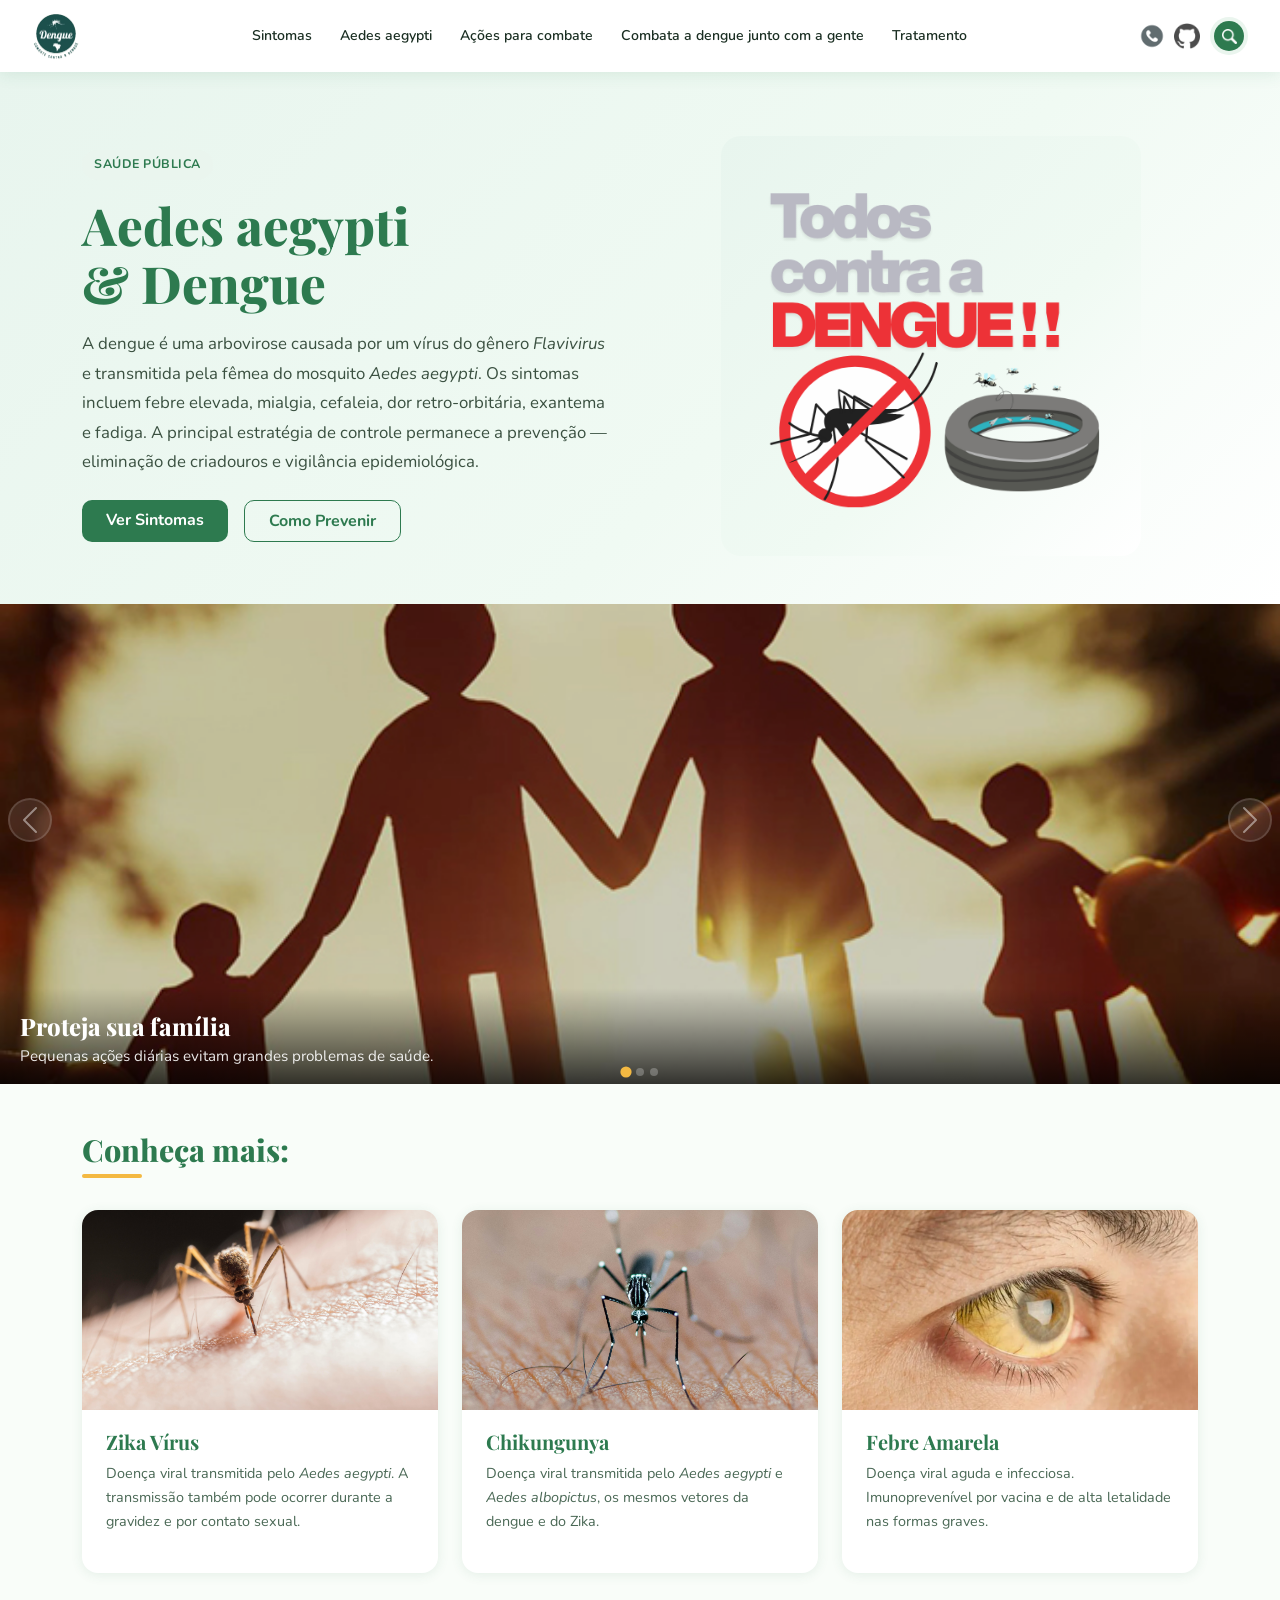
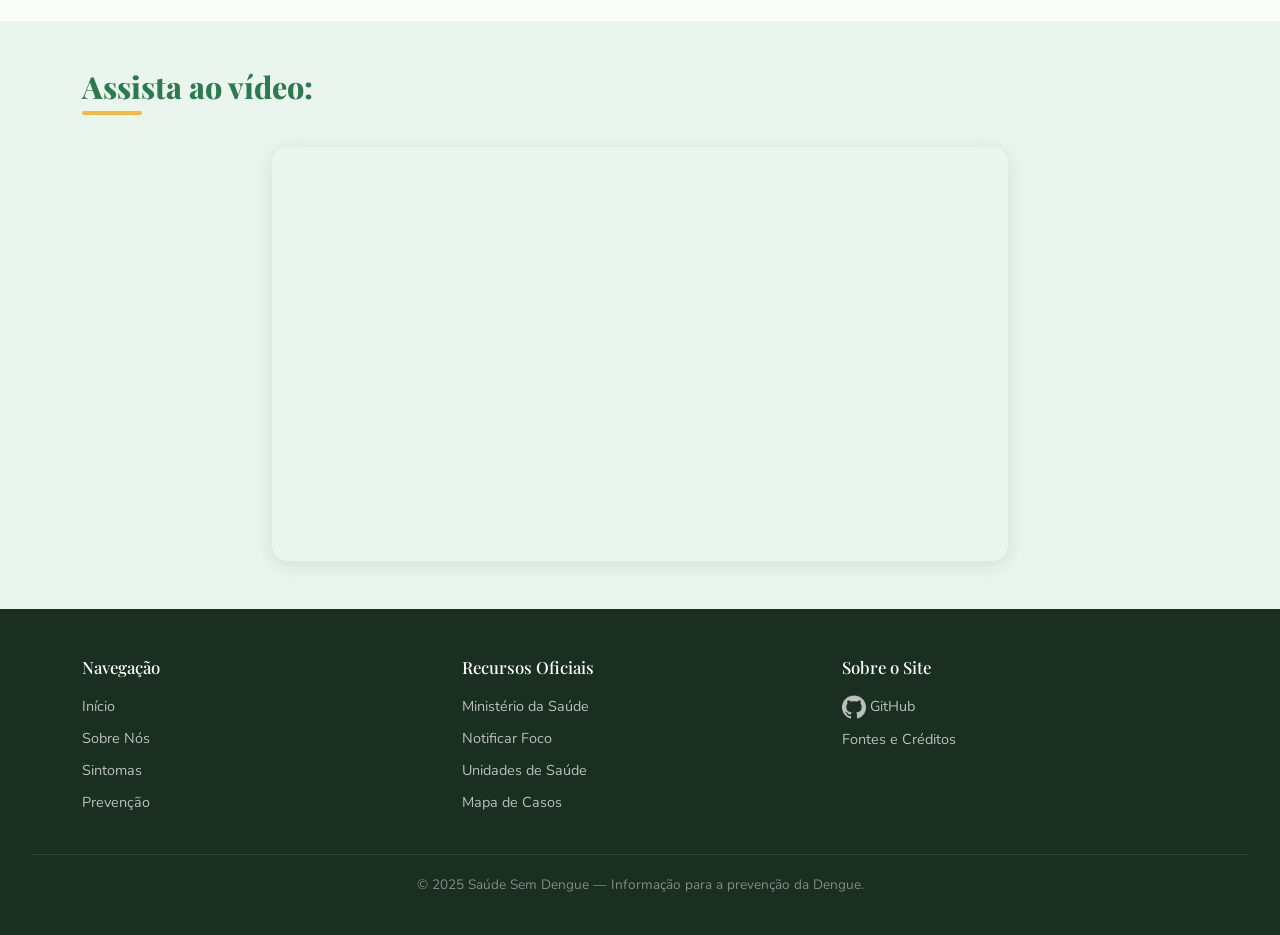
<file: index.html>
<!DOCTYPE html>
<html lang="pt-br">

<head>
    <meta charset="UTF-8">
    <meta name="viewport" content="width=device-width, initial-scale=1.0">
    <title>Saúde Sem Dengue</title>
    <link href="https://cdn.jsdelivr.net/npm/bootstrap@5.3.3/dist/css/bootstrap.min.css" rel="stylesheet">
    <link href="https://cdn.jsdelivr.net/npm/bootstrap-icons@1.11.3/font/bootstrap-icons.css" rel="stylesheet">
    <link href="https://fonts.googleapis.com/css2?family=Nunito:wght@400;600;700;800&family=Playfair+Display:wght@700;800&display=swap" rel="stylesheet">
    <link rel="shortcut icon" href="imagens/Logotipo_simples_para_produtos_orgânicos_verde_2_-removebg-preview.png" type="image/x-icon">
    <link rel="stylesheet" href="css/style.css">
</head>

<body>

    <header id="main-header">
        <div class="header-inner">

            <a href="index.html" class="header-logo">
                <img src="imagens/Logotipo_simples_para_produtos_orgânicos_verde_2_-removebg-preview.png" alt="Saúde Sem Dengue">
            </a>

            <nav class="header-nav" id="navbar">
                <a href="sintomas.html">Sintomas</a>
                <a href="aedes.html">Aedes aegypti</a>
                <a href="acoes.html">Ações para combate</a>
                <a href="combate.html">Combata a dengue junto com a gente</a>
                <a href="tratamento.html">Tratamento</a>
            </nav>

            <div class="header-actions">
                <a href="Equipe-fontes/index-sobre.html" title="Telefone"><img width="26" height="26" src="imagens/telefone.png" alt="Telefone"></a>
                <a href="https://github.com/Petrus2100" target="_blank" title="GitHub"><img width="26" height="26" src="imagens/github(1).png" alt="GitHub"></a>

                <form id="search-box" class="search-box" action="/search-results" method="get">
                    <input type="text" class="search-txt" name="q" id="search-txt" placeholder="Pesquisar...">
                    <button type="submit" class="search-btn" id="search-btn">
                        <img src="imagens/lupa.png" alt="Buscar">
                    </button>
                </form>
            </div>

            <div class="menu-toggle" id="menu-toggle">
                <span></span><span></span><span></span>
            </div>

        </div>
    </header>

    <section class="hero-section">
        <div class="container">
            <div class="row align-items-center g-5" id="introducao-content">
                <div class="col-lg-6">
                    <span class="badge-verde mb-3 d-inline-block">Saúde Pública</span>
                    <h1 class="mb-3">Aedes aegypti<br>& Dengue</h1>
                    <p>A dengue é uma arbovirose causada por um vírus do gênero <em>Flavivirus</em> e transmitida pela fêmea do mosquito <em>Aedes aegypti</em>. Os sintomas incluem febre elevada, mialgia, cefaleia, dor retro-orbitária, exantema e fadiga. A principal estratégia de controle permanece a prevenção — eliminação de criadouros e vigilância epidemiológica.</p>
                    <div class="d-flex gap-3 mt-4 flex-wrap">
                        <a href="sintomas.html" class="btn btn-success fw-700 px-4 py-2" style="font-family:'Nunito',sans-serif;font-weight:700;background:var(--verde);border:none;border-radius:10px;">Ver Sintomas</a>
                        <a href="acoes.html" class="btn btn-outline-success fw-700 px-4 py-2" style="font-family:'Nunito',sans-serif;font-weight:700;color:var(--verde);border-color:var(--verde);border-radius:10px;">Como Prevenir</a>
                    </div>
                </div>
                <div class="col-lg-6 text-center">
                    <img class="campain-photo" src="imagens/Todos contra a DENGUE.png" alt="Campanha Todos contra a Dengue">
                </div>
            </div>
        </div>
    </section>

    <section class="carousel-section" id="pagina">
        <div id="mainCarousel" class="carousel slide carousel-fade" data-bs-ride="carousel" data-bs-interval="4500">

            <div class="carousel-indicators">
                <button type="button" data-bs-target="#mainCarousel" data-bs-slide-to="0" class="active" aria-current="true" aria-label="Slide 1"></button>
                <button type="button" data-bs-target="#mainCarousel" data-bs-slide-to="1" aria-label="Slide 2"></button>
                <button type="button" data-bs-target="#mainCarousel" data-bs-slide-to="2" aria-label="Slide 3"></button>
            </div>

            <div class="carousel-inner">
                <div class="carousel-item active">
                    <img src="imagens/family.jpg" class="d-block w-100" alt="Dengue campanha 1">
                    <div class="carousel-caption">
                        <h5>Proteja sua família</h5>
                        <p>Pequenas ações diárias evitam grandes problemas de saúde.</p>
                    </div>
                </div>
                <div class="carousel-item">
                    <img src="imagens/2.jpg" class="d-block w-100" alt="Dengue campanha 2">
                    <div class="carousel-caption">
                        <h5>Elimine os focos</h5>
                        <p>Água parada é o principal criadouro do <em>Aedes aegypti</em>.</p>
                    </div>
                </div>
                <div class="carousel-item">
                    <img src="imagens/Captura de tela 2026-05-24 224736.png" class="d-block w-100" alt="Dengue campanha 3">
                    <div class="carousel-caption">
                        <h5>Juntos contra a dengue</h5>
                        <p>A prevenção é responsabilidade de toda a comunidade.</p>
                    </div>
                </div>
            </div>

            <button class="carousel-control-prev" type="button" data-bs-target="#mainCarousel" data-bs-slide="prev">
                <span class="carousel-control-prev-icon" aria-hidden="true"></span>
                <span class="visually-hidden">Anterior</span>
            </button>
            <button class="carousel-control-next" type="button" data-bs-target="#mainCarousel" data-bs-slide="next">
                <span class="carousel-control-next-icon" aria-hidden="true"></span>
                <span class="visually-hidden">Próximo</span>
            </button>
        </div>
    </section>

    <section class="py-5 px-3" id="cards-content">
        <div class="container">
            <h2 class="section-title">Conheça mais:</h2>
            <div class="row g-4">
                <div class="col-md-4">
                    <a href="arquivos aedes aegypti/zika-virus.html" class="pilar-card">
                        <img src="imagens/op-1.jpg" alt="Zika Vírus">
                        <div class="card-body">
                            <h4>Zika Vírus</h4>
                            <p>Doença viral transmitida pelo <em>Aedes aegypti</em>. A transmissão também pode ocorrer durante a gravidez e por contato sexual.</p>
                        </div>
                    </a>
                </div>
                <div class="col-md-4">
                    <a href="arquivos aedes aegypti/chikungunya.html" class="pilar-card">
                        <img src="imagens/pexels-saeed-saeed-84328029-32946369.jpg" alt="Chikungunya">
                        <div class="card-body">
                            <h4>Chikungunya</h4>
                            <p>Doença viral transmitida pelo <em>Aedes aegypti</em> e <em>Aedes albopictus</em>, os mesmos vetores da dengue e do Zika.</p>
                        </div>
                    </a>
                </div>
                <div class="col-md-4">
                    <a href="arquivos aedes aegypti/febre-amarela.html" class="pilar-card">
                        <img src="imagens/sintomas-febre-amarela.webp" alt="Febre Amarela">
                        <div class="card-body">
                            <h4>Febre Amarela</h4>
                            <p>Doença viral aguda e infecciosa. Imunoprevenível por vacina e de alta letalidade nas formas graves.</p>
                        </div>
                    </a>
                </div>
            </div>
        </div>
    </section>

    <section class="video-section py-5 px-3" id="video-content">
        <div class="container">
            <h2 class="section-title">Assista ao vídeo:</h2>
            <div class="row justify-content-center">
                <div class="col-lg-8">
                    <div class="video-wrapper">
                        <iframe src="https://www.youtube.com/embed/AyrO8Emk1Mo?si=pOmBbE4F-dvs5HCg"
                            title="Vídeo sobre dengue" allowfullscreen
                            allow="accelerometer; autoplay; clipboard-write; encrypted-media; gyroscope; picture-in-picture; web-share">
                        </iframe>
                    </div>
                </div>
            </div>
        </div>
    </section>

    <footer class="site-footer" id="footer-content">
        <div class="container">
            <div class="row g-4">
                <div class="col-sm-4">
                    <h4>Navegação</h4>
                    <ul>
                        <li><a href="index.html">Início</a></li>
                        <li><a href="Equipe-fontes/index-sobre.html">Sobre Nós</a></li>
                        <li><a href="sintomas.html">Sintomas</a></li>
                        <li><a href="acoes.html">Prevenção</a></li>
                    </ul>
                </div>
                <div class="col-sm-4">
                    <h4>Recursos Oficiais</h4>
                    <ul>
                        <li><a href="https://www.saude.gov.br/" target="_blank">Ministério da Saúde</a></li>
                        <li><a href="https://sp156.prefeitura.sp.gov.br/portal/servicos/informacao?servico=812" target="_blank">Notificar Foco</a></li>
                        <li><a href="https://buscasaude.prefeitura.sp.gov.br/" target="_blank">Unidades de Saúde</a></li>
                        <li><a href="http://tabnet.datasus.gov.br/cgi/tabcgi.exe?sinannet/cnv/denguebbr.def" target="_blank">Mapa de Casos</a></li>
                    </ul>
                </div>
                <div class="col-sm-4">
                    <h4>Sobre o Site</h4>
                    <ul>
                        <li>
                            <a href="https://github.com/Petrus2100" target="_blank">
                                <img class="footer-social-icon" width="24" height="24" src="imagens/github(1).png" alt="GitHub"> GitHub
                            </a>
                        </li>
                        <li><a href="Equipe-fontes/fontes.html" id="rodape-content">Fontes e Créditos</a></li>
                    </ul>
                </div>
            </div>
        </div>
        <div class="footer-bottom">
            <p>&copy; 2025 Saúde Sem Dengue — Informação para a prevenção da Dengue.</p>
        </div>
    </footer>

    <script src="https://cdn.jsdelivr.net/npm/bootstrap@5.3.3/dist/js/bootstrap.bundle.min.js"></script>
    <script src="script.js"></script>

</body>
</html>
</file>
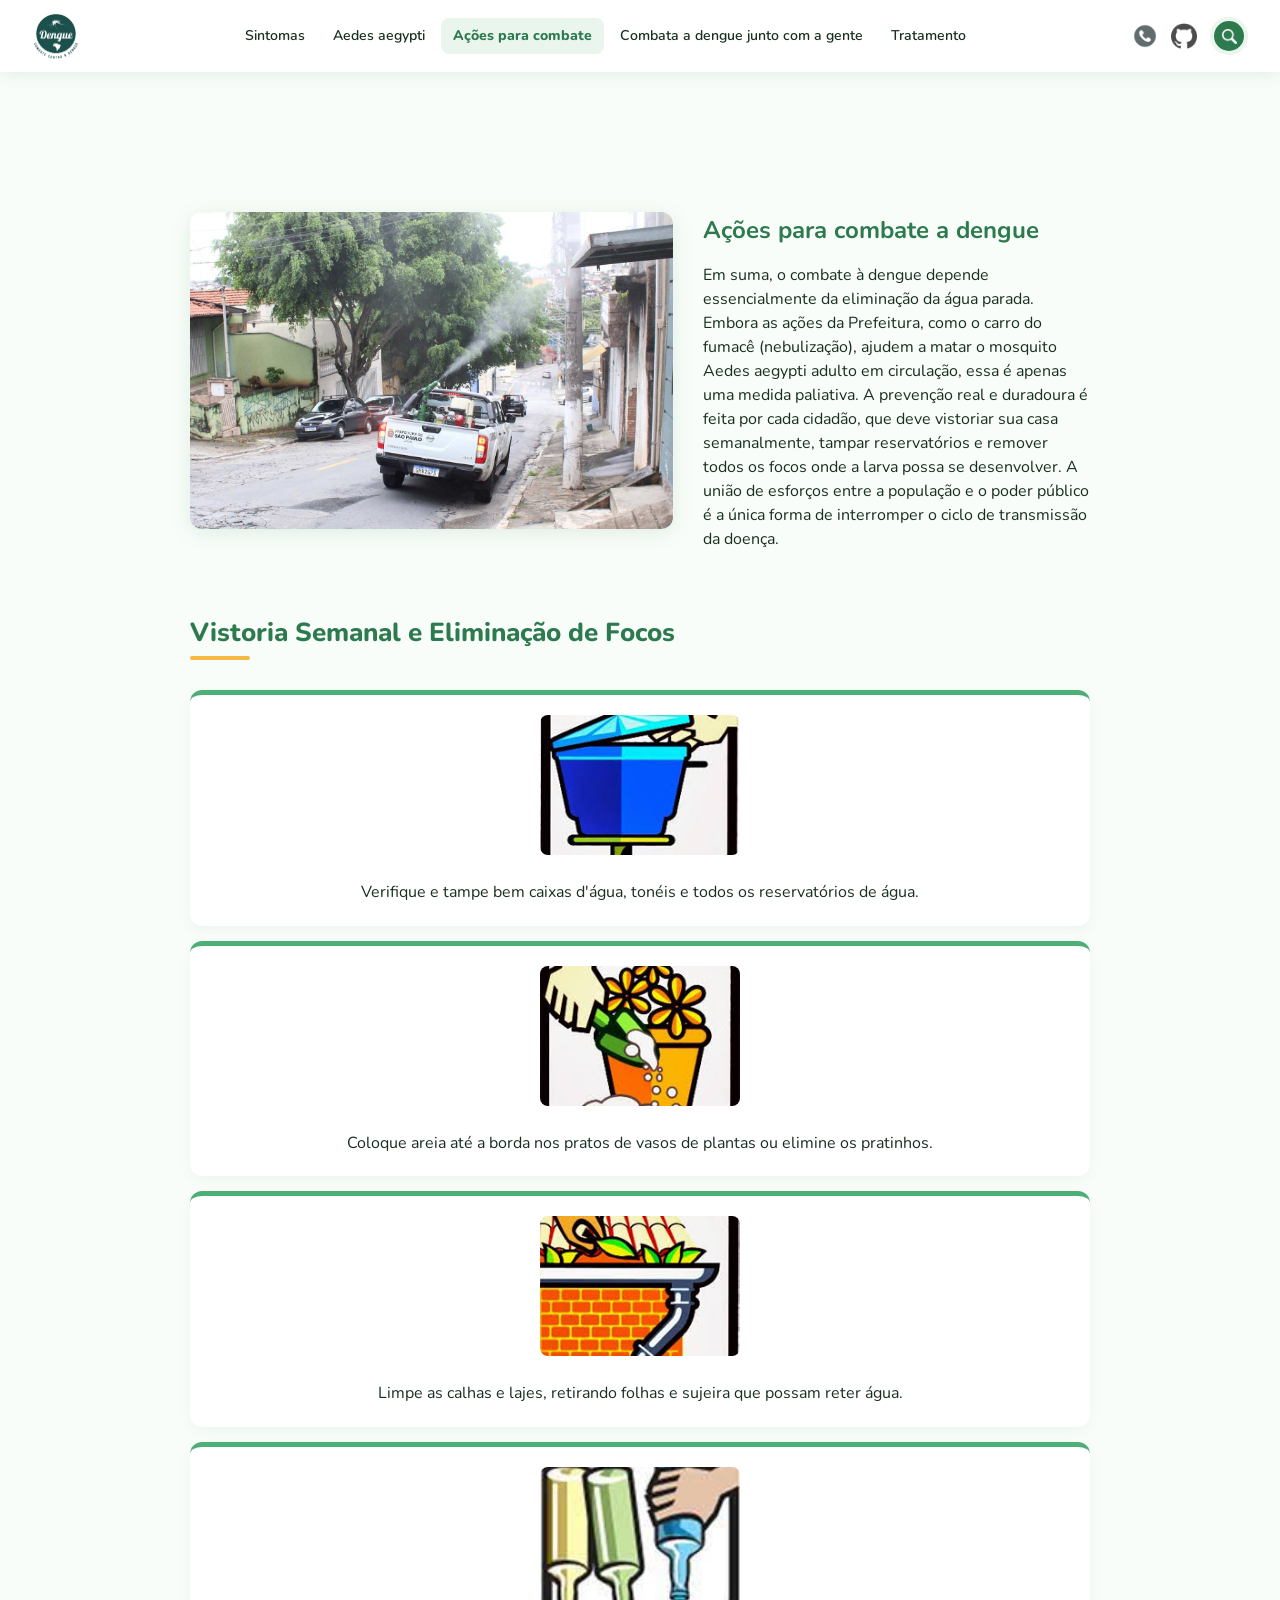
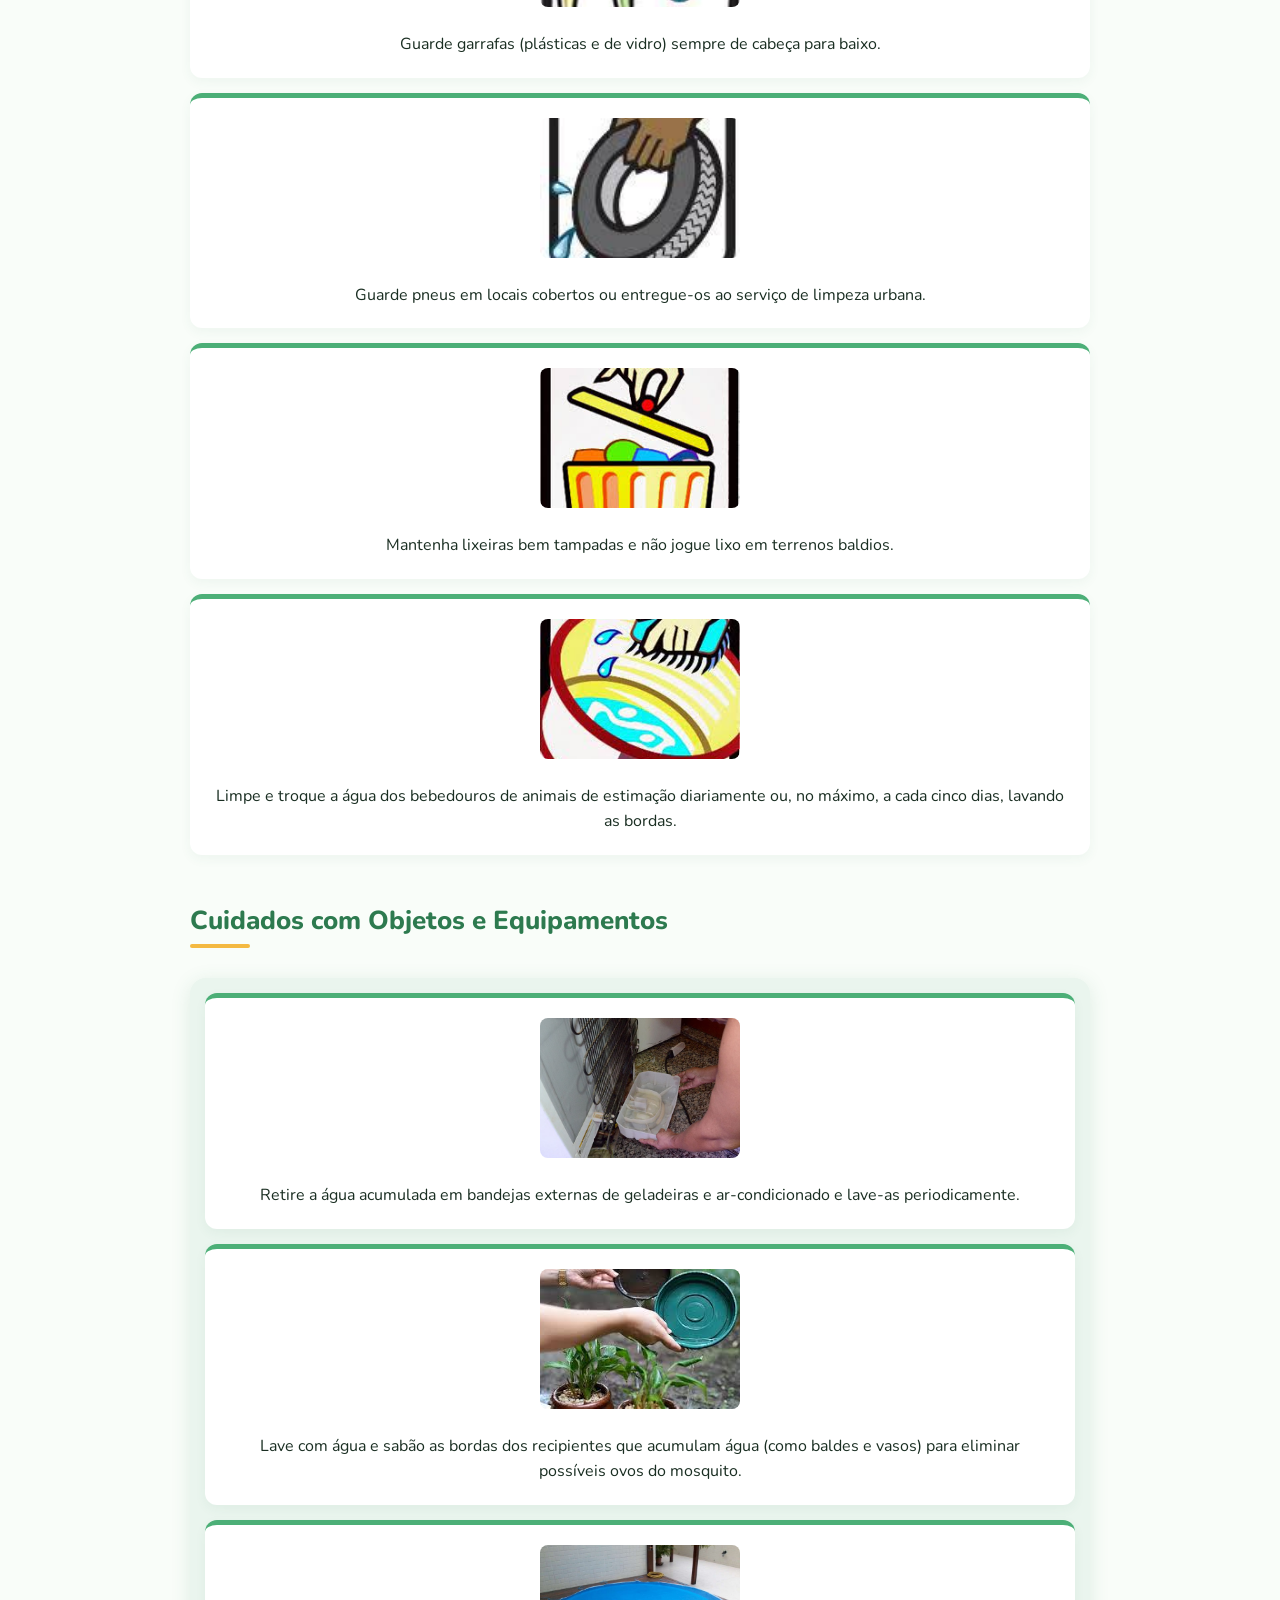
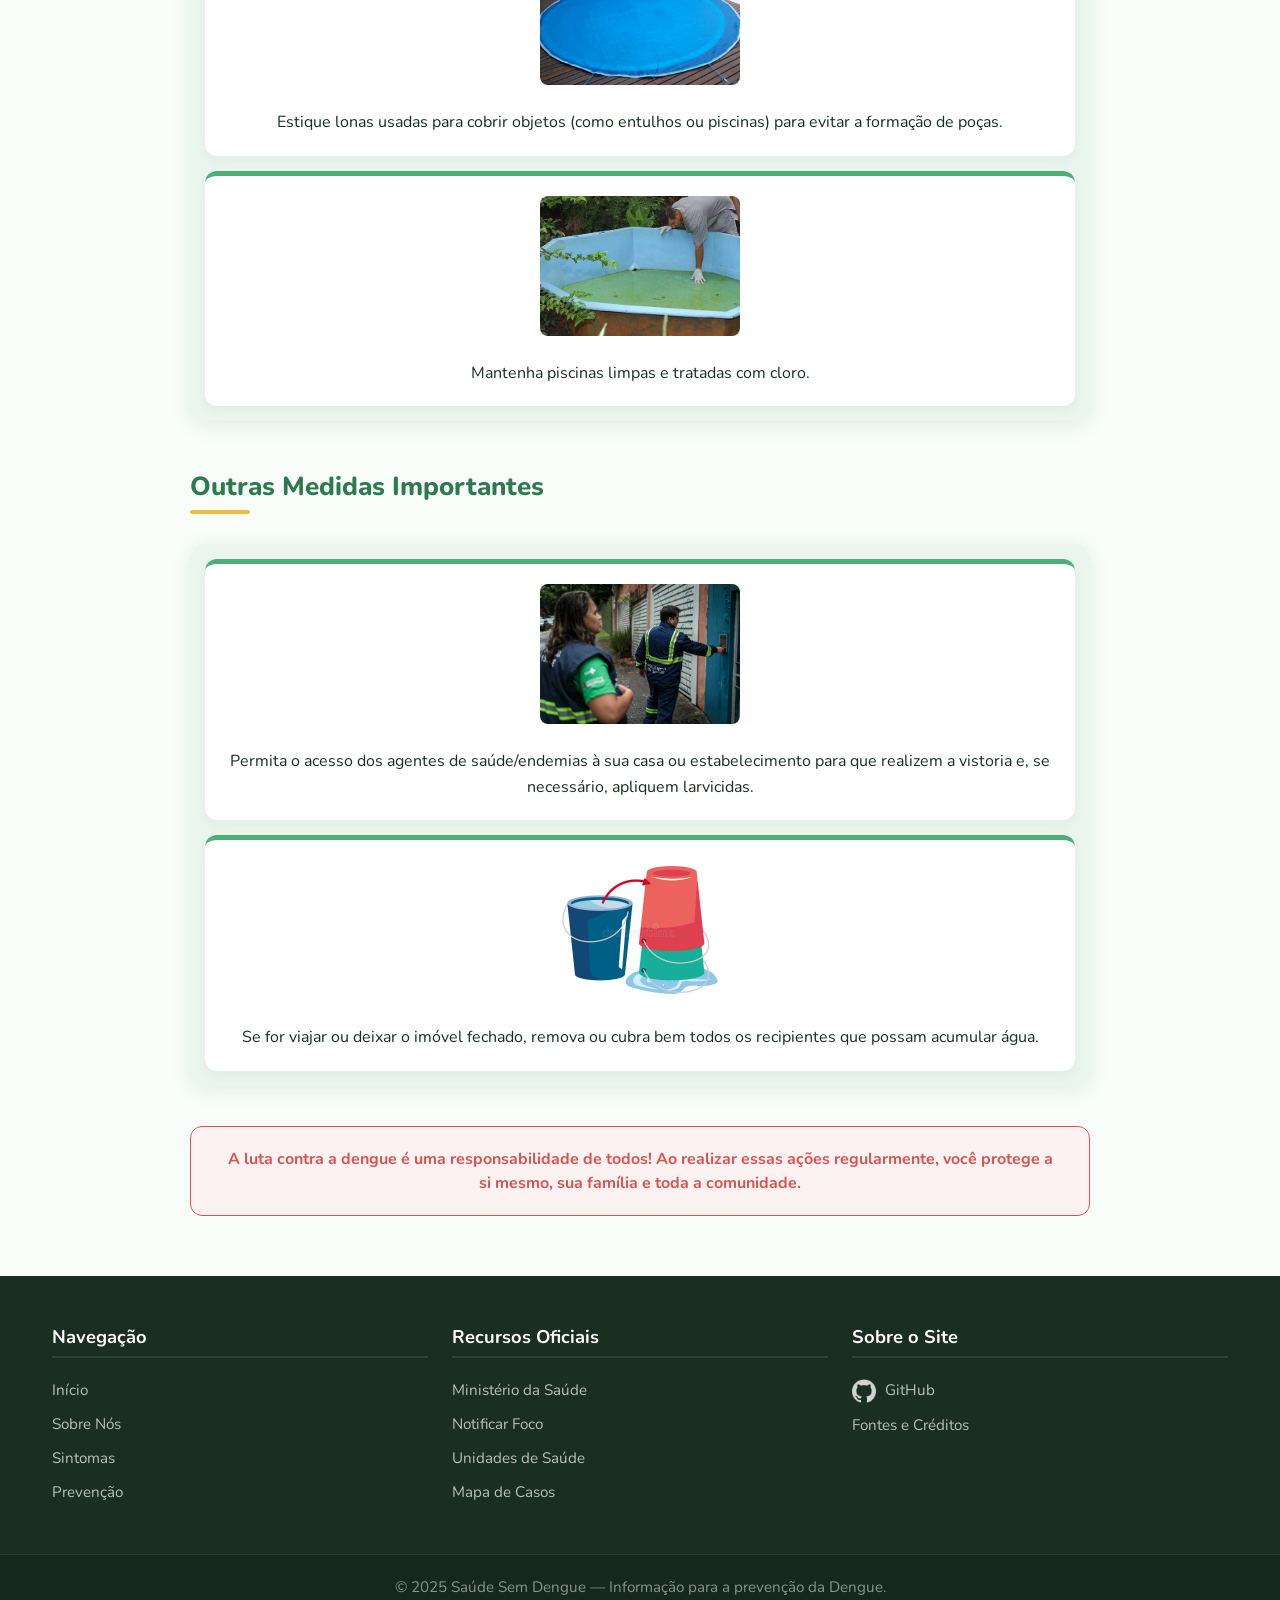
<file: acoes.html>
<!DOCTYPE html>
<html lang="pt-br">
<head>
    <meta charset="UTF-8">
    <meta name="viewport" content="width=device-width, initial-scale=1.0">
    <title>Dengue - Ações</title>
    <link href="https://cdn.jsdelivr.net/npm/bootstrap@5.3.3/dist/css/bootstrap.min.css" rel="stylesheet">
    <link href="https://cdn.jsdelivr.net/npm/bootstrap-icons@1.11.3/font/bootstrap-icons.css" rel="stylesheet">
    <link href="https://fonts.googleapis.com/css2?family=Nunito:wght@400;600;700;800&family=Playfair+Display:wght@700;800&display=swap" rel="stylesheet">
    <link rel="shortcut icon" href="imagens/Logotipo_simples_para_produtos_orgânicos_verde_2_-removebg-preview.png" type="image/x-icon">
    <link rel="stylesheet" href="css/style-acoes.css">
</head>
<body>
    <header id="main-header">
        <div class="header-inner">

            <a href="index.html" class="header-logo">
                <img src="imagens/Logotipo_simples_para_produtos_orgânicos_verde_2_-removebg-preview.png" alt="Saúde Sem Dengue">
            </a>

            <nav class="header-nav" id="navbar">
                <a href="sintomas.html">Sintomas</a>
                <a href="aedes.html">Aedes aegypti</a>
                <a href="acoes.html" class="active">Ações para combate</a>
                <a href="combate.html">Combata a dengue junto com a gente</a>
                <a href="tratamento.html">Tratamento</a>
            </nav>

            <div class="header-actions">
                <a href="Equipe-fontes/index-sobre.html" title="Telefone"><img width="26" height="26" src="imagens/telefone.png" alt="Telefone"></a>
                <a href="https://github.com/Petrus2100" target="_blank" title="GitHub"><img width="26" height="26" src="imagens/github(1).png" alt="GitHub"></a>

                <form id="search-box" class="search-box" action="/search-results" method="get">
                    <input type="text" class="search-txt" name="q" id="search-txt" placeholder="Pesquisar...">
                    <button type="submit" class="search-btn" id="search-btn">
                        <img src="imagens/lupa.png" alt="Buscar">
                    </button>
                </form>
            </div>

            <div class="menu-toggle" id="menu-toggle">
                <span></span><span></span><span></span>
            </div>

        </div>
    </header>

    <main>
        <div class="texto-foto">
            <img class="foto-referencia" src="imagens/fumace-dengue-sp.jpg" alt="Fumacê em SP">

            <div class="bloco-texto">
                <div class="title-text">Ações para combate a dengue</div>
                <p>Em suma, o combate à dengue depende essencialmente da eliminação da água parada. Embora as ações da
                    Prefeitura, como o carro do fumacê (nebulização), ajudem a matar o mosquito Aedes aegypti adulto em
                    circulação, essa é apenas uma medida paliativa. A prevenção real e duradoura é feita por cada
                    cidadão, que deve vistoriar sua casa semanalmente, tampar reservatórios e remover todos os focos
                    onde a larva possa se desenvolver. A união de esforços entre a população e o poder público é a única
                    forma de interromper o ciclo de transmissão da doença.</p>
            </div>
        </div>

        <h2 class="text-title">Vistoria Semanal e Eliminação de Focos</h2>

        <div class="container-linhas-acoes">
            <div class="bloco-acao">
                <img src="imagens/caixa dagua.jpeg" alt="Caixa d'água">
                <p>Verifique e tampe bem caixas d'água, tonéis e todos os reservatórios de água.</p>
            </div>

            <div class="bloco-acao invertido">
                <img src="imagens/areia.jpeg" alt="Prato com areia">
                <p>Coloque areia até a borda nos pratos de vasos de plantas ou elimine os pratinhos.</p>
            </div>

            <div class="bloco-acao">
                <img src="imagens/calha.jpeg" alt="Calha limpa">
                <p>Limpe as calhas e lajes, retirando folhas e sujeira que possam reter água.</p>
            </div>

            <div class="bloco-acao invertido">
                <img src="imagens/garrafa.jpeg" alt="Garrafas invertidas">
                <p>Guarde garrafas (plásticas e de vidro) sempre de cabeça para baixo.</p>
            </div>

            <div class="bloco-acao">
                <img src="imagens/pneu.jpeg" alt="Pneus cobertos">
                <p>Guarde pneus em locais cobertos ou entregue-os ao serviço de limpeza urbana.</p>
            </div>

            <div class="bloco-acao invertido">
                <img src="imagens/lixo.jpeg" alt="Lixeira fechada">
                <p>Mantenha lixeiras bem tampadas e não jogue lixo em terrenos baldios.</p>
            </div>

            <div class="bloco-acao">
                <img src="imagens/limpeza.jpeg" alt="Limpeza de bebedouro">
                <p>Limpe e troque a água dos bebedouros de animais de estimação diariamente ou, no máximo, a cada cinco dias, lavando as bordas.</p>
            </div>
        </div>

        <h2 class="text-title-two">Cuidados com Objetos e Equipamentos</h2>

        <div class="container-linhas-acoes fundo-azul">
            <div class="bloco-acao">
                <img src="imagens/bandeja.jpg" alt="Bandeja de geladeira">
                <p>Retire a água acumulada em bandejas externas de geladeiras e ar-condicionado e lave-as periodicamente.</p>
            </div>

            <div class="bloco-acao invertido">
                <img src="imagens/lavagem.jpeg" alt="Lavagem de recipientes">
                <p>Lave com água e sabão as bordas dos recipientes que acumulam água (como baldes e vasos) para eliminar possíveis ovos do mosquito.</p>
            </div>

            <div class="bloco-acao">
                <img src="imagens/lona.jpg" alt="Lona esticada">
                <p>Estique lonas usadas para cobrir objetos (como entulhos ou piscinas) para evitar a formação de poças.</p>
            </div>

            <div class="bloco-acao invertido">
                <img src="imagens/picina.jpg" alt="Piscina tratada">
                <p>Mantenha piscinas limpas e tratadas com cloro.</p>
            </div>
        </div>

        <h2 class="text-title">Outras Medidas Importantes</h2>

        <div class="container-linhas-acoes fundo-azul">
             <div class="bloco-acao"> 
                <img src="imagens/agente 47.jpg" alt="Agente de saúde">
                <p>Permita o acesso dos agentes de saúde/endemias à sua casa ou estabelecimento para que realizem a vistoria e, se necessário, apliquem larvicidas.</p>
            </div>

            <div class="bloco-acao invertido">
                <img src="imagens/prevenção.webp" alt="Casa fechada protegida">
                <p>Se for viajar ou deixar o imóvel fechado, remova ou cubra bem todos os recipientes que possam acumular água.</p>
            </div>
        </div>
        
        <div>
            <p class="alerta-final">A luta contra a dengue é uma responsabilidade de todos! Ao realizar essas ações regularmente, você protege a si mesmo, sua família e toda a comunidade.</p>
        </div>
    </main>

    <footer class="site-footer" id="footer-content">
        <div class="container">
            <div class="row g-4">
                <div class="col-sm-4">
                    <h4>Navegação</h4>
                    <ul>
                        <li><a href="index.html">Início</a></li>
                        <li><a href="Equipe-fontes/index-sobre.html">Sobre Nós</a></li>
                        <li><a href="sintomas.html">Sintomas</a></li>
                        <li><a href="acoes.html">Prevenção</a></li>
                    </ul>
                </div>
                <div class="col-sm-4">
                    <h4>Recursos Oficiais</h4>
                    <ul>
                        <li><a href="https://www.saude.gov.br/" target="_blank">Ministério da Saúde</a></li>
                        <li><a href="https://sp156.prefeitura.sp.gov.br/portal/servicos/informacao?servico=812" target="_blank">Notificar Foco</a></li>
                        <li><a href="https://buscasaude.prefeitura.sp.gov.br/" target="_blank">Unidades de Saúde</a></li>
                        <li><a href="http://tabnet.datasus.gov.br/cgi/tabcgi.exe?sinannet/cnv/denguebbr.def" target="_blank">Mapa de Casos</a></li>
                    </ul>
                </div>
                <div class="col-sm-4">
                    <h4>Sobre o Site</h4>
                    <ul>
                        <li>
                            <a href="https://github.com/Petrus2100" target="_blank">
                                <img class="footer-social-icon" width="24" height="24" src="imagens/github(1).png" alt="GitHub"> GitHub
                            </a>
                        </li>
                        <li><a href="Equipe-fontes/fontes.html" id="rodape-content">Fontes e Créditos</a></li>
                    </ul>
                </div>
            </div>
        </div>
        <div class="footer-bottom">
            <p>&copy; 2025 Saúde Sem Dengue — Informação para a prevenção da Dengue.</p>
        </div>
    </footer>

    <script src="script.js"></script>
</body>
</html>
</file>
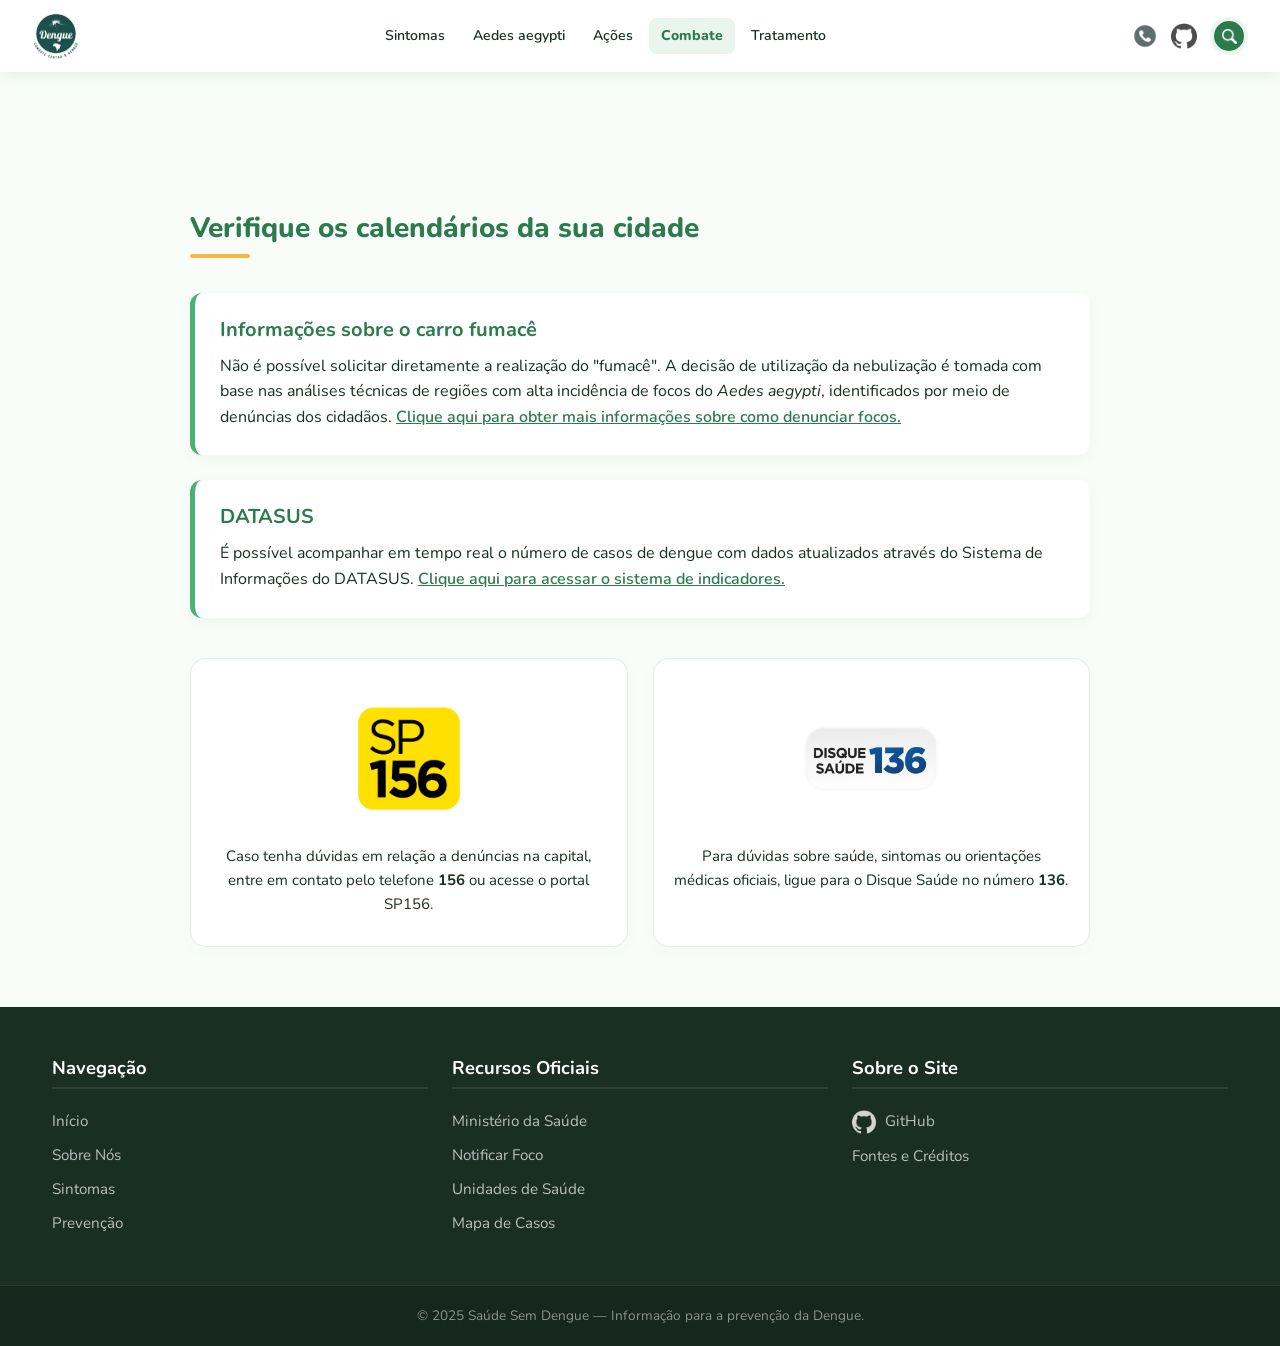
<file: combate.html>
<!DOCTYPE html>
<html lang="pt-br">
<head>
    <meta charset="UTF-8">
    <meta name="viewport" content="width=device-width, initial-scale=1.0">
    <title>Saúde Sem Dengue - Combate</title>
    <link href="https://cdn.jsdelivr.net/npm/bootstrap@5.3.3/dist/css/bootstrap.min.css" rel="stylesheet">
    <link href="https://cdn.jsdelivr.net/npm/bootstrap-icons@1.11.3/font/bootstrap-icons.css" rel="stylesheet">
    <link href="https://fonts.googleapis.com/css2?family=Nunito:wght@400;500;600;700;800&display=swap" rel="stylesheet">
    <link rel="shortcut icon" href="imagens/Logotipo_simples_para_produtos_orgânicos_verde_2_-removebg-preview.png" type="image/x-icon">
    <link rel="stylesheet" href="css/style-combate.css">
</head>
<body>

    <header id="main-header">
        <div class="header-inner">
            <a href="index.html" class="header-logo">
                <img src="imagens/Logotipo_simples_para_produtos_orgânicos_verde_2_-removebg-preview.png" alt="Saúde Sem Dengue">
            </a>

            <nav class="header-nav" id="navbar">
                <a href="sintomas.html">Sintomas</a>
                <a href="aedes.html">Aedes aegypti</a>
                <a href="acoes.html">Ações</a>
                <a href="combate.html" class="active">Combate</a>
                <a href="tratamento.html">Tratamento</a>
            </nav>

            <div class="header-actions">
                <a href="Equipe-fontes/index-sobre.html" title="Telefone"><img width="26" height="26" src="imagens/telefone.png" alt="Telefone"></a>
                <a href="https://github.com/Petrus2100" target="_blank" title="GitHub"><img width="26" height="26" src="imagens/github(1).png" alt="GitHub"></a>

                <form id="search-box" class="search-box" action="/search-results" method="get">
                    <input type="text" class="search-txt" name="q" id="search-txt" placeholder="Pesquisar...">
                    <button type="submit" class="search-btn" id="search-btn">
                        <img src="imagens/lupa.png" alt="Buscar">
                    </button>
                </form>
            </div>

            <div class="menu-toggle" id="menu-toggle">
                <span></span><span></span><span></span>
            </div>
        </div>
    </header>

    <main>
        <div class="container-principal">
            <h1 class="first-title" id="calendario-content">Verifique os calendários da sua cidade</h1>

            <div class="info-bloco" id="fumace-content">
                <h2>Informações sobre o carro fumacê</h2>
                <p>Não é possível solicitar diretamente a realização do "fumacê". A decisão de utilização da nebulização é tomada com base nas análises técnicas de regiões com alta incidência de focos do <em>Aedes aegypti</em>, identificados por meio de denúncias dos cidadãos. <a href="https://sp156.prefeitura.sp.gov.br/portal/servicos/informacao?servico=812" target="_blank">Clique aqui para obter mais informações sobre como denunciar focos.</a></p>
            </div>

            <div class="info-bloco" id="data-content">
                <h2>DATASUS</h2>
                <p>É possível acompanhar em tempo real o número de casos de dengue com dados atualizados através do Sistema de Informações do DATASUS. <a href="http://tabnet.datasus.gov.br/cgi/tabcgi.exe?sinannet/cnv/denguebbr.def" target="_blank">Clique aqui para acessar o sistema de indicadores.</a></p>
            </div>

            <div class="icones-duvidas" id="notificar-content">
                <div class="icon-item">
                    <a href="https://sp156.prefeitura.sp.gov.br/portal" target="_blank">
                        <div class="img-container">
                            <img src="imagens/logo156.png" alt="Logo SP156">
                        </div>
                        <p>Caso tenha dúvidas em relação a denúncias na capital, entre em contato pelo telefone <strong>156</strong> ou acesse o portal SP156.</p>
                    </a>
                </div>
                
                <div class="icon-item">
                    <a href="https://www.gov.br/saude/pt-br" target="_blank">
                        <div class="img-container">
                            <img src="imagens/DISQUE-SAUDE.png" alt="Disque Saúde 136">
                        </div>
                        <p>Para dúvidas sobre saúde, sintomas ou orientações médicas oficiais, ligue para o Disque Saúde no número <strong>136</strong>.</p>
                    </a>
                </div>
            </div>
        </div>
    </main>

    <footer class="site-footer" id="footer-content">
        <div class="container">
            <div class="row g-4">
                <div class="col-sm-4">
                    <h4>Navegação</h4>
                    <ul>
                        <li><a href="index.html">Início</a></li>
                        <li><a href="Equipe-fontes/index-sobre.html">Sobre Nós</a></li>
                        <li><a href="sintomas.html">Sintomas</a></li>
                        <li><a href="acoes.html">Prevenção</a></li>
                    </ul>
                </div>
                <div class="col-sm-4">
                    <h4>Recursos Oficiais</h4>
                    <ul>
                        <li><a href="https://www.saude.gov.br/" target="_blank">Ministério da Saúde</a></li>
                        <li><a href="https://sp156.prefeitura.sp.gov.br/portal/servicos/informacao?servico=812" target="_blank">Notificar Foco</a></li>
                        <li><a href="https://buscasaude.prefeitura.sp.gov.br/" target="_blank">Unidades de Saúde</a></li>
                        <li><a href="http://tabnet.datasus.gov.br/cgi/tabcgi.exe?sinannet/cnv/denguebbr.def" target="_blank">Mapa de Casos</a></li>
                    </ul>
                </div>
                <div class="col-sm-4">
                    <h4>Sobre o Site</h4>
                    <ul>
                        <li>
                            <a href="https://github.com/Petrus2100" target="_blank">
                                <img class="footer-social-icon" width="24" height="24" src="imagens/github(1).png" alt="GitHub"> GitHub
                            </a>
                        </td>
                        <li><a href="Equipe-fontes/fontes.html" id="rodape-content">Fontes e Créditos</a></li>
                    </ul>
                </div>
            </div>
        </div>
        <div class="footer-bottom">
            <p>&copy; 2025 Saúde Sem Dengue — Informação para a prevenção da Dengue.</p>
        </div>
    </footer>

    <script src="script.js"></script>
</body>
</html>
</file>
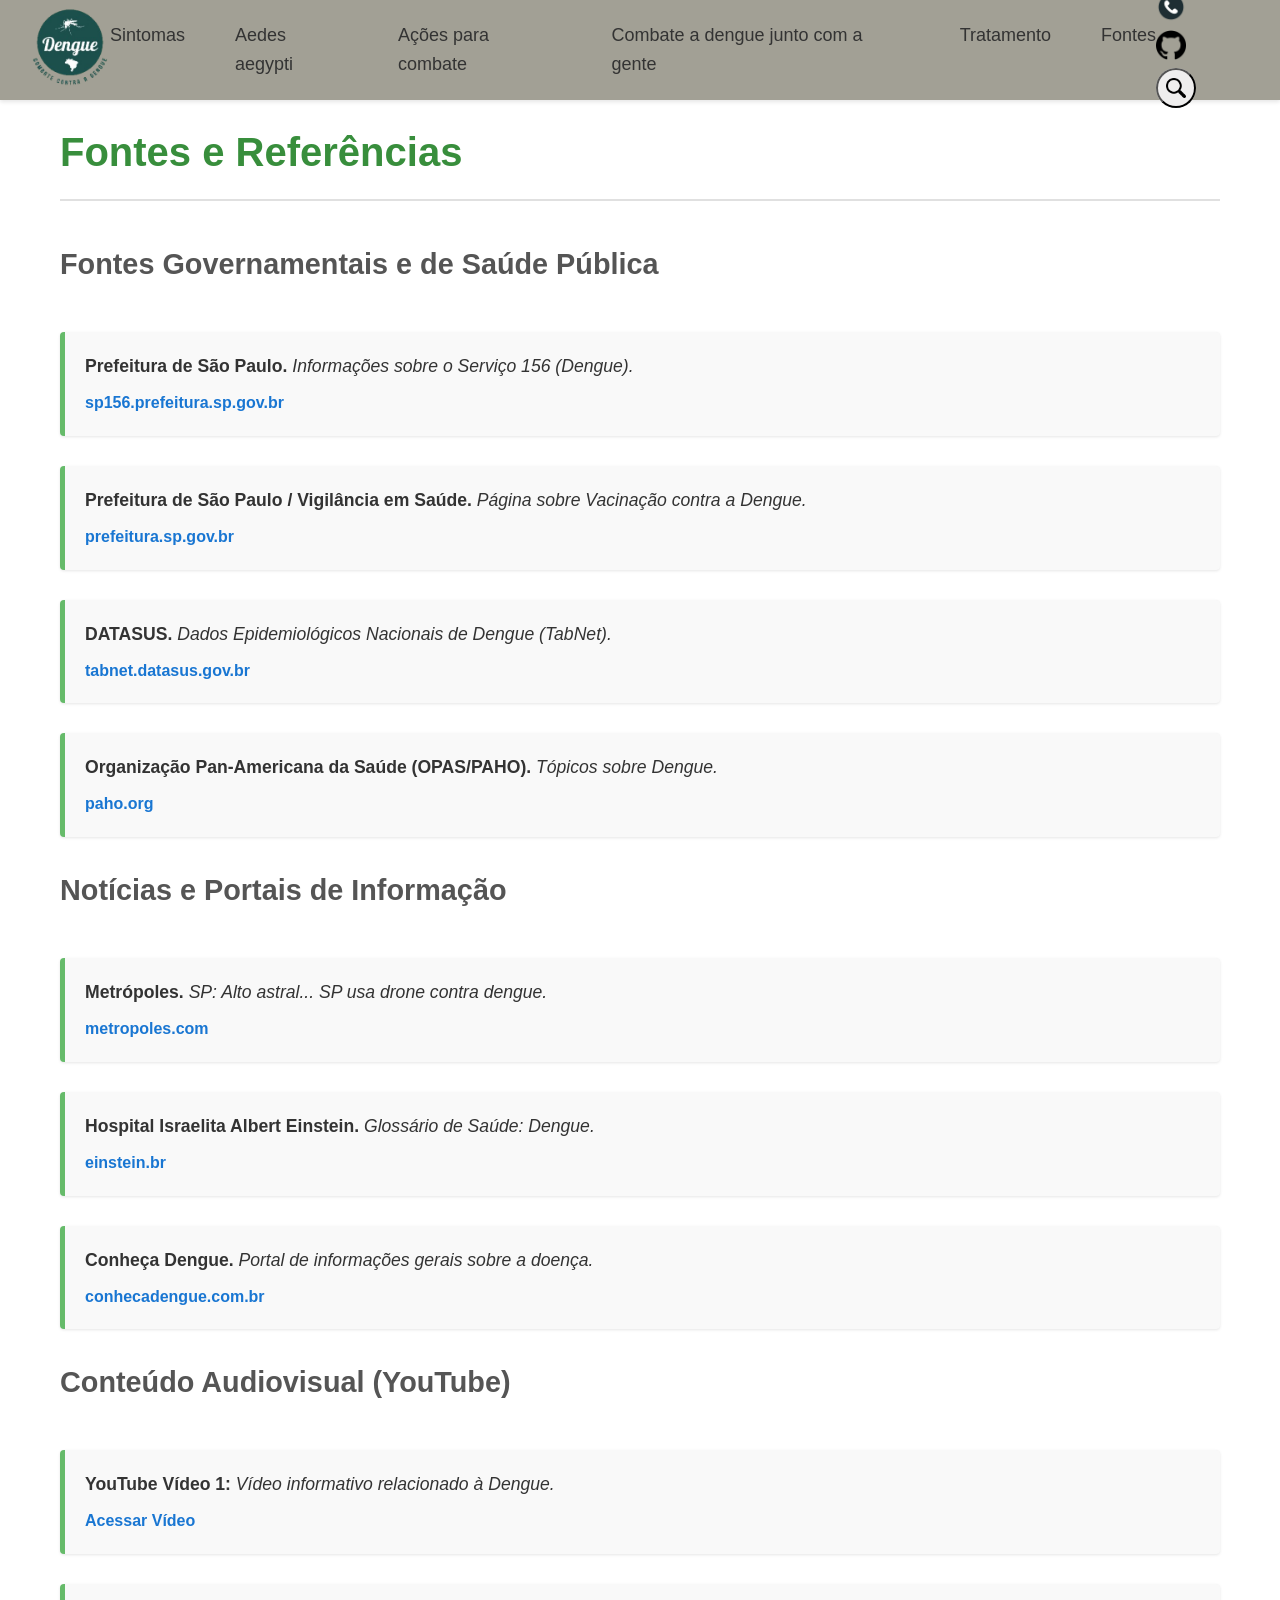
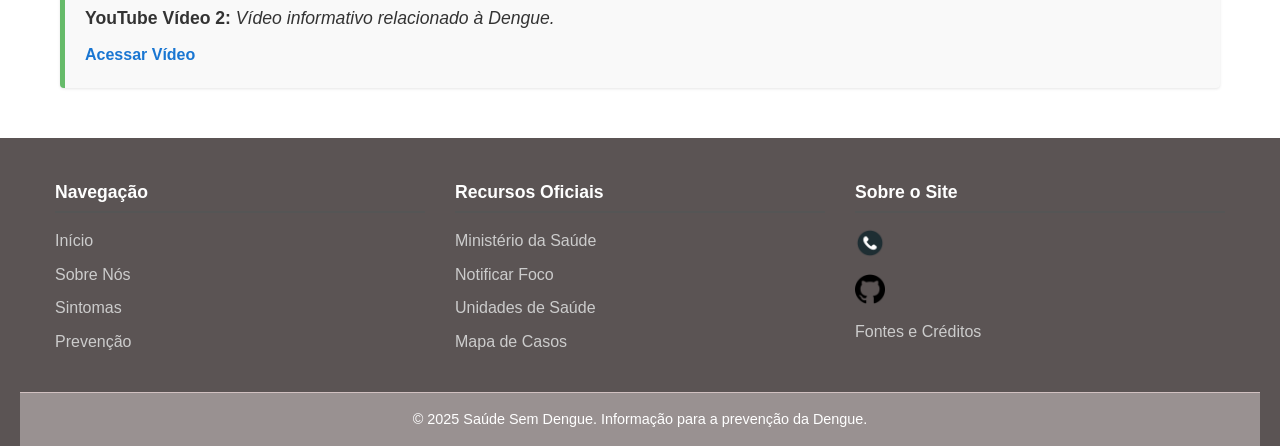
<file: fontes.html>
<!DOCTYPE html>
<html lang="pt-br">
<head>
    <meta charset="UTF-8">
    <meta name="viewport" content="width=device-width, initial-scale=1.0">
    <title>Fontes de Referência | Combate Dengue</title>
    <link rel="stylesheet" href="css/style-fontes.css"> 

</head>
<body>
    <header id="main-header">
        <div class="icon">
            <a href="index.html">
                <img id="header-icon"
                    src="imagens/Logotipo_simples_para_produtos_orgânicos_verde_2_-removebg-preview.png"
                    alt="Ícone da pagina">
            </a>
        </div>

        <nav class="navbar" id="navbar">
            <a href="sintomas.html">Sintomas</a>
            <a href="aedes.html">Aedes aegypti</a>
            <a href="acoes.html">Ações para combate</a>
            <a href="combate.html">Combate a dengue junto com a gente</a>
            <a href="tratamento.html">Tratamento</a>
            <a href="fontes.html">Fontes</a> </nav>

        <div class="ico-contact">
            <a href="" rel="_blank"><img width="30" height="30" src="imagens/telefone.png" /></a>
            <a href="https://github.com/Petrus2100" rel="_blank"><img width="30" height="30"
                    src="imagens/github(1).png" /></a>
               <form id="search-box" class="search-box" action="/search-results" method="get">
                    <input type="text" class="search-txt" name="q" id="search-txt" placeholder="Pesquisar">
                    <button type="submit" class="search-btn" id="search-btn">
                        <img height="20" width="20" src="imagens/lupa.png" alt="Pesquisar">
                    </button>
            </form>
        </div>

        <div class="menu-toggle" id="menu-toggle">
            <span></span>
            <span></span>
            <span></span>
        </div>
    </header>

    <main class="sources-container">
        <h1>Fontes e Referências</h1>

        <section class="source-list">
            
            <h2>Fontes Governamentais e de Saúde Pública</h2>
            
            <div class="source-item">
                <p><strong>Prefeitura de São Paulo.</strong> <em>Informações sobre o Serviço 156 (Dengue).</em></p>
                <a href="https://sp156.prefeitura.sp.gov.br/portal/servicos/informacao?servico=812" target="_blank">sp156.prefeitura.sp.gov.br</a>
            </div>
            
            <div class="source-item">
                <p><strong>Prefeitura de São Paulo / Vigilância em Saúde.</strong> <em>Página sobre Vacinação contra a Dengue.</em></p>
                <a href="https://prefeitura.sp.gov.br/web/saude/w/vigilancia_em_saude/vacinacao/363984" target="_blank">prefeitura.sp.gov.br</a>
            </div>

            <div class="source-item">
                <p><strong>DATASUS.</strong> <em>Dados Epidemiológicos Nacionais de Dengue (TabNet).</em></p>
                <a href="http://tabnet.datasus.gov.br/cgi/tabcgi.exe?sinannet/cnv/denguebbr.def" target="_blank">tabnet.datasus.gov.br</a>
            </div>
            
            <div class="source-item">
                <p><strong>Organização Pan-Americana da Saúde (OPAS/PAHO).</strong> <em>Tópicos sobre Dengue.</em></p>
                <a href="https://www.paho.org/pt/topicos/dengue" target="_blank">paho.org</a>
            </div>

            <h2>Notícias e Portais de Informação</h2>
            
            <div class="source-item">
                <p><strong>Metrópoles.</strong> <em>SP: Alto astral... SP usa drone contra dengue.</em></p>
                <a href="https://www.metropoles.com/conteudo-especial/sp-alto-astral-de-forma-inedita-no-pais-sp-usa-drone-contra-dengue" target="_blank">metropoles.com</a>
            </div>
            
            <div class="source-item">
                <p><strong>Hospital Israelita Albert Einstein.</strong> <em>Glossário de Saúde: Dengue.</em></p>
                <a href="https://www.einstein.br/n/glossario-de-saude/dengue" target="_blank">einstein.br</a>
            </div>
            
            <div class="source-item">
                <p><strong>Conheça Dengue.</strong> <em>Portal de informações gerais sobre a doença.</em></p>
                <a href="https://conhecadengue.com.br/" target="_blank">conhecadengue.com.br</a>
            </div>
            
            <h2>Conteúdo Audiovisual (YouTube)</h2>
            
            <div class="source-item">
                <p><strong>YouTube Vídeo 1:</strong> <em>Vídeo informativo relacionado à Dengue.</em></p>
                <a href="https://www.youtube.com/watch?v=AyrO8Emk1Mo&t=7s" target="_blank">Acessar Vídeo</a>
            </div>
            
            <div class="source-item">
                <p><strong>YouTube Vídeo 2:</strong> <em>Vídeo informativo relacionado à Dengue.</em></p>
                <a href="https://www.youtube.com/watch?v=8_K26btEgKY" target="_blank">Acessar Vídeo</a>
            </div>
            
        </section>
        
    </main>

    
    <footer class="site-footer">
        <div class="footer-container">

            <div class="footer-column navigation">
                <h4>Navegação</h4>
                <ul>
                    <li><a href="index.html">Início</a></li>
                    <li><a href="Equipe-fontes/index-sobre.html">Sobre Nós</a></li>
                    <li><a href="sintomas.html">Sintomas</a></li>
                    <li><a href="acoes.html">Prevenção</a></li>
                </ul>
            </div>

            <div class="footer-column resources">
                <h4>Recursos Oficiais</h4>
                <ul>
                    <li><a href="https://www.saude.gov.br/" target="_blank">Ministério da Saúde</a></li>
                    <li><a href="https://sp156.prefeitura.sp.gov.br/portal/servicos/informacao?servico=812" target="_blank">Notificar Foco</a></li>
                    <li><a href="https://buscasaude.prefeitura.sp.gov.br/" target="_blank">Unidades de Saúde</a></li>
                    <li><a href="http://tabnet.datasus.gov.br/cgi/tabcgi.exe?sinannet/cnv/denguebbr.def" target="_blank">Mapa de Casos</a></li>
                </ul>
            </div>

            <div class="footer-column legal">
                <h4>Sobre o Site</h4>
                <ul>
                    <li><a href="" rel="_blank"><img width="30" height="30" src="imagens/telefone.png" /></a></li>
                    <li> <a href="https://github.com/Petrus2100" rel="_blank"><img width="30" height="30"
                                src="imagens/github(1).png" /></a></li>
                    <li><a href="fontes.html">Fontes e Créditos</a></li>
                </ul>
            </div>
        </div>

        <div class="footer-bottom">
            <p>&copy; 2025 Saúde Sem Dengue. Informação para a prevenção da Dengue.</p>
        </div>
    </footer>


    <script src="script.js"></script>
</body>
</html>
</file>
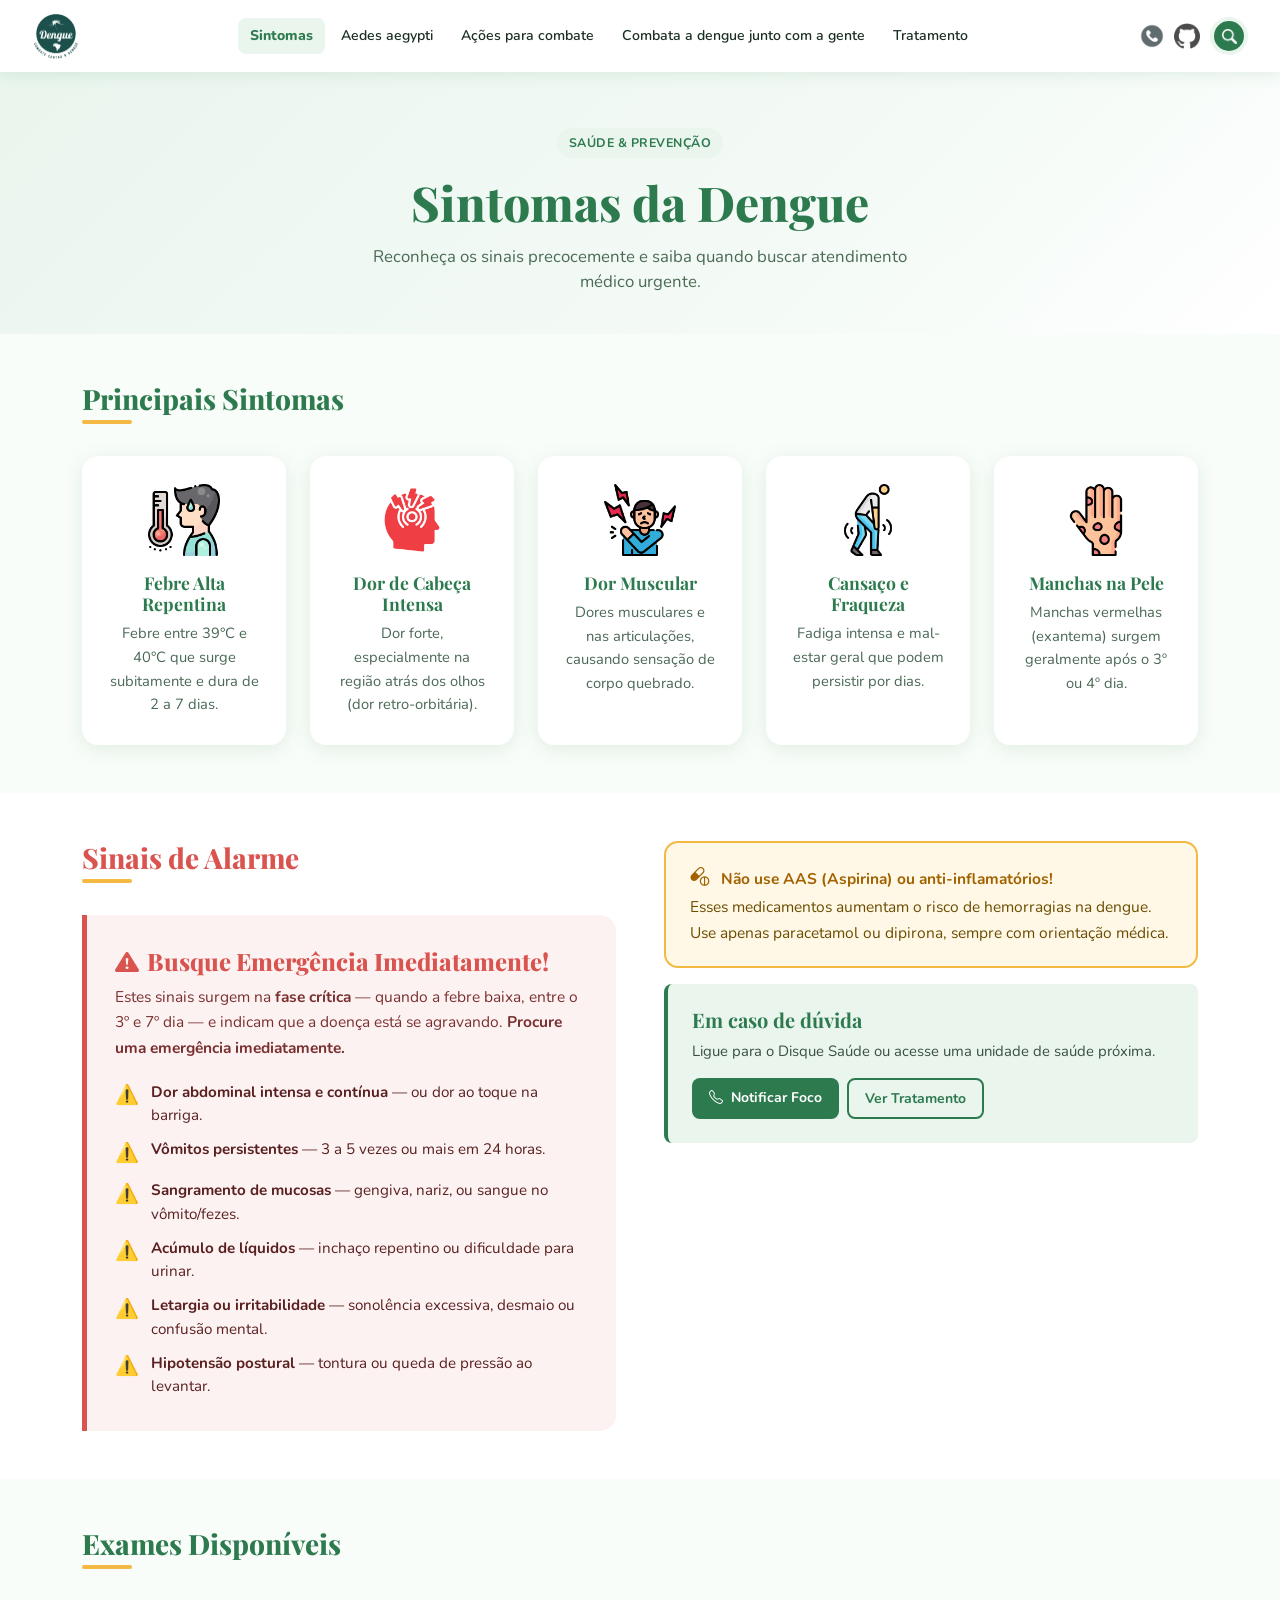
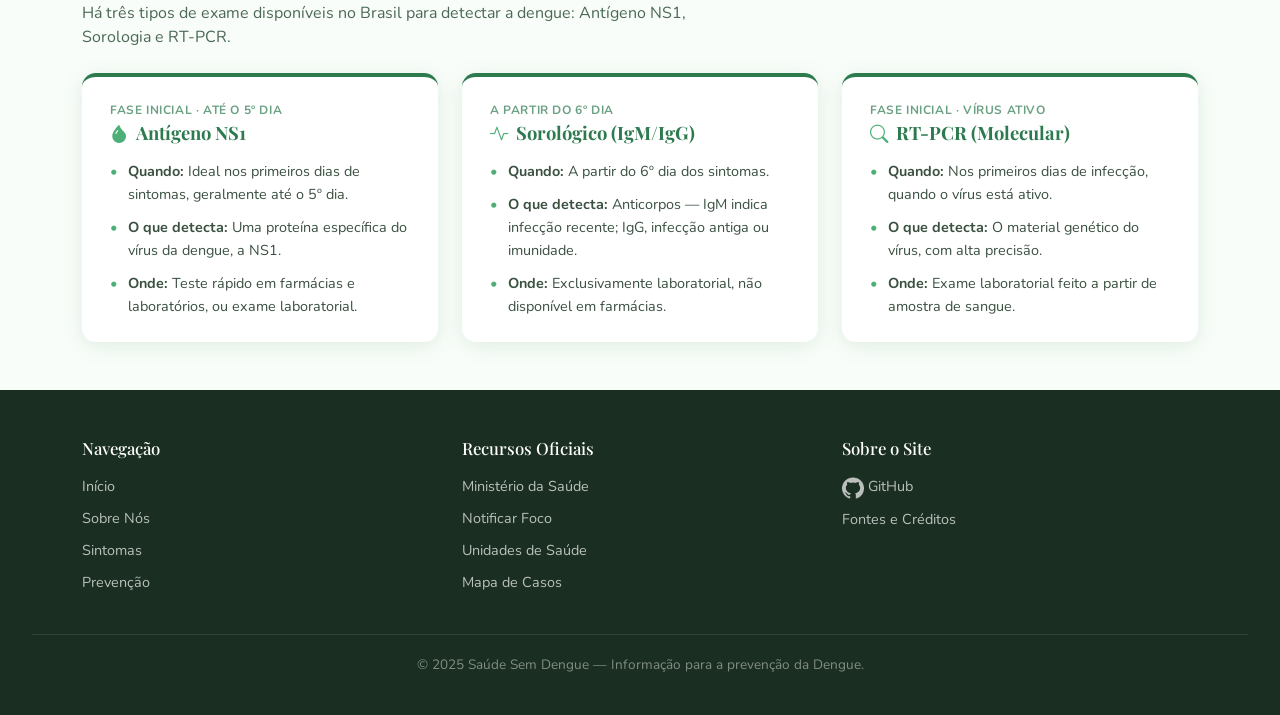
<file: sintomas.html>
<!DOCTYPE html>
<html lang="pt-br">

<head>
    <meta charset="UTF-8">
    <meta name="viewport" content="width=device-width, initial-scale=1.0">
    <title>Sintomas — Saúde Sem Dengue</title>

    <!-- Bootstrap 5 -->
    <link href="https://cdn.jsdelivr.net/npm/bootstrap@5.3.3/dist/css/bootstrap.min.css" rel="stylesheet">
    <!-- Bootstrap Icons -->
    <link href="https://cdn.jsdelivr.net/npm/bootstrap-icons@1.11.3/font/bootstrap-icons.css" rel="stylesheet">
    <!-- Google Fonts -->
    <link href="https://fonts.googleapis.com/css2?family=Nunito:wght@400;600;700;800&family=Playfair+Display:wght@700;800&display=swap" rel="stylesheet">

    <link rel="shortcut icon" href="imagens/Logotipo_simples_para_produtos_orgânicos_verde_2_-removebg-preview.png" type="image/x-icon">

    <link rel="stylesheet" href="css/style-sintomas.css">
</head>

<body>

    <!-- ===== HEADER ===== -->
    <header id="main-header">
        <div class="header-inner">
            <a href="index.html" class="header-logo">
                <img src="imagens/Logotipo_simples_para_produtos_orgânicos_verde_2_-removebg-preview.png" alt="Saúde Sem Dengue">
            </a>

            <nav class="header-nav" id="navbar">
                <a href="sintomas.html" class="active">Sintomas</a>
                <a href="aedes.html">Aedes aegypti</a>
                <a href="acoes.html">Ações para combate</a>
                <a href="combate.html">Combata a dengue junto com a gente</a>
                <a href="tratamento.html">Tratamento</a>
            </nav>

            <div class="header-actions">
                <a href="Equipe-fontes/index-sobre.html" title="Telefone"><img width="26" height="26" src="imagens/telefone.png" alt="Telefone"></a>
                <a href="https://github.com/Petrus2100" target="_blank" title="GitHub"><img width="26" height="26" src="imagens/github(1).png" alt="GitHub"></a>
                <form id="search-box" class="search-box" action="/search-results" method="get">
                    <input type="text" class="search-txt" name="q" id="search-txt" placeholder="Pesquisar...">
                    <button type="submit" class="search-btn" id="search-btn">
                        <img src="imagens/lupa.png" alt="Buscar">
                    </button>
                </form>
            </div>

            <div class="menu-toggle" id="menu-toggle">
                <span></span><span></span><span></span>
            </div>
        </div>
    </header>

    <!-- ===== HERO ===== -->
    <section class="page-hero">
        <span style="background:var(--verde-bg);color:var(--verde);font-weight:700;padding:.35rem .75rem;border-radius:30px;font-size:.78rem;letter-spacing:.5px;text-transform:uppercase;" class="d-inline-block mb-3">Saúde &amp; Prevenção</span>
        <h1>Sintomas da Dengue</h1>
        <p>Reconheça os sinais precocemente e saiba quando buscar atendimento médico urgente.</p>
    </section>

    <main>

        <!-- ===== SINTOMAS PRINCIPAIS ===== -->
        <section class="py-5 px-3">
            <div class="container">
                <h2 class="section-title">Principais Sintomas</h2>
                <div class="row g-4">

                    <div class="col-6 col-md-4 col-lg-2dot4">
                        <div class="sintoma-card">
                            <img src="imagens/febre.png" alt="Febre alta">
                            <h3>Febre Alta Repentina</h3>
                            <p>Febre entre 39°C e 40°C que surge subitamente e dura de 2 a 7 dias.</p>
                        </div>
                    </div>

                    <div class="col-6 col-md-4 col-lg-2dot4">
                        <div class="sintoma-card">
                            <img src="imagens/dor-de-cabeca.png" alt="Dor de cabeça">
                            <h3>Dor de Cabeça Intensa</h3>
                            <p>Dor forte, especialmente na região atrás dos olhos (dor retro-orbitária).</p>
                        </div>
                    </div>

                    <div class="col-6 col-md-4 col-lg-2dot4">
                        <div class="sintoma-card">
                            <img src="imagens/dor-muscular.png" alt="Dor muscular">
                            <h3>Dor Muscular</h3>
                            <p>Dores musculares e nas articulações, causando sensação de corpo quebrado.</p>
                        </div>
                    </div>

                    <div class="col-6 col-md-4 col-lg-2dot4">
                        <div class="sintoma-card">
                            <img src="imagens/fraqueza.png" alt="Cansaço">
                            <h3>Cansaço e Fraqueza</h3>
                            <p>Fadiga intensa e mal-estar geral que podem persistir por dias.</p>
                        </div>
                    </div>

                    <div class="col-6 col-md-4 col-lg-2dot4">
                        <div class="sintoma-card">
                            <img src="imagens/machas na pele.png" alt="Manchas na pele">
                            <h3>Manchas na Pele</h3>
                            <p>Manchas vermelhas (exantema) surgem geralmente após o 3º ou 4º dia.</p>
                        </div>
                    </div>

                </div>
            </div>
        </section>

        <!-- ===== SINAIS DE ALARME ===== -->
        <section class="py-5 px-3 bg-white" id="grave-content">
            <div class="container">
                <div class="row align-items-start g-5">
                    <div class="col-lg-6">
                        <h2 class="section-title" style="color:var(--vermelho);">Sinais de Alarme</h2>
                        <div class="alerta-section">
                            <h2><i class="bi bi-exclamation-triangle-fill me-2"></i>Busque Emergência Imediatamente!</h2>
                            <p class="intro-text">
                                Estes sinais surgem na <strong>fase crítica</strong> — quando a febre baixa, entre o 3º e 7º dia — e indicam que a doença está se agravando. <strong>Procure uma emergência imediatamente.</strong>
                            </p>
                            <ul>
                                <li><span class="icone-alerta">⚠️</span><span><strong>Dor abdominal intensa e contínua</strong> — ou dor ao toque na barriga.</span></li>
                                <li><span class="icone-alerta">⚠️</span><span><strong>Vômitos persistentes</strong> — 3 a 5 vezes ou mais em 24 horas.</span></li>
                                <li><span class="icone-alerta">⚠️</span><span><strong>Sangramento de mucosas</strong> — gengiva, nariz, ou sangue no vômito/fezes.</span></li>
                                <li><span class="icone-alerta">⚠️</span><span><strong>Acúmulo de líquidos</strong> — inchaço repentino ou dificuldade para urinar.</span></li>
                                <li><span class="icone-alerta">⚠️</span><span><strong>Letargia ou irritabilidade</strong> — sonolência excessiva, desmaio ou confusão mental.</span></li>
                                <li><span class="icone-alerta">⚠️</span><span><strong>Hipotensão postural</strong> — tontura ou queda de pressão ao levantar.</span></li>
                            </ul>
                        </div>
                    </div>
                    <div class="col-lg-6 d-flex align-items-center">
                        <div class="w-100">
                            <div class="aviso-medicamento mb-3">
                                <i class="bi bi-capsule-pill me-2" style="font-size:1.2rem;color:#a36200;"></i>
                                <strong>Não use AAS (Aspirina) ou anti-inflamatórios!</strong><br>
                                Esses medicamentos aumentam o risco de hemorragias na dengue. Use apenas paracetamol ou dipirona, sempre com orientação médica.
                            </div>
                            <div class="p-4 rounded-3" style="background:var(--verde-bg);border-left:4px solid var(--verde);">
                                <h5 style="font-family:'Playfair Display',serif;color:var(--verde);font-weight:700;">Em caso de dúvida</h5>
                                <p style="font-size:.93rem;color:#3a5040;margin:.5rem 0 1rem;">Ligue para o Disque Saúde ou acesse uma unidade de saúde próxima.</p>
                                <div class="d-flex flex-wrap gap-2">
                                    <a href="combate.html" class="btn btn-sm fw-bold px-3 py-2" style="background:var(--verde);color:#fff;border-radius:8px;font-family:'Nunito',sans-serif;">
                                        <i class="bi bi-telephone me-1"></i> Notificar Foco
                                    </a>
                                    <a href="tratamento.html" class="btn btn-sm fw-bold px-3 py-2" style="background:transparent;color:var(--verde);border:2px solid var(--verde);border-radius:8px;font-family:'Nunito',sans-serif;">
                                        Ver Tratamento
                                    </a>
                                </div>
                            </div>
                        </div>
                    </div>
                </div>
            </div>
        </section>

        <!-- ===== EXAMES ===== -->
        <section class="py-5 px-3" style="background:#f9fdf9;">
            <div class="container">
                <h2 class="section-title">Exames Disponíveis</h2>
                <p class="mb-4" style="font-size:1rem;color:#4a6855;max-width:620px;">
                    Há três tipos de exame disponíveis no Brasil para detectar a dengue: Antígeno NS1, Sorologia e RT-PCR.
                </p>
                <div class="row g-4">

                    <div class="col-md-4">
                        <div class="exame-card">
                            <div class="exame-label">Fase inicial · até o 5º dia</div>
                            <h3><i class="bi bi-droplet-fill me-2" style="color:var(--verde-claro);"></i>Antígeno NS1</h3>
                            <ul>
                                <li><strong>Quando:</strong> Ideal nos primeiros dias de sintomas, geralmente até o 5º dia.</li>
                                <li><strong>O que detecta:</strong> Uma proteína específica do vírus da dengue, a NS1.</li>
                                <li><strong>Onde:</strong> Teste rápido em farmácias e laboratórios, ou exame laboratorial.</li>
                            </ul>
                        </div>
                    </div>

                    <div class="col-md-4">
                        <div class="exame-card">
                            <div class="exame-label">A partir do 6º dia</div>
                            <h3><i class="bi bi-activity me-2" style="color:var(--verde-claro);"></i>Sorológico (IgM/IgG)</h3>
                            <ul>
                                <li><strong>Quando:</strong> A partir do 6º dia dos sintomas.</li>
                                <li><strong>O que detecta:</strong> Anticorpos — IgM indica infecção recente; IgG, infecção antiga ou imunidade.</li>
                                <li><strong>Onde:</strong> Exclusivamente laboratorial, não disponível em farmácias.</li>
                            </ul>
                        </div>
                    </div>

                    <div class="col-md-4">
                        <div class="exame-card">
                            <div class="exame-label">Fase inicial · vírus ativo</div>
                            <h3><i class="bi bi-search me-2" style="color:var(--verde-claro);"></i>RT-PCR (Molecular)</h3>
                            <ul>
                                <li><strong>Quando:</strong> Nos primeiros dias de infecção, quando o vírus está ativo.</li>
                                <li><strong>O que detecta:</strong> O material genético do vírus, com alta precisão.</li>
                                <li><strong>Onde:</strong> Exame laboratorial feito a partir de amostra de sangue.</li>
                            </ul>
                        </div>
                    </div>

                </div>
            </div>
        </section>

    </main>

    <!-- ===== FOOTER ===== -->
    <footer class="site-footer">
        <div class="container">
            <div class="row g-4">
                <div class="col-sm-4">
                    <h4>Navegação</h4>
                    <ul>
                        <li><a href="index.html">Início</a></li>
                        <li><a href="Equipe-fontes/index-sobre.html">Sobre Nós</a></li>
                        <li><a href="sintomas.html">Sintomas</a></li>
                        <li><a href="acoes.html">Prevenção</a></li>
                    </ul>
                </div>
                <div class="col-sm-4">
                    <h4>Recursos Oficiais</h4>
                    <ul>
                        <li><a href="https://www.saude.gov.br/" target="_blank">Ministério da Saúde</a></li>
                        <li><a href="https://sp156.prefeitura.sp.gov.br/portal/servicos/informacao?servico=812" target="_blank">Notificar Foco</a></li>
                        <li><a href="https://buscasaude.prefeitura.sp.gov.br/" target="_blank">Unidades de Saúde</a></li>
                        <li><a href="http://tabnet.datasus.gov.br/cgi/tabcgi.exe?sinannet/cnv/denguebbr.def" target="_blank">Mapa de Casos</a></li>
                    </ul>
                </div>
                <div class="col-sm-4">
                    <h4>Sobre o Site</h4>
                    <ul>
                        <li>
                            <a href="https://github.com/Petrus2100" target="_blank">
                                <img class="footer-social-icon" width="22" height="22" src="imagens/github(1).png" alt="GitHub"> GitHub
                            </a>
                        </li>
                        <li><a href="Equipe-fontes/fontes.html">Fontes e Créditos</a></li>
                    </ul>
                </div>
            </div>
        </div>
        <div class="footer-bottom">
            <p>&copy; 2025 Saúde Sem Dengue — Informação para a prevenção da Dengue.</p>
        </div>
    </footer>

    <!-- Bootstrap JS -->
    <script src="https://cdn.jsdelivr.net/npm/bootstrap@5.3.3/dist/js/bootstrap.bundle.min.js"></script>
    <script src="script.js"></script>

    <style>
        /* 5 colunas iguais para os cards de sintoma em telas grandes */
        @media (min-width: 992px) {
            .col-lg-2dot4 {
                flex: 0 0 auto;
                width: 20%;
            }
        }
    </style>

</body>
</html>
</file>
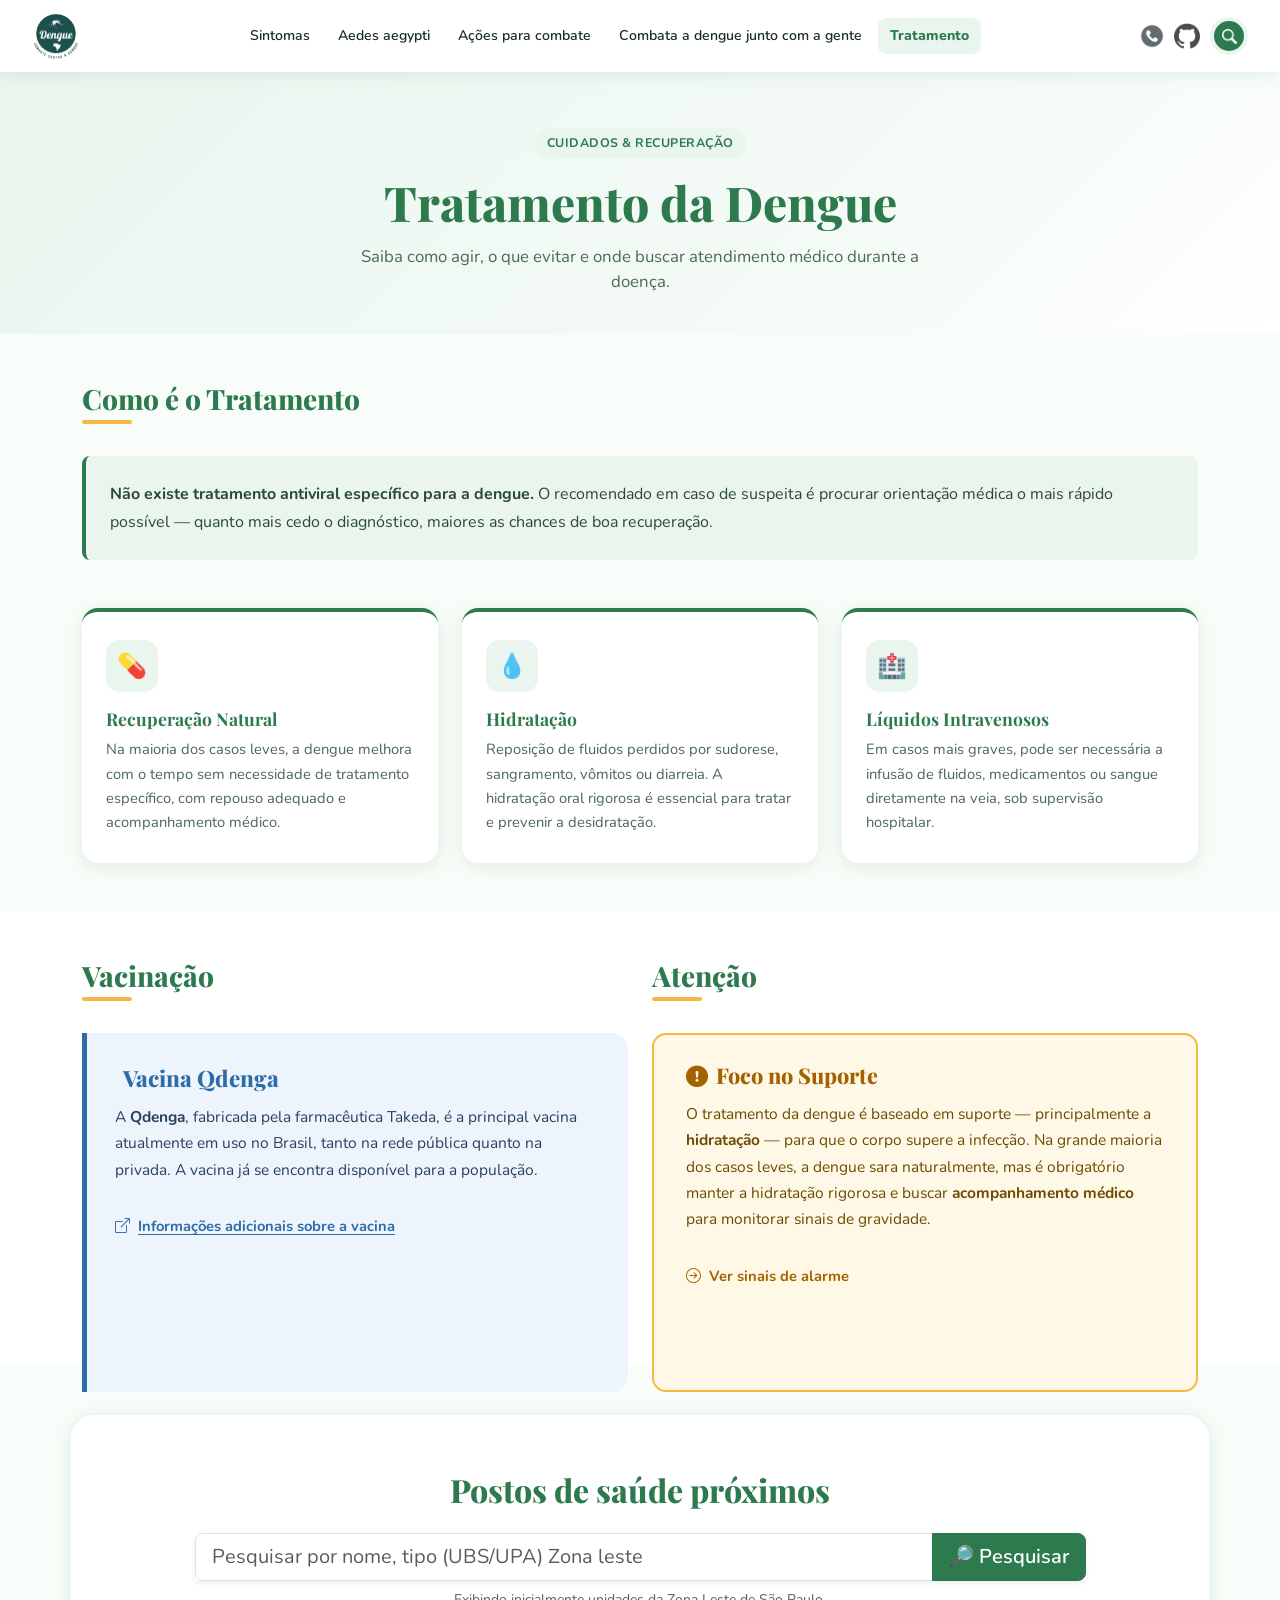
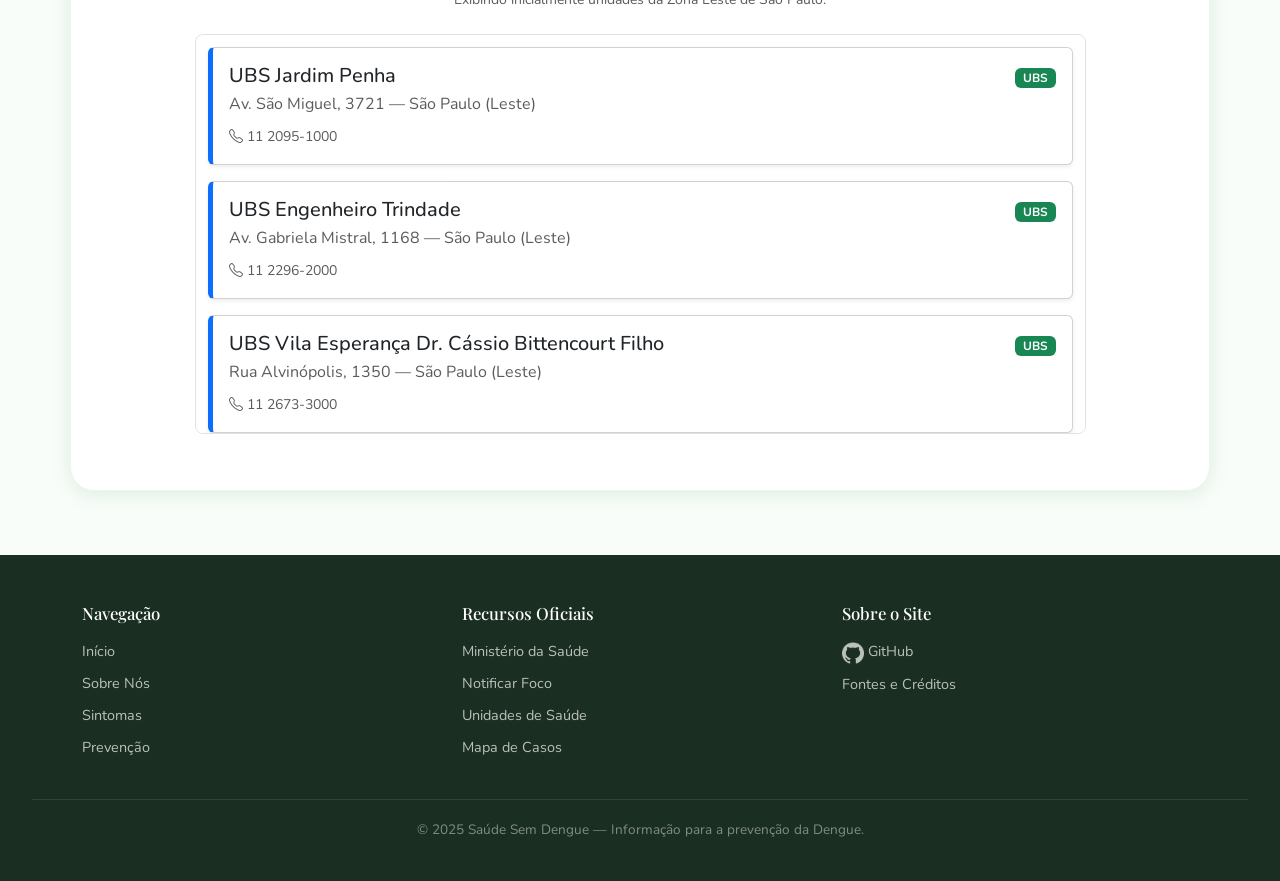
<file: tratamento.html>
<!DOCTYPE html>
<html lang="pt-br">

<head>
    <meta charset="UTF-8">
    <meta name="viewport" content="width=device-width, initial-scale=1.0">
    <title>Tratamento — Saúde Sem Dengue</title>

    <link href="https://cdn.jsdelivr.net/npm/bootstrap@5.3.3/dist/css/bootstrap.min.css" rel="stylesheet">
    <link href="https://cdn.jsdelivr.net/npm/bootstrap-icons@1.11.3/font/bootstrap-icons.css" rel="stylesheet">
    <link href="https://fonts.googleapis.com/css2?family=Nunito:wght@400;600;700;800&family=Playfair+Display:wght@700;800&display=swap" rel="stylesheet">
    <link rel="shortcut icon" href="imagens/Logotipo_simples_para_produtos_orgânicos_verde_2_-removebg-preview.png" type="image/x-icon">
    <link rel="stylesheet" href="css/style-tratamento.css">
</head>

<body>

    <header id="main-header">
        <div class="header-inner">
            <a href="index.html" class="header-logo">
                <img src="imagens/Logotipo_simples_para_produtos_orgânicos_verde_2_-removebg-preview.png" alt="Saúde Sem Dengue">
            </a>

            <nav class="header-nav" id="navbar">
                <a href="sintomas.html">Sintomas</a>
                <a href="aedes.html">Aedes aegypti</a>
                <a href="acoes.html">Ações para combate</a>
                <a href="combate.html">Combata a dengue junto com a gente</a>
                <a href="tratamento.html" class="active">Tratamento</a>
            </nav>

            <div class="header-actions">
                <a href="Equipe-fontes/index-sobre.html" title="Telefone"><img width="26" height="26" src="imagens/telefone.png" alt="Telefone"></a>
                <a href="https://github.com/Petrus2100" target="_blank" title="GitHub"><img width="26" height="26" src="imagens/github(1).png" alt="GitHub"></a>
                <form id="search-box" class="search-box" action="/search-results" method="get">
                    <input type="text" class="search-txt" name="q" id="search-txt" placeholder="Pesquisar...">
                    <button type="submit" class="search-btn" id="search-btn">
                        <img src="imagens/lupa.png" alt="Buscar">
                    </button>
                </form>
            </div>

            <div class="menu-toggle" id="menu-toggle">
                <span></span><span></span><span></span>
            </div>
        </div>
    </header>

    <!-- ===== HERO ===== -->
    <section class="page-hero">
        <span style="background:var(--verde-bg);color:var(--verde);font-weight:700;padding:.35rem .75rem;border-radius:30px;font-size:.78rem;letter-spacing:.5px;text-transform:uppercase;" class="d-inline-block mb-3">Cuidados &amp; Recuperação</span>
        <h1>Tratamento da Dengue</h1>
        <p>Saiba como agir, o que evitar e onde buscar atendimento médico durante a doença.</p>
    </section>

    <main>

        <!-- ===== ORIENTAÇÕES ===== -->
        <section class="py-5 px-3">
            <div class="container">
                <h2 class="section-title">Como é o Tratamento</h2>

                <!-- Intro -->
                <div class="p-4 mb-5 rounded-3" style="background:var(--verde-bg);border-left:4px solid var(--verde);">
                    <p style="font-size:1rem;color:#2a4a32;line-height:1.75;margin:0;">
                        <strong>Não existe tratamento antiviral específico para a dengue.</strong> O recomendado em caso de suspeita é procurar orientação médica o mais rápido possível — quanto mais cedo o diagnóstico, maiores as chances de boa recuperação.
                    </p>
                </div>

                <div class="row g-4">
                    <div class="col-md-4">
                        <div class="orientacao-card">
                            <div class="card-icon">💊</div>
                            <h4>Recuperação Natural</h4>
                            <p>Na maioria dos casos leves, a dengue melhora com o tempo sem necessidade de tratamento específico, com repouso adequado e acompanhamento médico.</p>
                        </div>
                    </div>
                    <div class="col-md-4">
                        <div class="orientacao-card">
                            <div class="card-icon">💧</div>
                            <h4>Hidratação</h4>
                            <p>Reposição de fluidos perdidos por sudorese, sangramento, vômitos ou diarreia. A hidratação oral rigorosa é essencial para tratar e prevenir a desidratação.</p>
                        </div>
                    </div>
                    <div class="col-md-4">
                        <div class="orientacao-card">
                            <div class="card-icon">🏥</div>
                            <h4>Líquidos Intravenosos</h4>
                            <p>Em casos mais graves, pode ser necessária a infusão de fluidos, medicamentos ou sangue diretamente na veia, sob supervisão hospitalar.</p>
                        </div>
                    </div>
                </div>
            </div>
        </section>

        <!-- ===== VACINA + ATENÇÃO ===== -->
        <section class="py-5 px-3" style="background:var(--branco);">
            <div class="container">
                <div class="row g-4 align-items-stretch">
                    <div class="col-lg-6">
                        <h2 class="section-title">Vacinação</h2>
                        <div class="vacina-box h-100">
                            <h2><i class="bi bi-shield-plus-fill me-2" id="vacina-container"></i>Vacina Qdenga</h2>
                            <p>
                                A <strong>Qdenga</strong>, fabricada pela farmacêutica Takeda, é a principal vacina atualmente em uso no Brasil, tanto na rede pública quanto na privada. A vacina já se encontra disponível para a população.
                            </p>
                            <a href="https://prefeitura.sp.gov.br/web/saude/w/vigilancia_em_saude/vacinacao/363984" target="_blank" class="d-inline-flex align-items-center gap-2 mt-3" style="font-size:.92rem;">
                                <i class="bi bi-box-arrow-up-right"></i> Informações adicionais sobre a vacina
                            </a>
                        </div>
                    </div>
                    <div class="col-lg-6">
                        <h2 class="section-title">Atenção</h2>
                        <div class="atencao-box h-100">
                            <h2><i class="bi bi-exclamation-circle-fill me-2"></i>Foco no Suporte</h2>
                            <p>
                                O tratamento da dengue é baseado em suporte — principalmente a <strong>hidratação</strong> — para que o corpo supere a infecção. Na grande maioria dos casos leves, a dengue sara naturalmente, mas é obrigatório manter a hidratação rigorosa e buscar <strong>acompanhamento médico</strong> para monitorar sinais de gravidade.
                            </p>
                            <a href="sintomas.html#grave-content" class="d-inline-flex align-items-center gap-2 mt-3" style="font-size:.92rem;color:#a36200;font-weight:700;text-decoration:none;">
                                <i class="bi bi-arrow-right-circle"></i> Ver sinais de alarme
                            </a>
                        </div>
                    </div>
                </div>
            </div>
        </section>

       <div class="search-container container">
    <h2 class="text-center mb-4">Postos de saúde próximos</h2>
    
    <div class="row mb-4">
        <div class="col-md-10 offset-md-1">
            <div class="input-group input-group-lg shadow-sm">
                <input 
                    type="text" 
                    class="form-control" 
                    placeholder="Pesquisar por nome, tipo (UBS/UPA) Zona leste" 
                    id="searchInput" 
                    aria-label="Pesquisar unidades de saúde"
                    oninput="filterUnits()"
                >
                <button 
                    class="btn btn-primary" 
                    type="button" 
                    onclick="filterUnits()"
                    id="searchButton"
                    aria-controls="unitsList"
                >
                    🔎 Pesquisar
                </button>
            </div>
            <small class="text-muted d-block mt-2 text-center">
                Exibindo inicialmente unidades da Zona Leste de São Paulo.
            </small>
        </div>
    </div>

    <!-- ✅ ADICIONE ISSO AQUI -->
    <div class="row">
        <div class="col-md-10 offset-md-1">
            <div id="notFoundMessage" class="alert alert-warning d-none text-center">
                Nenhuma unidade encontrada.
            </div>
            <div id="unitsList"></div>
        </div>
    </div>

</div>

    </main>

    <footer class="site-footer">
        <div class="container">
            <div class="row g-4">
                <div class="col-sm-4">
                    <h4>Navegação</h4>
                    <ul>
                        <li><a href="index.html">Início</a></li>
                        <li><a href="Equipe-fontes/index-sobre.html">Sobre Nós</a></li>
                        <li><a href="sintomas.html">Sintomas</a></li>
                        <li><a href="acoes.html">Prevenção</a></li>
                    </ul>
                </div>
                <div class="col-sm-4">
                    <h4>Recursos Oficiais</h4>
                    <ul>
                        <li><a href="https://www.saude.gov.br/" target="_blank">Ministério da Saúde</a></li>
                        <li><a href="https://sp156.prefeitura.sp.gov.br/portal/servicos/informacao?servico=812" target="_blank">Notificar Foco</a></li>
                        <li><a href="https://buscasaude.prefeitura.sp.gov.br/" target="_blank">Unidades de Saúde</a></li>
                        <li><a href="http://tabnet.datasus.gov.br/cgi/tabcgi.exe?sinannet/cnv/denguebbr.def" target="_blank">Mapa de Casos</a></li>
                    </ul>
                </div>
                <div class="col-sm-4">
                    <h4>Sobre o Site</h4>
                    <ul>
                        <li>
                            <a href="https://github.com/Petrus2100" target="_blank">
                                <img class="footer-social-icon" width="22" height="22" src="imagens/github(1).png" alt="GitHub"> GitHub
                            </a>
                        </li>
                        <li><a href="Equipe-fontes/fontes.html">Fontes e Créditos</a></li>
                    </ul>
                </div>
            </div>
        </div>
        <div class="footer-bottom">
            <p>&copy; 2025 Saúde Sem Dengue — Informação para a prevenção da Dengue.</p>
        </div>
    </footer>

    <!-- Bootstrap JS -->
    <script src="https://cdn.jsdelivr.net/npm/bootstrap@5.3.3/dist/js/bootstrap.bundle.min.js"></script>
    <script src="script.js"></script>

</body>
</html>
</file>
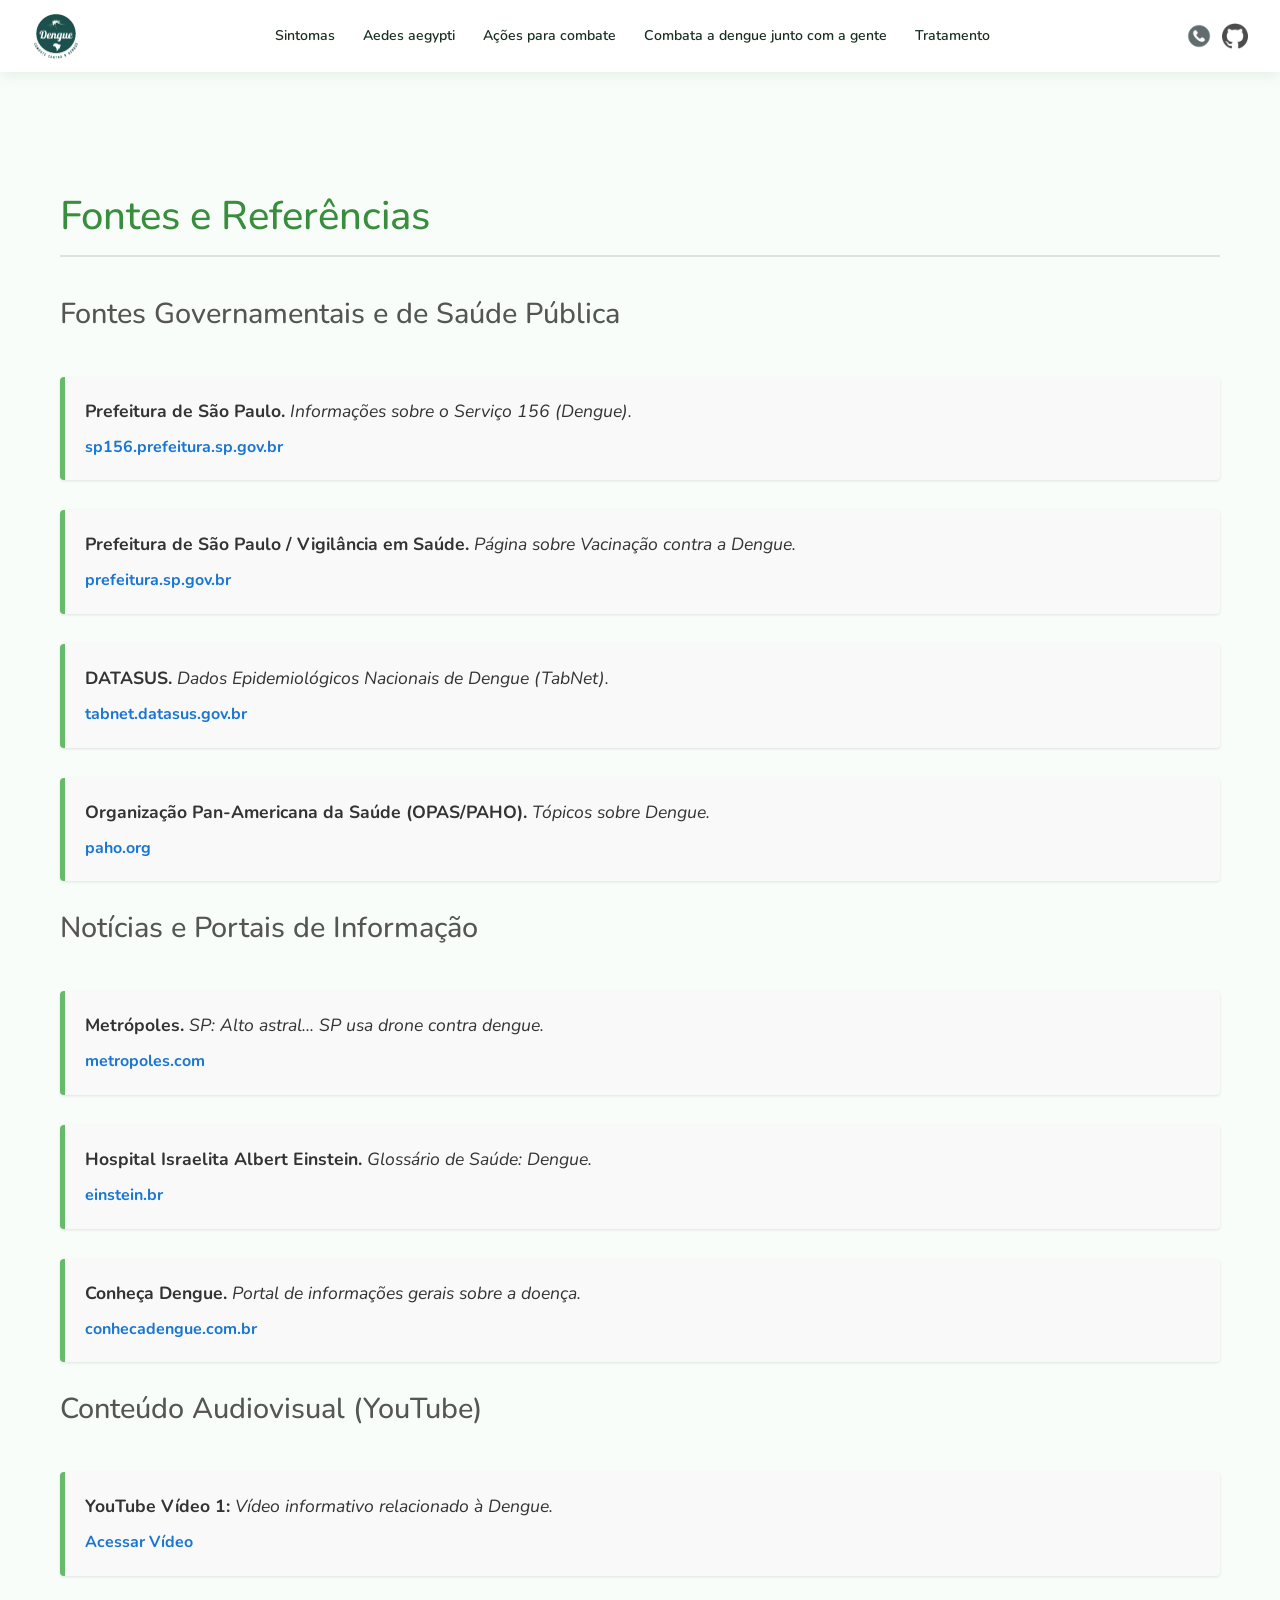
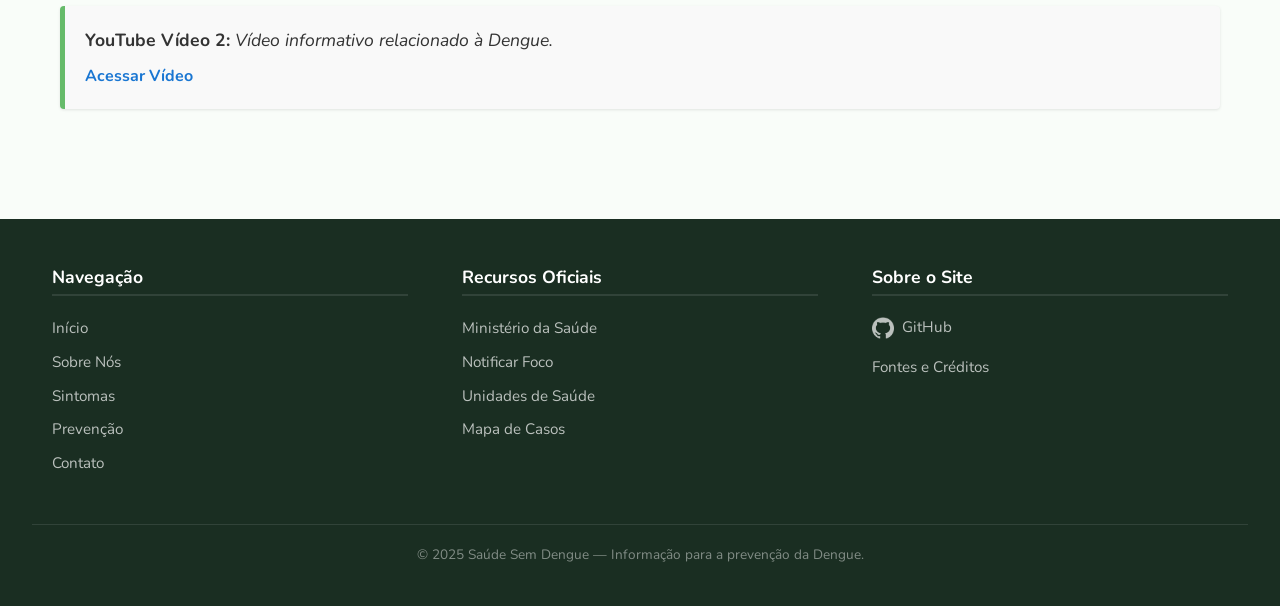
<file: Equipe-fontes/fontes.html>
<!DOCTYPE html>
<html lang="pt-br">
<head>
    <meta charset="UTF-8">
    <meta name="viewport" content="width=device-width, initial-scale=1.0">
    <title>Fontes de Referência | Combate Dengue</title>
    <link href="https://cdn.jsdelivr.net/npm/bootstrap@5.3.3/dist/css/bootstrap.min.css" rel="stylesheet">
    <link href="https://cdn.jsdelivr.net/npm/bootstrap-icons@1.11.3/font/bootstrap-icons.css" rel="stylesheet">
    <link href="https://fonts.googleapis.com/css2?family=Nunito:wght@400;500;600;700;800&display=swap" rel="stylesheet">
    <link rel="shortcut icon" href="imagens/Logotipo_simples_para_produtos_orgânicos_verde_2_-removebg-preview.png" type="image/x-icon">
    <link rel="stylesheet" href="style-fontes.css"> 
    <link rel="shortcut icon" href="imagens/Logotipo_simples_para_produtos_orgânicos_verde_2_-removebg-preview.png" type="image/x-icon">

</head>
<body>
    <header id="main-header">
        <div class="header-inner">

            <a href="../index.html" class="header-logo">
                <img src="../imagens/Logotipo_simples_para_produtos_orgânicos_verde_2_-removebg-preview.png" alt="Saúde Sem Dengue">
            </a>

            <nav class="header-nav" id="navbar">
                <a href="../sintomas.html">Sintomas</a>
                <a href="../aedes.html">Aedes aegypti</a>
                <a href="../acoes.html">Ações para combate</a>
                <a href="../combate.html">Combata a dengue junto com a gente</a>
                <a href="../tratamento.html">Tratamento</a>
            </nav>

            <div class="header-actions">
                <a href="" title="Telefone"><img width="26" height="26" src="../imagens/telefone.png" alt="Telefone"></a>
                <a href="https://github.com/Petrus2100" target="_blank" title="GitHub"><img width="26" height="26" src="../imagens/github(1).png" alt="GitHub"></a>
            </div>

            <div class="menu-toggle" id="menu-toggle">
                <span></span><span></span><span></span>
            </div>

        </div>
    </header>

    <main class="sources-container">
        <h1>Fontes e Referências</h1>

        <section class="source-list">
            
            <h2>Fontes Governamentais e de Saúde Pública</h2>
            
            <div class="source-item">
                <p><strong>Prefeitura de São Paulo.</strong> <em>Informações sobre o Serviço 156 (Dengue).</em></p>
                <a href="https://sp156.prefeitura.sp.gov.br/portal/servicos/informacao?servico=812" target="_blank">sp156.prefeitura.sp.gov.br</a>
            </div>
            
            <div class="source-item">
                <p><strong>Prefeitura de São Paulo / Vigilância em Saúde.</strong> <em>Página sobre Vacinação contra a Dengue.</em></p>
                <a href="https://prefeitura.sp.gov.br/web/saude/w/vigilancia_em_saude/vacinacao/363984" target="_blank">prefeitura.sp.gov.br</a>
            </div>

            <div class="source-item">
                <p><strong>DATASUS.</strong> <em>Dados Epidemiológicos Nacionais de Dengue (TabNet).</em></p>
                <a href="http://tabnet.datasus.gov.br/cgi/tabcgi.exe?sinannet/cnv/denguebbr.def" target="_blank">tabnet.datasus.gov.br</a>
            </div>
            
            <div class="source-item">
                <p><strong>Organização Pan-Americana da Saúde (OPAS/PAHO).</strong> <em>Tópicos sobre Dengue.</em></p>
                <a href="https://www.paho.org/pt/topicos/dengue" target="_blank">paho.org</a>
            </div>

            <h2>Notícias e Portais de Informação</h2>
            
            <div class="source-item">
                <p><strong>Metrópoles.</strong> <em>SP: Alto astral... SP usa drone contra dengue.</em></p>
                <a href="https://www.metropoles.com/conteudo-especial/sp-alto-astral-de-forma-inedita-no-pais-sp-usa-drone-contra-dengue" target="_blank">metropoles.com</a>
            </div>
            
            <div class="source-item">
                <p><strong>Hospital Israelita Albert Einstein.</strong> <em>Glossário de Saúde: Dengue.</em></p>
                <a href="https://www.einstein.br/n/glossario-de-saude/dengue" target="_blank">einstein.br</a>
            </div>
            
            <div class="source-item">
                <p><strong>Conheça Dengue.</strong> <em>Portal de informações gerais sobre a doença.</em></p>
                <a href="https://conhecadengue.com.br/" target="_blank">conhecadengue.com.br</a>
            </div>
            
            <h2>Conteúdo Audiovisual (YouTube)</h2>
            
            <div class="source-item">
                <p><strong>YouTube Vídeo 1:</strong> <em>Vídeo informativo relacionado à Dengue.</em></p>
                <a href="https://www.youtube.com/watch?v=AyrO8Emk1Mo&t=7s" target="_blank">Acessar Vídeo</a>
            </div>
            
            <div class="source-item">
                <p><strong>YouTube Vídeo 2:</strong> <em>Vídeo informativo relacionado à Dengue.</em></p>
                <a href="https://www.youtube.com/watch?v=8_K26btEgKY" target="_blank">Acessar Vídeo</a>
            </div>
            
        </section>
        
    </main>

    
    <footer class="site-footer">
        <div class="container">
            <div class="row g-4">
                <div class="col-sm-4">
                    <h4>Navegação</h4>
                    <ul>
                        <li><a href="../index.html">Início</a></li>
                        <li><a href="index-sobre.html">Sobre Nós</a></li>
                        <li><a href="../sintomas.html">Sintomas</a></li>
                        <li><a href="../acoes.html">Prevenção</a></li>
                        <li><a href="index-contato.html">Contato</a></li>
                    </ul>
                </div>
                <div class="col-sm-4">
                    <h4>Recursos Oficiais</h4>
                    <ul>
                        <li><a href="https://www.saude.gov.br/" target="_blank">Ministério da Saúde</a></li>
                        <li><a href="https://sp156.prefeitura.sp.gov.br/portal/servicos/informacao?servico=812" target="_blank">Notificar Foco</a></li>
                        <li><a href="https://buscasaude.prefeitura.sp.gov.br/" target="_blank">Unidades de Saúde</a></li>
                        <li><a href="http://tabnet.datasus.gov.br/cgi/tabcgi.exe?sinannet/cnv/denguebbr.def" target="_blank">Mapa de Casos</a></li>
                    </ul>
                </div>
                <div class="col-sm-4">
                    <h4>Sobre o Site</h4>
                    <ul>
                        <li>
                            <a href="https://github.com/Petrus2100" target="_blank">
                                <img class="footer-social-icon" width="22" height="22" src="../imagens/github(1).png" alt="GitHub"> GitHub
                            </a>
                        </li>
                        <li><a href="Equipe-fontes/fontes.html">Fontes e Créditos</a></li>
                    </ul>
                </div>
            </div>
        </div>
        <div class="footer-bottom">
            <p>&copy; 2025 Saúde Sem Dengue — Informação para a prevenção da Dengue.</p>
        </div>
    </footer>


    <script src="../script.js"></script>
</body>
</html>
</file>
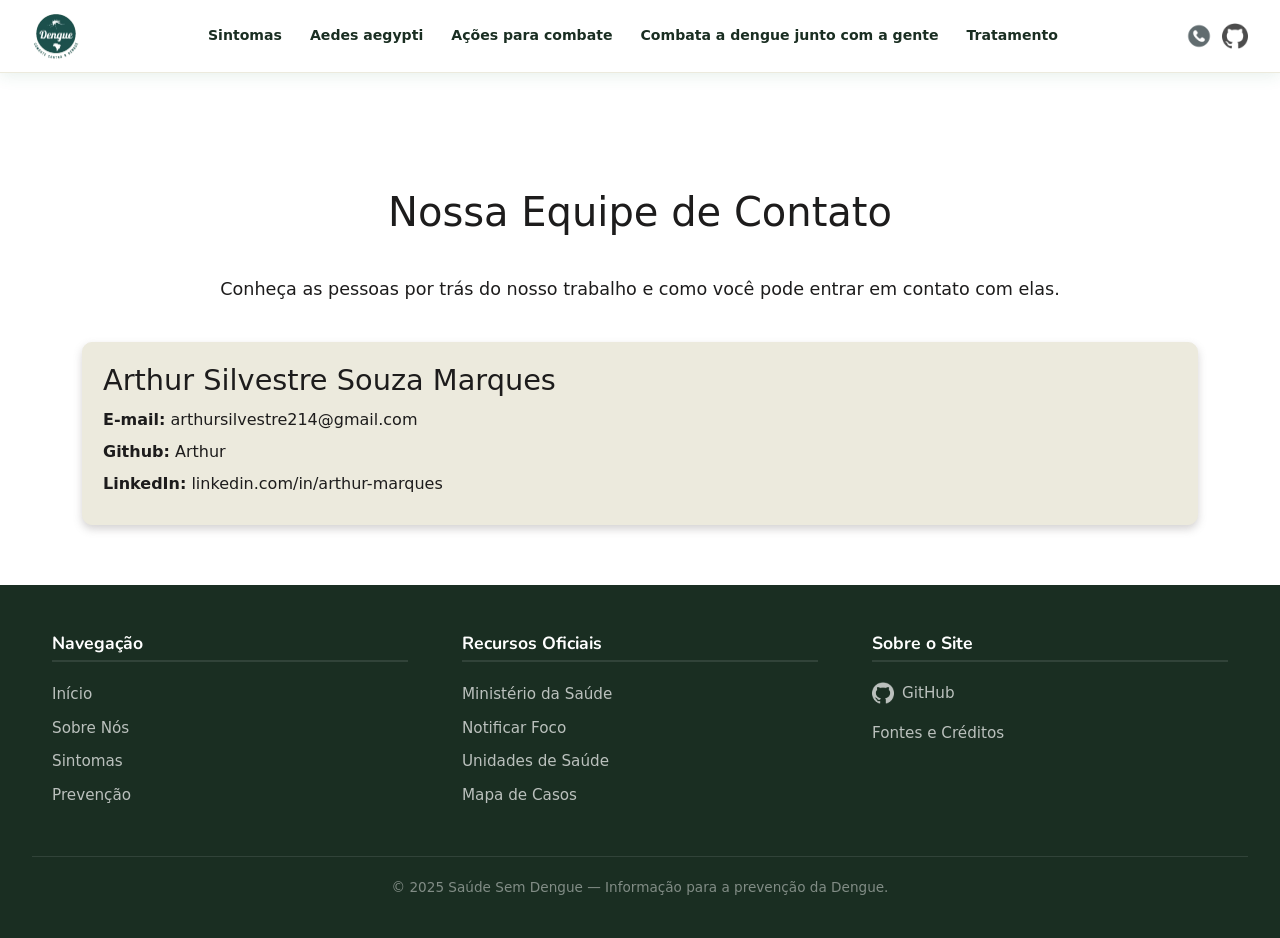
<file: Equipe-fontes/index-sobre.html>
<!DOCTYPE html>
<html lang="pt-br">
<head>
    <meta charset="UTF-8">
    <meta name="viewport" content="width=device-width, initial-scale=1.0">
    <link rel="stylesheet" href="style.css">
    <link rel="shortcut icon" href="imagens/Logotipo_simples_para_produtos_orgânicos_verde_2_-removebg-preview.png" type="image/x-icon">
    <link href="https://cdn.jsdelivr.net/npm/bootstrap@5.3.3/dist/css/bootstrap.min.css" rel="stylesheet">
    <link href="https://cdn.jsdelivr.net/npm/bootstrap-icons@1.11.3/font/bootstrap-icons.css" rel="stylesheet">
    <link href="https://fonts.googleapis.com/css2?family=Nunito:wght@400;500;600;700;800&display=swap" rel="stylesheet">
    <link rel="shortcut icon" href="imagens/Logotipo_simples_para_produtos_orgânicos_verde_2_-removebg-preview.png" type="image/x-icon">
    <title>Sobre nós</title>
</head>
<body>
    
    <header id="main-header">
        <div class="header-inner">

            <a href="../index.html" class="header-logo">
                <img src="../imagens/Logotipo_simples_para_produtos_orgânicos_verde_2_-removebg-preview.png" alt="Saúde Sem Dengue">
            </a>

            <nav class="header-nav" id="navbar">
                <a href="../sintomas.html">Sintomas</a>
                <a href="../aedes.html">Aedes aegypti</a>
                <a href="../acoes.html">Ações para combate</a>
                <a href="../combate.html">Combata a dengue junto com a gente</a>
                <a href="../tratamento.html">Tratamento</a>
            </nav>

            <div class="header-actions">
                <a href="" title="Telefone"><img width="26" height="26" src="../imagens/telefone.png" alt="Telefone"></a>
                <a href="https://github.com/Petrus2100" target="_blank" title="GitHub"><img width="26" height="26" src="../imagens/github(1).png" alt="GitHub"></a>
            </div>

            <div class="menu-toggle" id="menu-toggle">
                <span></span><span></span><span></span>
            </div>

        </div>
    </header>

    <main>
        <section>
        <div class="container">
            <h1>Nossa Equipe de Contato</h1>

            <p class="section-intro">Conheça as pessoas por trás do nosso trabalho e como você pode entrar em contato
                com elas.</p>

            <div class="person-card">
                <h2>Arthur Silvestre Souza Marques</h2>
                <p><strong>E-mail:</strong><a href=""> arthursilvestre214@gmail.com</a></p>
                <p><strong>Github:</strong><a href="https://github.com/Petrus2100" target="_blank"> Arthur</a></p>
                <p><strong>LinkedIn:</strong> <a href="https://www.linkedin.com/in/arthur-marques-256a9a27a/"target="_blank">linkedin.com/in/arthur-marques</a></p>
            </div>
        </div>
    </section>
    </main>

    <footer class="site-footer">
        <div class="container">
            <div class="row g-4">
                <div class="col-sm-4">
                    <h4>Navegação</h4>
                    <ul>
                        <li><a href="index.html">Início</a></li>
                        <li><a href="Equipe-fontes/index-sobre.html">Sobre Nós</a></li>
                        <li><a href="sintomas.html">Sintomas</a></li>
                        <li><a href="acoes.html">Prevenção</a></li>
                    </ul>
                </div>
                <div class="col-sm-4">
                    <h4>Recursos Oficiais</h4>
                    <ul>
                        <li><a href="https://www.saude.gov.br/" target="_blank">Ministério da Saúde</a></li>
                        <li><a href="https://sp156.prefeitura.sp.gov.br/portal/servicos/informacao?servico=812" target="_blank">Notificar Foco</a></li>
                        <li><a href="https://buscasaude.prefeitura.sp.gov.br/" target="_blank">Unidades de Saúde</a></li>
                        <li><a href="http://tabnet.datasus.gov.br/cgi/tabcgi.exe?sinannet/cnv/denguebbr.def" target="_blank">Mapa de Casos</a></li>
                    </ul>
                </div>
                <div class="col-sm-4">
                    <h4>Sobre o Site</h4>
                    <ul>
                        <li>
                            <a href="https://github.com/Petrus2100" target="_blank">
                                <img class="footer-social-icon" width="22" height="22" src="../imagens/github(1).png" alt="GitHub"> GitHub
                            </a>
                        </li>
                        <li><a href="fontes.html">Fontes e Créditos</a></li>
                    </ul>
                </div>
            </div>
        </div>
        <div class="footer-bottom">
            <p>&copy; 2025 Saúde Sem Dengue — Informação para a prevenção da Dengue.</p>
        </div>
    </footer>

    <script src="../script.js"></script>
</body>
</html>
</file>
<file: css/style.css>
:root {
            --verde:       #2d7a4f;
            --verde-claro: #4caf77;
            --verde-bg:    #eaf5ee;
            --amarelo:     #f4b942;
            --texto:       #1a2e22;
            --cinza:       #6c757d;
            --branco:      #ffffff;
            --sombra:      0 4px 20px rgba(45,122,79,.15);
        }

        * { 
            box-sizing:
            border-box; margin: 0; 
            padding: 0; 
        }

        body {
            font-family: 'Nunito', sans-serif;
            color: var(--texto);
            background: #f9fdf9;
        }

        #main-header {
            position: sticky;
            top: 0;
            z-index: 1050;
            background: var(--branco);
            box-shadow: 0 2px 16px rgba(45,122,79,.12);
            transition: padding .3s;
            padding: .75rem 2rem;
        }

        #main-header.shrink {
            padding: .4rem 2rem;
            box-shadow: 0 2px 24px rgba(45,122,79,.22);
        }

        .header-inner {
            display: flex;
            align-items: center;
            justify-content: space-between;
            gap: 1rem;
            max-width: 1280px;
            margin: 0 auto;
        }

        .header-logo img {
            height: 48px;
            transition: height .3s;
        }
        #main-header.shrink .header-logo img { 
            height: 38px; 
        }

        .header-nav {
            display: flex;
            align-items: center;
            gap: .25rem;
            flex-wrap: wrap;
        }

        .header-nav a {
            font-weight: 600;
            font-size: .88rem;
            color: var(--texto);
            text-decoration: none;
            padding: .45rem .75rem;
            border-radius: 8px;
            transition: background .2s, color .2s;
            white-space: nowrap;
        }

        .header-nav a:hover,
        .header-nav a.active {
            background: var(--verde-bg);
            color: var(--verde);
        }

        .header-actions {
            display: flex;
            align-items: center;
            gap: .6rem;
        }

        .header-actions a img {
            opacity: .7;
            transition: opacity .2s, transform .2s;
        }
        .header-actions a:hover img { 
            opacity: 1; 
            transform: scale(1.1); 
        }

        .search-box {
            display: flex;
            align-items: center;
            background: var(--verde-bg);
            border-radius: 30px;
            padding: .25rem .25rem .25rem .25rem;
            transition: width .4s, box-shadow .3s, padding .4s;
            overflow: hidden;
            width: 38px;
            height: 38px;
        }
        .search-box.open {
            width: 230px;
            padding: .25rem .25rem .25rem .9rem;
            box-shadow: var(--sombra);
        }

        .search-box input {
            border: none;
            background: transparent;
            outline: none;
            font-family: 'Nunito', sans-serif;
            font-size: .88rem;
            width: 0;
            opacity: 0;
            transition: width .4s, opacity .3s;
            color: var(--texto);
            padding: 0;
        }
        .search-box.open input {
            width: 100%;
            opacity: 1;
        }

        .search-box button {
            background: var(--verde);
            border: none;
            border-radius: 50%;
            width: 30px;
            height: 30px;
            min-width: 30px;
            display: flex;
            align-items: center;
            justify-content: center;
            cursor: pointer;
            flex-shrink: 0;
            transition: background .2s;
            margin-left: auto;
        }

        .search-box button:hover { 
            background: var(--verde-claro); 
        }

        .search-box button img {
            width: 15px;
            height: 15px;
            filter: invert(1);
            display: block;
        }

        .menu-toggle {
            display: none;
            flex-direction: column;
            gap: 5px;
            cursor: pointer;
            padding: 4px;
        }
        .menu-toggle span {
            display: block;
            width: 24px;
            height: 2px;
            background: var(--verde);
            border-radius: 2px;
            transition: all .3s;
        }
        .menu-toggle.open span:nth-child(1) { transform: translateY(7px) rotate(45deg); }
        .menu-toggle.open span:nth-child(2) { opacity: 0; }
        .menu-toggle.open span:nth-child(3) { transform: translateY(-7px) rotate(-45deg); }

        @media (max-width: 900px) {
            .header-nav {
                display: none;
                position: absolute;
                top: 100%;
                left: 0; right: 0;
                background: var(--branco);
                flex-direction: column;
                align-items: flex-start;
                padding: 1rem 1.5rem;
                box-shadow: 0 8px 24px rgba(0,0,0,.1);
                gap: .1rem;
            }
            .header-nav.show { display: flex; }
            .header-nav a { width: 100%; padding: .7rem 1rem; font-size: 1rem; }
            .menu-toggle { display: flex; }
        }

        .hero-section {
            background: linear-gradient(135deg, #e8f5ee 0%, #f0faf3 60%, #fff 100%);
            padding: 4rem 2rem 3rem;
        }

        .hero-section h1 {
            font-family: 'Playfair Display', serif;
            font-size: clamp(2rem, 5vw, 3.2rem);
            font-weight: 800;
            color: var(--verde);
            line-height: 1.15;
        }

        .hero-section p {
            font-size: 1.05rem;
            line-height: 1.75;
            color: #3a5040;
            max-width: 600px;
        }

        .hero-section img.campain-photo {
            max-width: 420px;
            width: 100%;
            border-radius: 20px;
            background: linear-gradient(135deg, #e8f5ee 0%, #f0faf3 60%, #fff 100%);
        }

        .carousel-section {
            background: var(--texto);
            padding: 0;
        }

        #mainCarousel .carousel-item img {
            height: clamp(220px, 50vw, 480px);
            object-fit: cover;
            width: 100%;
            filter: brightness(.82);
        }

        #mainCarousel .carousel-caption {
            display: block !important;
            background: linear-gradient(0deg, rgba(0,0,0,.75) 0%, rgba(0,0,0,.2) 70%, transparent 100%);
            bottom: 0; left: 0; right: 0;
            padding: 1.5rem 1.25rem 1rem;
            text-align: left;
            border-radius: 0;
            position: absolute;
        }

        #mainCarousel .carousel-caption h5 {
            font-family: 'Playfair Display', serif;
            font-size: clamp(.95rem, 3vw, 1.5rem);
            font-weight: 800;
            margin-bottom: .25rem;
            color: #fff;
            line-height: 1.2;
        }

        #mainCarousel .carousel-caption p {
            font-size: clamp(.75rem, 2vw, .95rem);
            opacity: .9;
            color: #fff;
            margin: 0;
        }

        #mainCarousel .carousel-control-prev,
        #mainCarousel .carousel-control-next {
            width: 44px;
            height: 44px;
            background: rgba(255,255,255,.18);
            border-radius: 50%;
            top: 45%;
            transform: translateY(-50%);
            margin: 0 .5rem;
            backdrop-filter: blur(4px);
            border: 2px solid rgba(255,255,255,.3);
            transition: background .2s;
        }
        #mainCarousel .carousel-control-prev:hover,
        #mainCarousel .carousel-control-next:hover {
            background: var(--verde);
        }
        @media (max-width: 576px) {
            #mainCarousel .carousel-control-prev,
            #mainCarousel .carousel-control-next {
                width: 32px;
                height: 32px;
                margin: 0 .25rem;
            }
        }
        #mainCarousel .carousel-indicators {
            margin-bottom: .5rem;
        }
        #mainCarousel .carousel-indicators [data-bs-target] {
            width: 8px; height: 8px;
            border-radius: 50%;
            background: rgba(255,255,255,.5);
            border: none;
            transition: transform .2s, background .2s;
        }
        #mainCarousel .carousel-indicators .active {
            background: var(--amarelo);
            transform: scale(1.4);
        }

        .section-title {
            font-family: 'Playfair Display', serif;
            font-size: 1.9rem;
            font-weight: 800;
            color: var(--verde);
            position: relative;
            padding-bottom: .6rem;
            margin-bottom: 2rem;
        }
        .section-title::after {
            content: '';
            position: absolute;
            bottom: 0; left: 0;
            width: 60px; height: 4px;
            background: var(--amarelo);
            border-radius: 2px;
        }

        .pilar-card {
            border: none;
            border-radius: 16px;
            overflow: hidden;
            box-shadow: 0 2px 12px rgba(45,122,79,.1);
            transition: transform .3s, box-shadow .3s;
            text-decoration: none;
            color: var(--texto);
            display: block;
            background: var(--branco);
        }
        .pilar-card:hover {
            transform: translateY(-6px);
            box-shadow: 0 12px 32px rgba(45,122,79,.2);
            color: var(--texto);
        }
        .pilar-card img {
            width: 100%;
            height: 200px;
            object-fit: cover;
        }
        .pilar-card .card-body { padding: 1.25rem 1.5rem 1.5rem; }
        .pilar-card h4 {
            font-family: 'Playfair Display', serif;
            font-size: 1.25rem;
            font-weight: 700;
            color: var(--verde);
            margin-bottom: .5rem;
        }
        .pilar-card p {
            font-size: .9rem;
            line-height: 1.65;
            color: #4a6855;
        }

        .video-section { background: var(--verde-bg); }

        .video-wrapper {
            position: relative;
            padding-bottom: 56.25%;
            height: 0;
            border-radius: 16px;
            overflow: hidden;
            box-shadow: var(--sombra);
        }
        .video-wrapper iframe {
            position: absolute;
            top: 0; left: 0;
            width: 100%; height: 100%;
            border: none;
        }

        .site-footer {
            background: var(--texto);
            color: rgba(255,255,255,.8);
            padding: 3rem 2rem 1.5rem;
        }

        .site-footer h4 {
            font-family: 'Playfair Display', serif;
            font-size: 1.05rem;
            color: var(--branco);
            margin-bottom: 1rem;
        }

        .site-footer ul { list-style: none; padding: 0; margin: 0; }
        .site-footer ul li { margin-bottom: .5rem; }
        .site-footer ul li a {
            color: rgba(255,255,255,.7);
            text-decoration: none;
            font-size: .9rem;
            transition: color .2s;
        }
        .site-footer ul li a:hover { color: var(--verde-claro); }

        .footer-bottom {
            border-top: 1px solid rgba(255,255,255,.1);
            margin-top: 2rem;
            padding-top: 1.25rem;
            text-align: center;
            font-size: .85rem;
            color: rgba(255,255,255,.45);
        }

        .footer-social-icon {
            opacity: .7;
            transition: opacity .2s, transform .2s;
            filter: invert(1);
        }
        .footer-social-icon:hover { opacity: 1; transform: scale(1.15); }
 
        .badge-verde {
            background: var(--verde-bg);
            color: var(--verde);
            font-weight: 700;
            padding: .35rem .75rem;
            border-radius: 30px;
            font-size: .78rem;
            letter-spacing: .5px;
            text-transform: uppercase;
        }
</file>
<file: css/style-acoes.css>
/* ===== IMPORTAÇÃO DA FONTE NOVA ===== */
@import url('https://fonts.googleapis.com/css2?family=Nunito:wght@400;500;600;700;800&display=swap');

:root {
    --verde:       #2d7a4f;
    --verde-claro: #4caf77;
    --verde-bg:    #eaf5ee;
    --amarelo:     #f4b942;
    --vermelho:    #d9534f;
    --vermelho-bg: #fdf2f2;
    --texto:       #1a2e22;
    --branco:      #ffffff;
    --sombra:      0 4px 20px rgba(45,122,79,.13);
}

* { 
    box-sizing: border-box; 
    margin: 0; 
    padding: 0; 
}

body {
    font-family: 'Nunito', sans-serif;
    color: var(--texto);
    background: #f9fdf9;
}

main {
    padding-top: 100px;
}

/* ===== HEADER UNIFICADO ===== */
#main-header {
    position: sticky;
    top: 0;
    z-index: 1050;
    background: var(--branco);
    box-shadow: 0 2px 16px rgba(45,122,79,.12);
    transition: padding .3s;
    padding: .75rem 2rem;
}

#main-header.shrink {
    padding: .4rem 2rem;
    box-shadow: 0 2px 24px rgba(45,122,79,.22);
}

.header-inner {
    display: flex;
    align-items: center;
    justify-content: space-between;
    gap: 1rem;
    max-width: 1280px;
    margin: 0 auto;
}

.header-logo img {
    height: 48px;
    transition: height .3s;
}

#main-header.shrink .header-logo img { 
    height: 38px; 
}

/* ===== NAVEGAÇÃO UNIFICADA ===== */
.header-nav {
    display: flex;
    align-items: center;
    gap: .25rem;
    flex-wrap: wrap;
}

.header-nav a {
    font-weight: 600;
    font-size: .88rem;
    color: var(--texto);
    text-decoration: none;
    padding: .45rem .75rem;
    border-radius: 8px;
    transition: background .2s, color .2s;
    white-space: nowrap;
}

.header-nav a:hover,
.header-nav a.active {
    background: var(--verde-bg);
    color: var(--verde);
}

.header-nav a.active { 
    font-weight: 800; 
}

/* ===== CAIXA DE BUSCA E AÇÕES ===== */
.header-actions {
    display: flex;
    align-items: center;
    gap: .8rem;
}

.header-actions a img {
    opacity: .7;
    transition: all 0.2s;
}

.header-actions a:hover img {
    opacity: 1;
    transform: scale(1.1);
}

.search-box {
    background-color: var(--verde-bg);
    height: 38px;
    width: 38px;
    border-radius: 38px;
    display: flex;
    align-items: center;
    overflow: hidden;
    transition: width 0.4s ease, box-shadow 0.3s;
    padding: .25rem;
}

.search-txt {
    border: none;
    background: none;
    outline: none;
    font-family: 'Nunito', sans-serif;
    font-size: 14px;
    width: 0;
    opacity: 0;
    transition: width 0.4s ease, opacity 0.3s ease;
    color: var(--texto);
}

.search-btn {
    width: 30px;
    height: 30px;
    min-width: 30px;
    border-radius: 50%;
    background: var(--verde);
    border: none;
    display: flex;
    justify-content: center;
    align-items: center;
    cursor: pointer;
    margin-left: auto;
    transition: background 0.2s;
}

.search-btn:hover {
    background: var(--verde-claro);
}

.search-btn img {
    width: 15px;
    height: 15px;
    filter: invert(1);
}

.search-box.open {
    width: 230px;
    padding-left: .9rem;
    box-shadow: var(--sombra);
}

.search-box.open .search-txt {
    width: 100%;   
    opacity: 1;
}

#main-header.shrink .search-box {
    height: 34px;
    width: 34px;
}

#main-header.shrink .search-box.open {
    width: 200px;
}

/* ===== MENU HAMBÚRGUER ===== */
.menu-toggle {
    display: none;
    flex-direction: column;
    cursor: pointer;
    gap: 5px;
    padding: 4px;
}

.menu-toggle span {
    width: 24px;
    height: 2px;
    background: var(--verde);
    border-radius: 2px;
    transition: all 0.3s;
}

.menu-toggle.open span:nth-child(1) { transform: translateY(7px) rotate(45deg); }
.menu-toggle.open span:nth-child(2) { opacity: 0; }
.menu-toggle.open span:nth-child(3) { transform: translateY(-7px) rotate(-45deg); }

/* ===== CONTEÚDO DA PÁGINA (AÇÕES) ===== */
.texto-foto {
    max-width: 900px;
    width: 90%;
    display: grid;
    grid-template-columns: 5fr 4fr;
    grid-template-areas: "foto texto";
    gap: 30px;
    margin: 40px auto 30px;
}

.foto-referencia {
    width: 100%;
    grid-area: foto;
    border-radius: 12px;
    object-fit: cover;
    box-shadow: var(--sombra);
}

.bloco-texto {
    grid-area: texto;
    display: flex;
    flex-direction: column;
    justify-content: center;
}

.title-text {
    font-size: 24px;
    font-weight: bold;
    color: var(--verde);
    margin-bottom: 15px;
}

/* ===== CONTAINER DE LINHAS DE AÇÕES E ÍCONES (CORRIGIDO) ===== */
.container-linhas-acoes {
    max-width: 900px;
    width: 90%;
    margin: 30px auto;
    display: flex;
    flex-direction: column;
    gap: 20px;
}

.container-linhas-acoes.fundo-azul {
    background-color: var(--verde-bg);
    padding: 25px;
    border-radius: 16px;
    box-shadow: var(--sombra);
}

.bloco-acao {
    display: flex;
    flex-direction: row;
    align-items: center; /* Centraliza verticalmente o ícone/imagem com o texto */
    background-color: var(--branco);
    border: none;
    border-left: 5px solid var(--verde-claro);
    border-radius: 12px;
    padding: 20px;
    gap: 25px;
    width: 100%;
    box-shadow: 0 4px 12px rgba(45,122,79,.06);
    transition: transform 0.2s ease, box-shadow 0.2s ease;
    overflow: hidden; /* Garante que o zoom do ícone não saia da borda do bloco */
}

.bloco-acao:hover {
    transform: translateY(-3px);
    box-shadow: var(--sombra);
}

/* Estilização correta e segura para as imagens/ícones das ações */
.bloco-acao img {
    width: 200px;
    height: 140px;
    min-width: 200px; /* Impede que o flexbox esmague o ícone */
    max-width: 200px;
    object-fit: cover; /* Faz a imagem cortar proporcionalmente sem distorcer */
    object-position: center;
    border-radius: 8px;
    transition: transform 0.3s ease;
}

.bloco-acao:hover img {
    transform: scale(1.03); /* Efeito suave ao passar o mouse */
}

.bloco-acao p {
    flex-grow: 1;
    margin: 0;
    font-size: 16px;
    line-height: 1.6;
    color: var(--texto);
}

.bloco-acao.invertido {
    flex-direction: row-reverse;
}

/* ===== TÍTULOS COM DETALHE AMARELO ===== */
.text-title, .text-title-two {
    max-width: 900px;
    width: 90%;
    margin: 50px auto 20px auto;
    padding: 0 0 12px 0;
    display: block;
    color: var(--verde);
    font-size: 26px;
    font-weight: 800;
    position: relative;
}

.text-title::after, .text-title-two::after {
    content: '';
    position: absolute;
    bottom: 0;
    left: 0;
    width: 60px;
    height: 4px;
    background: var(--amarelo);
    border-radius: 2px;
}

.alerta-final {
    background-color: var(--vermelho-bg);
    border: 1px solid var(--vermelho);
    color: var(--vermelho);
    border-radius: 12px;
    padding: 20px 30px;
    text-align: center;
    font-weight: 700;
    max-width: 900px;
    width: 90%;
    margin: 40px auto;
}

/* ===== RODAPÉ AJUSTADO PARA BOOTSTRAP (CORRIGIDO) ===== */
.site-footer {
    background-color: var(--texto);
    color: rgba(255, 255, 255, 0.8);
    padding: 50px 0 0 0;
    margin-top: 60px;
}

/* Respeita o comportamento nativo dos containers do Bootstrap */
.site-footer .container {
    max-width: 1200px;
    margin: 0 auto;
}

.site-footer h4 {
    font-size: 1.15rem;
    font-weight: 700;
    margin-bottom: 20px;
    color: var(--branco);
    border-bottom: 2px solid rgba(255, 255, 255, 0.1);
    padding-bottom: 8px;
}

.site-footer p {
    font-size: 0.95rem;
    line-height: 1.6;
    color: rgba(255, 255, 255, 0.7);
}

.site-footer ul {
    list-style: none;
    padding-left: 0;
    margin: 0;
}

.site-footer ul li {
    margin-bottom: 10px;
}

.site-footer a {
    color: rgba(255, 255, 255, 0.7);
    text-decoration: none;
    font-size: 0.95rem;
    transition: color 0.2s ease;
}

.site-footer a:hover {
    color: var(--verde-claro);
}

/* Ícone do GitHub e Links Sociais */
.footer-social-icon {
    filter: invert(1);
    opacity: 0.8;
    vertical-align: middle;
    margin-right: 5px;
    transition: transform 0.2s, opacity 0.2s;
}

.site-footer a:hover .footer-social-icon {
    opacity: 1;
    transform: scale(1.1);
}

/* Faixa de copyright inferior */
.footer-bottom {
    border-top: 1px solid rgba(255, 255, 255, 0.08);
    text-align: center;
    padding: 20px 0;
    margin-top: 40px;
    font-size: 0.85rem;
    color: rgba(255, 255, 255, 0.5);
    background-color: rgba(0, 0, 0, 0.15);
}

.footer-bottom p {
    margin: 0;
    color: rgba(255, 255, 255, 0.5);
}

/* ===== RESPONSIVIDADE ===== */
@media (max-width: 900px) {
    .header-nav {
        display: none;
        position: absolute;
        top: 100%;
        left: 0; right: 0;
        background: var(--branco);
        flex-direction: column;
        align-items: flex-start;
        padding: 1.5rem;
        box-shadow: 0 8px 24px rgba(0,0,0,.1);
        gap: .5rem;
    }
    
    .header-nav.show { display: flex; }
    .header-nav a { width: 100%; padding: .7rem 1rem; }
    .menu-toggle { display: flex; }
}

@media (max-width: 768px) {
    .texto-foto {
        grid-template-columns: 1fr;
        grid-template-areas: "foto" "texto";
        gap: 20px;
        padding: 0 15px;
    }
}
    .container-linhas-acoes { 
        width: 95%; 
        gap: 15px; 
    }
    
    .container-linhas-acoes.fundo-azul { 
        padding: 15px; 
    }
    
    /* No Mobile, os blocos viram cards verticais estáveis */
    .bloco-acao, .bloco-acao.invertido {
        flex-direction: column;
        text-align: center;
        padding: 20px;
        border-left: none;
        border-top: 5px solid var(--verde-claro);
    }
    
    .bloco-acao img { 
        width: 100%; 
        max-width: 100px;
    }
</file>
<file: css/style-combate.css>
/* ===== IMPORTAÇÃO DA FONTE NOVA ===== */
@import url('https://fonts.googleapis.com/css2?family=Nunito:wght@400;500;600;700;800&display=swap');

:root {
    --verde:       #2d7a4f;
    --verde-claro: #4caf77;
    --verde-bg:    #eaf5ee;
    --amarelo:     #f4b942;
    --texto:       #1a2e22;
    --branco:      #ffffff;
    --sombra:      0 4px 20px rgba(45,122,79,.13);
}

* { 
    box-sizing: border-box; 
    margin: 0; 
    padding: 0; 
}

body {
    font-family: 'Nunito', sans-serif;
    color: var(--texto);
    background: #f9fdf9;
}

main {
    padding-top: 120px; /* Espaço para o Header fixo */
}

.container-principal {
    max-width: 900px;
    width: 90%;
    margin: 0 auto;
}

#main-header {
    position: sticky;
    top: 0;
    z-index: 1050;
    background: var(--branco);
    box-shadow: 0 2px 16px rgba(45,122,79,.12);
    transition: padding .3s;
    padding: .75rem 2rem;
}

#main-header.shrink {
    padding: .4rem 2rem;
    box-shadow: 0 2px 24px rgba(45,122,79,.22);
}

.header-inner {
    display: flex;
    align-items: center;
    justify-content: space-between;
    gap: 1rem;
    max-width: 1280px;
    margin: 0 auto;
}

.header-logo img {
    height: 48px;
    transition: height .3s;
}

#main-header.shrink .header-logo img { 
    height: 38px; 
}

/* ===== NAVEGAÇÃO ===== */
.header-nav {
    display: flex;
    align-items: center;
    gap: .25rem;
    flex-wrap: wrap;
}

.header-nav a {
    font-weight: 600;
    font-size: .88rem;
    color: var(--texto);
    text-decoration: none;
    padding: .45rem .75rem;
    border-radius: 8px;
    transition: background .2s, color .2s;
    white-space: nowrap;
}

.header-nav a:hover,
.header-nav a.active {
    background: var(--verde-bg);
    color: var(--verde);
}

.header-nav a.active { 
    font-weight: 800; 
}

.header-actions {
    display: flex;
    align-items: center;
    gap: .8rem;
}

.header-actions a img {
    opacity: .7;
    transition: all 0.2s;
}

.header-actions a:hover img {
    opacity: 1;
    transform: scale(1.1);
}

.search-box {
    background-color: var(--verde-bg);
    height: 38px;
    width: 38px;
    border-radius: 38px;
    display: flex;
    align-items: center;
    overflow: hidden;
    transition: width 0.4s ease, box-shadow 0.3s;
    padding: .25rem;
}

.search-txt {
    border: none;
    background: none;
    outline: none;
    font-family: 'Nunito', sans-serif;
    font-size: 14px;
    width: 0;
    opacity: 0;
    transition: width 0.4s ease, opacity 0.3s ease;
    color: var(--texto);
}

.search-btn {
    width: 30px;
    height: 30px;
    min-width: 30px;
    border-radius: 50%;
    background: var(--verde);
    border: none;
    display: flex;
    justify-content: center;
    align-items: center;
    cursor: pointer;
    margin-left: auto;
    transition: background 0.2s;
}

.search-btn:hover {
    background: var(--verde-claro);
}

.search-btn img {
    width: 15px;
    height: 15px;
    filter: invert(1);
}

.search-box.open {
    width: 230px;
    padding-left: .9rem;
    box-shadow: var(--sombra);
}

.search-box.open .search-txt {
    width: 100%;   
    opacity: 1;
}

.menu-toggle {
    display: none;
    flex-direction: column;
    cursor: pointer;
    gap: 5px;
    padding: 4px;
}

.menu-toggle span {
    width: 24px;
    height: 2px;
    background: var(--verde);
    border-radius: 2px;
    transition: all 0.3s;
}

.first-title {
    font-size: 28px;
    font-weight: 800;
    color: var(--verde);
    margin: 20px 0 35px 0;
    position: relative;
    padding-bottom: 12px;
    display: block;
}

.first-title::after {
    content: '';
    position: absolute;
    bottom: 0;
    left: 0;
    width: 60px;
    height: 4px;
    background: var(--amarelo);
    border-radius: 2px;
}

.info-bloco {
    background-color: var(--branco);
    padding: 25px;
    border-radius: 12px;
    border-left: 5px solid var(--verde-claro);
    box-shadow: 0 4px 12px rgba(45,122,79,.06);
    margin-bottom: 25px;
    transition: transform 0.2s ease;
}

.info-bloco:hover {
    transform: translateY(-2px);
    box-shadow: var(--sombra);
}

.info-bloco h2 {
    font-size: 20px;
    font-weight: 700;
    color: var(--verde);
    margin-bottom: 12px;
}

.info-bloco p {
    font-size: 16px;
    line-height: 1.6;
    margin: 0;
}

.info-bloco a {
    color: var(--verde);
    font-weight: 600;
    text-decoration: underline;
    transition: color 0.2s;
}

.info-bloco a:hover {
    color: var(--verde-claro);
}

.icones-duvidas {
    display: grid;
    grid-template-columns: 1fr 1fr;
    gap: 25px;
    margin: 40px auto;
}

.icon-item {
    background-color: var(--branco);
    border: 1px solid rgba(45,122,79,.12); 
    border-radius: 16px; 
    padding: 30px 20px;
    box-shadow: 0 4px 12px rgba(45,122,79,.04); 
    transition: transform 0.3s ease, box-shadow 0.3s ease; 
}

.icon-item:hover {
    transform: translateY(-5px);
    box-shadow: var(--sombra); 
}

.icon-item a {
    text-decoration: none; 
    color: inherit;
    display: flex;
    flex-direction: column;
    align-items: center;
    gap: 15px;
}

.icon-item .img-container {
    width: 140px;
    height: 140px;
    display: flex;
    justify-content: center;
    align-items: center;
    overflow: hidden;
}

.icon-item img {
    max-width: 100%;
    max-height: 100%;
    object-fit: contain;
    transition: transform 0.3s ease;
}

.icon-item:hover img {
    transform: scale(1.05);
}

.icon-item p {
    font-size: 15px;
    color: var(--texto);
    line-height: 1.6;
    text-align: center;
    margin: 0;
}

/* ===== RODAPÉ SUITE BOOTSTRAP ===== */
.site-footer {
    background-color: var(--texto);
    color: rgba(255, 255, 255, 0.8);
    padding: 50px 0 0 0;
    margin-top: 60px;
}

.site-footer .container {
    max-width: 1200px;
    margin: 0 auto;
}

.site-footer h4 {
    font-size: 1.15rem;
    font-weight: 700;
    margin-bottom: 20px;
    color: var(--branco);
    border-bottom: 2px solid rgba(255, 255, 255, 0.1);
    padding-bottom: 8px;
}

.site-footer ul {
    list-style: none;
    padding-left: 0;
    margin: 0;
}

.site-footer ul li {
    margin-bottom: 10px;
}

.site-footer a {
    color: rgba(255, 255, 255, 0.7);
    text-decoration: none;
    font-size: 0.95rem;
    transition: color 0.2s ease;
}

.site-footer a:hover {
    color: var(--verde-claro);
}

.footer-social-icon {
    filter: invert(1);
    opacity: 0.8;
    vertical-align: middle;
    margin-right: 5px;
}

.footer-bottom {
    border-top: 1px solid rgba(255, 255, 255, 0.08);
    text-align: center;
    padding: 20px 0;
    margin-top: 40px;
    font-size: 0.85rem;
    color: rgba(255, 255, 255, 0.5);
    background-color: rgba(0, 0, 0, 0.15);
}

.footer-bottom p {
    margin: 0;
    color: rgba(255, 255, 255, 0.5);
}

@media (max-width: 900px) {
    .header-nav {
        display: none;
        position: absolute;
        top: 100%;
        left: 0; right: 0;
        background: var(--branco);
        flex-direction: column;
        align-items: flex-start;
        padding: 1.5rem;
        box-shadow: 0 8px 24px rgba(0,0,0,.1);
        gap: .5rem;
    }
    .header-nav.show { display: flex; }
    .header-nav a { width: 100%; padding: .7rem 1rem; }
    .menu-toggle { display: flex; }
}

@media (max-width: 768px) {
    main { padding-top: 100px; }
    
    .first-title { text-align: center; }
    .first-title::after { left: 50%; transform: translateX(-50%); }

    .icones-duvidas {
        grid-template-columns: 1fr; 
        gap: 20px;
        max-width: 100%;
    }
    
    .icon-item {
        max-width: 100%;
    }

    .site-footer { text-align: center; padding-top: 30px; }
    .site-footer h4 { margin-top: 15px; padding-bottom: 5px; }
}
</file>
<file: css/style-fontes.css>
* {
    margin: 0;
    padding: 0;
    box-sizing: border-box;
}

body {
    font-family: 'Helvetica Neue', Arial, sans-serif;
    line-height: 1.6;
    color: var(--cor-texto-principal);
    background-color: var(--cor-fundo-claro);
}

main {
    padding-top: 100px;
    max-width: 1200px;
    margin: 0 auto; 
    padding: 100px 20px 50px 20px; 
}

#main-header {
    position: fixed;
    top: 0;
    width: 100%;
    height: 100px;
    transition: height 0.3s ease, padding 0.3s ease;
    background-color: #A2A095;
    box-shadow: 0 2px 4px rgba(0, 0, 0, 0.1);
    padding: 10px 30px;
    display: flex;
    justify-content: space-between;
    align-items: center;
    z-index: 1000;
}

#main-header.shrink {
    height: 60px;
    padding: 5px 30px;
}

.icon img {
    width: 80px;
    font-size: 30px;
    transition: font-size 0.3s ease-in-out;
}

.search-box {
    background-color: #F4F4F4;
    height: 40px;
    padding: 0;
    width: 40px;
    border-radius: 40px;

    display: flex;
    justify-content: center;
    align-items: center;
    transition: width 0.4s ease;
}

.search-txt {
    border: none;
    background: none;
    outline: none;
    padding: 0;
    font-size: 16px;
    line-height: 40px;
    width: 0;
    opacity: 0;
    transition: width 0.4s ease, opacity 0.4s ease;
}

.icon img {
    width: 80px;
    font-size: 30px;
    transition: font-size 0.3s ease-in-out;
}


.search-txt {
    border: none;
    background: none;
    outline: none;
    padding: 0;
    font-size: 16px;
    line-height: 40px;
    width: 0;
    opacity: 0;
    transition: width 0.4s ease, opacity 0.4s ease;
}

.search-btn {
    width: 40px;
    height: 40px;
    border-radius: 50%;
    background: #efeeee;
    display: flex;
    justify-content: center;
    align-items: center;
    color: white;
}

.search-box.open {
    width: 250px;
}

.search-box.open .search-txt {
    flex-grow: 1;
    width: auto;
    opacity: 1;
    padding: 0 10px;
}


.search-box.open {
    width: 250px;
}

.search-box.open .search-txt {
    width: 180px;
    opacity: 1;
    padding: 0 10px;
}


.ico-contact a {
    margin-right: 15px;
}

.ico-contact a:last-child {
    margin-right: 0;
}

.navbar {
    display: flex;
    gap: 50px;
}

.navbar a {
    position: relative;
    text-decoration: none;
    color: #333;
    font-size: 18px;
    font-weight: 500;
    padding: 5px 0;
    border-radius: 4px;
    transition: all 0.3s ease;
}

.navbar a:hover {
    background-color: #686864;
    color: white;
    box-shadow: 0 2px 4px rgba(0, 0, 0, 0.2);

}

.menu-toggle {
    display: none;
    flex-direction: column;
    cursor: pointer;
    gap: 5px;
}

.menu-toggle span {
    width: 25px;
    height: 3px;
    background: #333;
    transition: 0.3s;
}

#main-header .icon img,
#main-header .ico-contact a,
#main-header .search-box,
#main-header .serach-btn,
#main-header .search-txt {
    transition: all 0.3s ease;
}

#main-header.shrink .icon img {
    width: 60px;
}

#main-header.shrink .ico-contact a {
    font-size: 0.9em;
    margin-right: 10px;
}

#main-header.shrink .search-box {
    height: 30px;
    width: 30px;
    border-radius: 50%;
}

#main-header.shrink .search-btn {
    height: 30px;
    width: 30px;
    border-radius: 50%;
}

#main-header.shrink .search-box.open {
    width: 200px;
}

#main-header.shrink .search-box.open .search-txt {
    flex-grow: 1;
    width: auto;
    line-height: 30px;
    font-size: 14px;
    padding: 0 5px;
}

@media (max-width: 1024px) {
    header {
        padding: 10px 20px;
    }

    .icon img {
        width: 35px;
    }

    .navbar a {
        font-size: 15px;
    }
}


@media (max-width: 768px) {
    header {
        flex-direction: row;
    }

    .navbar {
        display: none;
        flex-direction: column;
        background: #333;
        position: absolute;
        top: 60px;
        right: 20px;
        padding: 15px;
        border-radius: 8px;
        width: 200px;
    }

    .navbar.show {
        display: flex;
    }

    .navbar a {
        color: #fff;
        margin: 10px 0;
        font-size: 14px;
    }


    .menu-toggle {
        display: flex;
    }
}

/* Estilo geral para o container principal da página de fontes */
.sources-container {
    max-width: 1200px;
    margin: auto;
    /* Afastamento do header: 120px no topo, 20px laterais, 50px embaixo */
    padding: 120px 20px 50px 20px; 
    line-height: 1.6;
}

.sources-container h1 {
    font-size: 2.5em;
    color: #388e3c; /* Cor de destaque (verde) */
    margin-bottom: 40px;
    border-bottom: 2px solid #e0e0e0;
    padding-bottom: 15px;
}

/* Estilo para a lista de fontes (section) */
.source-list {
    display: flex;
    flex-direction: column;
    gap: 30px; /* Espaço entre cada seção de fonte */
}

/* Estilo para o título de cada seção de fonte (h2) */
.source-list h2 {
    font-size: 1.8em;
    color: #555;
    margin-bottom: 15px;
}

/* Estilo para o item individual da fonte (div.source-item) */
.source-item {
    background-color: #f9f9f9;
    border-left: 5px solid #66bb6a; /* Barra vertical de cor para destaque */
    padding: 20px;
    border-radius: 4px;
    box-shadow: 0 1px 3px rgba(0,0,0,0.1);
}

.source-item p {
    margin-bottom: 10px;
    font-size: 1.1em;
    color: #333;
}

/* Estilo para o link da fonte */
.source-item a {
    color: #1976d2; /* Cor de link */
    text-decoration: none;
    font-weight: bold;
    transition: color 0.3s ease;
}

.source-item a:hover {
    color: #0d47a1;
    text-decoration: underline;
}

/* Adicionando uma mídia query para telas menores */
@media (max-width: 768px) {
    .sources-container {
        padding-top: 100px; /* Reduz o padding em telas menores */
    }
}

.site-footer {
    background-color: #5b5454;
    color: #fff;
    padding: 40px 20px 0;
    font-family: Arial, sans-serif;
}

.footer-container {
    display: flex;
    justify-content: space-between;
    max-width: 1200px;
    margin: 0 auto;
    padding-bottom: 30px;
}

.footer-column {
    flex: 1;
    min-width: 180px;
    margin: 0 15px;
}

.footer-column h4 {
    font-size: 1.1em;
    margin-bottom: 15px;
    border-bottom: 2px solid #555;
    padding-bottom: 5px;
}

.footer-column ul {
    list-style: none;
    padding: 0;
    margin: 0;
}

.footer-column ul li {
    margin-bottom: 8px;
}

.footer-column a {
    color: #ccc;
    text-decoration: none;
    transition: color 0.3s;
}

.footer-column a:hover {
    color: #00bcd4;
}

.social-links a {
    display: inline-block;
    margin-right: 15px;
    font-weight: bold;
}

.footer-bottom {
    border-top: 1px solid #d1c1c1;
    text-align: center;
    padding: 15px 0;
    font-size: 0.9em;
    background-color: #999191;
}


@media (max-width: 768px) {
    .footer-container {
        flex-direction: column;
    }

    .footer-column {
        margin: 15px 0;
        min-width: 100%;
        text-align: center;
    }

    .footer-column h4 {
        border-bottom: none;
        margin-bottom: 10px;
    }

    .social-links {
        margin-bottom: 10px;
    }
}
</file>
<file: css/style-sintomas.css>
:root {
            --verde:       #2d7a4f;
            --verde-claro: #4caf77;
            --verde-bg:    #eaf5ee;
            --amarelo:     #f4b942;
            --vermelho:    #d9534f;
            --vermelho-bg: #fdf2f2;
            --texto:       #1a2e22;
            --branco:      #ffffff;
            --sombra:      0 4px 20px rgba(45,122,79,.13);
        }

        * { box-sizing: border-box; margin: 0; padding: 0; }

        body {
            font-family: 'Nunito', sans-serif;
            color: var(--texto);
            background: #f9fdf9;
        }

        /* ===== HEADER (igual ao index) ===== */
        #main-header {
            position: sticky;
            top: 0;
            z-index: 1050;
            background: var(--branco);
            box-shadow: 0 2px 16px rgba(45,122,79,.12);
            transition: padding .3s;
            padding: .75rem 2rem;
        }
        #main-header.shrink {
            padding: .4rem 2rem;
            box-shadow: 0 2px 24px rgba(45,122,79,.22);
        }
        .header-inner {
            display: flex;
            align-items: center;
            justify-content: space-between;
            gap: 1rem;
            max-width: 1280px;
            margin: 0 auto;
        }
        .header-logo img {
            height: 48px;
            transition: height .3s;
        }
        #main-header.shrink .header-logo img { height: 38px; }

        .header-nav {
            display: flex;
            align-items: center;
            gap: .25rem;
            flex-wrap: wrap;
        }
        .header-nav a {
            font-weight: 600;
            font-size: .88rem;
            color: var(--texto);
            text-decoration: none;
            padding: .45rem .75rem;
            border-radius: 8px;
            transition: background .2s, color .2s;
            white-space: nowrap;
        }
        .header-nav a:hover,
        .header-nav a.active {
            background: var(--verde-bg);
            color: var(--verde);
        }
        .header-nav a.active { color: var(--verde); font-weight: 800; }

        .header-actions {
            display: flex;
            align-items: center;
            gap: .6rem;
        }
        .header-actions a img {
            opacity: .7;
            transition: opacity .2s, transform .2s;
        }
        .header-actions a:hover img { opacity: 1; transform: scale(1.1); }

        .search-box {
            display: flex;
            align-items: center;
            background: var(--verde-bg);
            border-radius: 30px;
            padding: .25rem;
            transition: width .4s, box-shadow .3s, padding .4s;
            overflow: hidden;
            width: 38px;
            height: 38px;
        }
        .search-box.open {
            width: 230px;
            padding: .25rem .25rem .25rem .9rem;
            box-shadow: var(--sombra);
        }
        .search-box input {
            border: none;
            background: transparent;
            outline: none;
            font-family: 'Nunito', sans-serif;
            font-size: .88rem;
            width: 0;
            opacity: 0;
            transition: width .4s, opacity .3s;
            color: var(--texto);
        }
        .search-box.open input { width: 100%; opacity: 1; }
        .search-box button {
            background: var(--verde);
            border: none;
            border-radius: 50%;
            width: 30px;
            height: 30px;
            min-width: 30px;
            display: flex;
            align-items: center;
            justify-content: center;
            cursor: pointer;
            flex-shrink: 0;
            transition: background .2s;
            margin-left: auto;
        }
        .search-box button:hover { background: var(--verde-claro); }
        .search-box button img { width: 15px; height: 15px; filter: invert(1); display: block; }

        .menu-toggle {
            display: none;
            flex-direction: column;
            gap: 5px;
            cursor: pointer;
            padding: 4px;
        }
        .menu-toggle span {
            display: block;
            width: 24px;
            height: 2px;
            background: var(--verde);
            border-radius: 2px;
            transition: all .3s;
        }
        .menu-toggle.open span:nth-child(1) { transform: translateY(7px) rotate(45deg); }
        .menu-toggle.open span:nth-child(2) { opacity: 0; }
        .menu-toggle.open span:nth-child(3) { transform: translateY(-7px) rotate(-45deg); }

        @media (max-width: 900px) {
            .header-nav {
                display: none;
                position: absolute;
                top: 100%;
                left: 0; right: 0;
                background: var(--branco);
                flex-direction: column;
                align-items: flex-start;
                padding: 1rem 1.5rem;
                box-shadow: 0 8px 24px rgba(0,0,0,.1);
                gap: .1rem;
            }
            .header-nav.show { display: flex; }
            .header-nav a { width: 100%; padding: .7rem 1rem; font-size: 1rem; }
            .menu-toggle { display: flex; }
        }

        /* ===== PAGE HERO ===== */
        .page-hero {
            background: linear-gradient(135deg, #eaf5ee 0%, #f5fbf7 70%, #fff 100%);
            padding: 3.5rem 1.5rem 2.5rem;
            text-align: center;
        }
        .page-hero h1 {
            font-family: 'Playfair Display', serif;
            font-size: clamp(2rem, 5vw, 3rem);
            font-weight: 800;
            color: var(--verde);
        }
        .page-hero p {
            font-size: 1.05rem;
            color: #4a6a55;
            max-width: 560px;
            margin: .75rem auto 0;
        }

        /* ===== SECTION TITLE ===== */
        .section-title {
            font-family: 'Playfair Display', serif;
            font-size: 1.75rem;
            font-weight: 800;
            color: var(--verde);
            position: relative;
            padding-bottom: .55rem;
            margin-bottom: 2rem;
        }
        .section-title::after {
            content: '';
            position: absolute;
            bottom: 0; left: 0;
            width: 50px; height: 4px;
            background: var(--amarelo);
            border-radius: 2px;
        }

        /* ===== SINTOMA CARDS ===== */
        .sintoma-card {
            background: var(--branco);
            border-radius: 16px;
            padding: 1.75rem 1.5rem;
            box-shadow: var(--sombra);
            text-align: center;
            transition: transform .3s, box-shadow .3s;
            height: 100%;
        }
        .sintoma-card:hover {
            transform: translateY(-5px);
            box-shadow: 0 12px 32px rgba(45,122,79,.18);
        }
        .sintoma-card img {
            width: 72px;
            height: 72px;
            object-fit: contain;
            margin-bottom: 1rem;
        }
        .sintoma-card h3 {
            font-family: 'Playfair Display', serif;
            font-size: 1.1rem;
            font-weight: 700;
            color: var(--verde);
            margin-bottom: .5rem;
        }
        .sintoma-card p {
            font-size: .92rem;
            color: #4a6855;
            line-height: 1.6;
            margin: 0;
        }

        /* ===== ALERTA GRAVE ===== */
        .alerta-section {
            background: var(--vermelho-bg);
            border-left: 5px solid var(--vermelho);
            border-radius: 0 16px 16px 0;
            padding: 2rem 2rem 2rem 1.75rem;
        }
        .alerta-section h2 {
            font-family: 'Playfair Display', serif;
            font-size: 1.5rem;
            font-weight: 800;
            color: var(--vermelho);
            margin-bottom: .5rem;
        }
        .alerta-section .intro-text {
            font-size: .97rem;
            color: #7a3030;
            margin-bottom: 1.25rem;
            line-height: 1.65;
        }
        .alerta-section ul {
            list-style: none;
            padding: 0;
            margin: 0;
            display: flex;
            flex-direction: column;
            gap: .65rem;
        }
        .alerta-section ul li {
            display: flex;
            align-items: flex-start;
            gap: .75rem;
            font-size: .95rem;
            color: #5a2020;
            line-height: 1.55;
        }
        .alerta-section ul li .icone-alerta {
            font-size: 1.2rem;
            flex-shrink: 0;
            margin-top: .05rem;
        }

        /* ===== AVISO FINAL ===== */
        .aviso-medicamento {
            background: #fff8e6;
            border: 2px solid var(--amarelo);
            border-radius: 14px;
            padding: 1.25rem 1.5rem;
            font-size: .97rem;
            color: #6b4c00;
            line-height: 1.65;
        }
        .aviso-medicamento strong { color: #a36200; }

        /* ===== EXAMES ===== */
        .exame-card {
            background: var(--branco);
            border-radius: 14px;
            padding: 1.5rem 1.75rem;
            box-shadow: var(--sombra);
            border-top: 4px solid var(--verde);
            height: 100%;
        }
        .exame-card h3 {
            font-family: 'Playfair Display', serif;
            font-size: 1.15rem;
            font-weight: 700;
            color: var(--verde);
            margin-bottom: 1rem;
        }
        .exame-card ul {
            list-style: none;
            padding: 0;
            margin: 0;
            display: flex;
            flex-direction: column;
            gap: .6rem;
        }
        .exame-card ul li {
            font-size: .9rem;
            color: #3a5040;
            line-height: 1.6;
            padding-left: 1.1rem;
            position: relative;
        }
        .exame-card ul li::before {
            content: '•';
            position: absolute;
            left: 0;
            color: var(--verde-claro);
            font-weight: 800;
        }
        .exame-card .exame-label {
            font-size: .75rem;
            font-weight: 700;
            text-transform: uppercase;
            letter-spacing: .6px;
            color: var(--verde);
            opacity: .7;
            margin-bottom: .2rem;
        }

        .site-footer {
            background: var(--texto);
            color: rgba(255,255,255,.8);
            padding: 3rem 2rem 1.5rem;
        }
        .site-footer h4 {
            font-family: 'Playfair Display', serif;
            font-size: 1.05rem;
            color: var(--branco);
            margin-bottom: 1rem;
        }
        .site-footer ul { list-style: none; padding: 0; margin: 0; }
        .site-footer ul li { margin-bottom: .5rem; }
        .site-footer ul li a {
            color: rgba(255,255,255,.7);
            text-decoration: none;
            font-size: .9rem;
            transition: color .2s;
        }
        .site-footer ul li a:hover { color: var(--verde-claro); }
        .footer-bottom {
            border-top: 1px solid rgba(255,255,255,.1);
            margin-top: 2rem;
            padding-top: 1.25rem;
            text-align: center;
            font-size: .85rem;
            color: rgba(255,255,255,.45);
        }
        .footer-social-icon {
            opacity: .7;
            transition: opacity .2s;
            filter: invert(1);
        }
        .footer-social-icon:hover { opacity: 1; }
</file>
<file: css/style-tratamento.css>
:root {
     --verde: #2d7a4f;
     --verde-claro: #4caf77;
     --verde-bg: #eaf5ee;
     --amarelo: #f4b942;
     --amarelo-bg: #fff8e6;
     --azul: #2d6ca8;
     --azul-bg: #eef4fb;
     --texto: #1a2e22;
     --branco: #ffffff;
     --sombra: 0 4px 20px rgba(45, 122, 79, .13);
 }

 * {
     box-sizing: border-box;
     margin: 0;
     padding: 0;
 }

 body {
     font-family: 'Nunito', sans-serif;
     color: var(--texto);
     background: #f9fdf9;
 }

 /* ===== HEADER ===== */
 #main-header {
     position: sticky;
     top: 0;
     z-index: 1050;
     background: var(--branco);
     box-shadow: 0 2px 16px rgba(45, 122, 79, .12);
     transition: padding .3s;
     padding: .75rem 2rem;
 }

 #main-header.shrink {
     padding: .4rem 2rem;
     box-shadow: 0 2px 24px rgba(45, 122, 79, .22);
 }

 .header-inner {
     display: flex;
     align-items: center;
     justify-content: space-between;
     gap: 1rem;
     max-width: 1280px;
     margin: 0 auto;
 }

 .header-logo img {
     height: 48px;
     transition: height .3s;
 }

 #main-header.shrink .header-logo img {
     height: 38px;
 }

 .header-nav {
     display: flex;
     align-items: center;
     gap: .25rem;
     flex-wrap: wrap;
 }

 .header-nav a {
     font-weight: 600;
     font-size: .88rem;
     color: var(--texto);
     text-decoration: none;
     padding: .45rem .75rem;
     border-radius: 8px;
     transition: background .2s, color .2s;
     white-space: nowrap;
 }

 .header-nav a:hover {
     background: var(--verde-bg);
     color: var(--verde);
 }

 .header-nav a.active {
     background: var(--verde-bg);
     color: var(--verde);
     font-weight: 800;
 }

 .header-actions {
     display: flex;
     align-items: center;
     gap: .6rem;
 }

 .header-actions a img {
     opacity: .7;
     transition: opacity .2s, transform .2s;
 }

 .header-actions a:hover img {
     opacity: 1;
     transform: scale(1.1);
 }

 .search-box {
     display: flex;
     align-items: center;
     background: var(--verde-bg);
     border-radius: 30px;
     padding: .25rem;
     transition: width .4s, box-shadow .3s, padding .4s;
     overflow: hidden;
     width: 38px;
     height: 38px;
 }

 .search-box.open {
     width: 230px;
     padding: .25rem .25rem .25rem .9rem;
     box-shadow: var(--sombra);
 }

 .search-box input {
     border: none;
     background: transparent;
     outline: none;
     font-family: 'Nunito', sans-serif;
     font-size: .88rem;
     width: 0;
     opacity: 0;
     transition: width .4s, opacity .3s;
     color: var(--texto);
 }

 .search-box.open input {
     width: 100%;
     opacity: 1;
 }

 .search-box button {
     background: var(--verde);
     border: none;
     border-radius: 50%;
     width: 30px;
     height: 30px;
     min-width: 30px;
     display: flex;
     align-items: center;
     justify-content: center;
     cursor: pointer;
     flex-shrink: 0;
     transition: background .2s;
     margin-left: auto;
 }

 .search-box button:hover {
     background: var(--verde-claro);
 }

 .search-box button img {
     width: 15px;
     height: 15px;
     filter: invert(1);
     display: block;
 }

 .menu-toggle {
     display: none;
     flex-direction: column;
     gap: 5px;
     cursor: pointer;
     padding: 4px;
 }

 .menu-toggle span {
     display: block;
     width: 24px;
     height: 2px;
     background: var(--verde);
     border-radius: 2px;
     transition: all .3s;
 }

 .menu-toggle.open span:nth-child(1) {
     transform: translateY(7px) rotate(45deg);
 }

 .menu-toggle.open span:nth-child(2) {
     opacity: 0;
 }

 .menu-toggle.open span:nth-child(3) {
     transform: translateY(-7px) rotate(-45deg);
 }

 @media (max-width: 900px) {
     .header-nav {
         display: none;
         position: absolute;
         top: 100%;
         left: 0;
         right: 0;
         background: var(--branco);
         flex-direction: column;
         align-items: flex-start;
         padding: 1rem 1.5rem;
         box-shadow: 0 8px 24px rgba(0, 0, 0, .1);
         gap: .1rem;
     }

     .header-nav.show {
         display: flex;
     }

     .header-nav a {
         width: 100%;
         padding: .7rem 1rem;
         font-size: 1rem;
     }

     .menu-toggle {
         display: flex;
     }
 }

 /* ===== PAGE HERO ===== */
 .page-hero {
     background: linear-gradient(135deg, #eaf5ee 0%, #f5fbf7 70%, #fff 100%);
     padding: 3.5rem 1.5rem 2.5rem;
     text-align: center;
 }

 .page-hero h1 {
     font-family: 'Playfair Display', serif;
     font-size: clamp(2rem, 5vw, 3rem);
     font-weight: 800;
     color: var(--verde);
 }

 .page-hero p {
     font-size: 1.05rem;
     color: #4a6a55;
     max-width: 560px;
     margin: .75rem auto 0;
 }

 /* ===== SECTION TITLE ===== */
 .section-title {
     font-family: 'Playfair Display', serif;
     font-size: 1.75rem;
     font-weight: 800;
     color: var(--verde);
     position: relative;
     padding-bottom: .55rem;
     margin-bottom: 2rem;
 }

 .section-title::after {
     content: '';
     position: absolute;
     bottom: 0;
     left: 0;
     width: 50px;
     height: 4px;
     background: var(--amarelo);
     border-radius: 2px;
 }

 /* ===== ORIENTAÇÃO CARDS ===== */
 .orientacao-card {
     background: var(--branco);
     border-radius: 16px;
     padding: 1.75rem 1.5rem;
     box-shadow: var(--sombra);
     border-top: 4px solid var(--verde);
     height: 100%;
     transition: transform .3s, box-shadow .3s;
 }

 .orientacao-card:hover {
     transform: translateY(-4px);
     box-shadow: 0 12px 30px rgba(45, 122, 79, .18);
 }

 .orientacao-card .card-icon {
     width: 52px;
     height: 52px;
     background: var(--verde-bg);
     border-radius: 14px;
     display: flex;
     align-items: center;
     justify-content: center;
     font-size: 1.5rem;
     margin-bottom: 1rem;
 }

 .orientacao-card h4 {
     font-family: 'Playfair Display', serif;
     font-size: 1.1rem;
     font-weight: 700;
     color: var(--verde);
     margin-bottom: .5rem;
 }

 .orientacao-card p {
     font-size: .92rem;
     color: #4a6855;
     line-height: 1.65;
     margin: 0;
 }

 /* ===== VACINA ===== */
 .vacina-box {
     background: var(--azul-bg);
     border-left: 5px solid var(--azul);
     border-radius: 0 16px 16px 0;
     padding: 2rem 2rem 2rem 1.75rem;
 }

 .vacina-box h2 {
     font-family: 'Playfair Display', serif;
     font-size: 1.4rem;
     font-weight: 800;
     color: var(--azul);
     margin-bottom: .75rem;
 }

 .vacina-box p {
     font-size: .97rem;
     color: #2a4060;
     line-height: 1.7;
 }

 .vacina-box a {
     color: var(--azul);
     font-weight: 700;
     text-decoration: underline;
     text-underline-offset: 3px;
 }

 .vacina-box a:hover {
     color: #1a4a80;
 }

 /* ===== ATENÇÃO BOX ===== */
 .atencao-box {
     background: var(--amarelo-bg);
     border: 2px solid var(--amarelo);
     border-radius: 14px;
     padding: 1.75rem 2rem;
 }

 .atencao-box h2 {
     font-family: 'Playfair Display', serif;
     font-size: 1.35rem;
     font-weight: 800;
     color: #a36200;
     margin-bottom: .75rem;
 }

 .atencao-box p {
     font-size: .97rem;
     color: #6b4c00;
     line-height: 1.7;
 }

 /* ===== CONTAINER DE BUSCA (POSTOS DE SAÚDE) ===== */
.search-container {
    background: var(--branco);
    border-radius: 24px;
    padding: 3.5rem 2rem;
    margin-top: 3rem;
    margin-bottom: 4rem;
    box-shadow: var(--sombra);
    border: 1px solid rgba(45, 122, 79, 0.08); /* Borda verde bem sutil */
}

/* Ajuste fino para os títulos dentro do bloco de busca */
.search-container h2 {
    font-family: 'Playfair Display', serif;
    font-weight: 800;
    color: var(--verde);
}

/* Customização do botão de busca do Bootstrap para combinar com seu tema */
.search-container .btn-primary {
    background-color: var(--verde);
    border-color: var(--verde);
    font-family: 'Nunito', sans-serif;
    font-weight: 600;
    transition: background-color .2s, transform .1s;
}

.search-container .btn-primary:hover {
    background-color: var(--verde-claro);
    border-color: var(--verde-claro);
}

.search-container .btn-primary:active {
    transform: scale(0.98);
}

/* Estilo para a caixa de input quando selecionada */
.search-container .form-control:focus {
    border-color: var(--verde-claro);
    box-shadow: 0 0 0 0.25rem rgba(76, 175, 119, 0.25);
}

 .ubs-card {
     margin-bottom: 15px;
     border-left: 5px solid;
     transition: transform 0.2s;
     cursor: pointer;
 }

 .ubs-card.UBS {
     border-left-color: #0d6efd;
 }

 .ubs-card.UPA {
     border-left-color: #dc3545;
 }

 #unitsList {
    max-height: 400px;
    overflow-y: auto;
    border: 1px solid #dee2e6;
    border-radius: 8px;
    padding: 12px;
    background: #fff;
}

/* Estiliza a barra de rolagem (opcional, mas fica bonito) */
#unitsList::-webkit-scrollbar {
    width: 6px;
}

#unitsList::-webkit-scrollbar-track {
    background: #f1f1f1;
    border-radius: 8px;
}

#unitsList::-webkit-scrollbar-thumb {
    background: var(--verde);
    border-radius: 8px;
}

#unitsList::-webkit-scrollbar-thumb:hover {
    background: #2a7a3b;
}

 .site-footer {
     background: var(--texto);
     color: rgba(255, 255, 255, .8);
     padding: 3rem 2rem 1.5rem;
 }

 .site-footer h4 {
     font-family: 'Playfair Display', serif;
     font-size: 1.05rem;
     color: var(--branco);
     margin-bottom: 1rem;
 }

 .site-footer ul {
     list-style: none;
     padding: 0;
     margin: 0;
 }

 .site-footer ul li {
     margin-bottom: .5rem;
 }

 .site-footer ul li a {
     color: rgba(255, 255, 255, .7);
     text-decoration: none;
     font-size: .9rem;
     transition: color .2s;
 }

 .site-footer ul li a:hover {
     color: var(--verde-claro);
 }

 .footer-bottom {
     border-top: 1px solid rgba(255, 255, 255, .1);
     margin-top: 2rem;
     padding-top: 1.25rem;
     text-align: center;
     font-size: .85rem;
     color: rgba(255, 255, 255, .45);
 }

 .footer-social-icon {
     opacity: .7;
     transition: opacity .2s;
     filter: invert(1);
 }

 .footer-social-icon:hover {
     opacity: 1;
 }
</file>
<file: Equipe-fontes/style-fontes.css>
:root {
            --verde:       #2d7a4f;
            --verde-claro: #4caf77;
            --verde-bg:    #eaf5ee;
            --amarelo:     #f4b942;
            --texto:       #1a2e22;
            --cinza:       #6c757d;
            --branco:      #ffffff;
            --sombra:      0 4px 20px rgba(45,122,79,.15);
        }

        * { 
            box-sizing:
            border-box; margin: 0; 
            padding: 0; 
        }

        body {
            font-family: 'Nunito', sans-serif;
            color: var(--texto);
            background: #f9fdf9;
        }

        #main-header {
            position: sticky;
            top: 0;
            z-index: 1050;
            background: var(--branco);
            box-shadow: 0 2px 16px rgba(45,122,79,.12);
            transition: padding .3s;
            padding: .75rem 2rem;
        }

        #main-header.shrink {
            padding: .4rem 2rem;
            box-shadow: 0 2px 24px rgba(45,122,79,.22);
        }

        .header-inner {
            display: flex;
            align-items: center;
            justify-content: space-between;
            gap: 1rem;
            max-width: 1280px;
            margin: 0 auto;
        }

        .header-logo img {
            height: 48px;
            transition: height .3s;
        }
        #main-header.shrink .header-logo img { 
            height: 38px; 
        }

        .header-nav {
            display: flex;
            align-items: center;
            gap: .25rem;
            flex-wrap: wrap;
        }

        .header-nav a {
            font-weight: 600;
            font-size: .88rem;
            color: var(--texto);
            text-decoration: none;
            padding: .45rem .75rem;
            border-radius: 8px;
            transition: background .2s, color .2s;
            white-space: nowrap;
        }

        .header-nav a:hover,
        .header-nav a.active {
            background: var(--verde-bg);
            color: var(--verde);
        }

        .header-actions {
            display: flex;
            align-items: center;
            gap: .6rem;
        }

        .header-actions a img {
            opacity: .7;
            transition: opacity .2s, transform .2s;
        }
        .header-actions a:hover img { 
            opacity: 1; 
            transform: scale(1.1); 
        }

        .search-box {
            display: flex;
            align-items: center;
            background: var(--verde-bg);
            border-radius: 30px;
            padding: .25rem .25rem .25rem .25rem;
            transition: width .4s, box-shadow .3s, padding .4s;
            overflow: hidden;
            width: 38px;
            height: 38px;
        }
        .search-box.open {
            width: 230px;
            padding: .25rem .25rem .25rem .9rem;
            box-shadow: var(--sombra);
        }

        .search-box input {
            border: none;
            background: transparent;
            outline: none;
            font-family: 'Nunito', sans-serif;
            font-size: .88rem;
            width: 0;
            opacity: 0;
            transition: width .4s, opacity .3s;
            color: var(--texto);
            padding: 0;
        }
        .search-box.open input {
            width: 100%;
            opacity: 1;
        }

        .search-box button {
            background: var(--verde);
            border: none;
            border-radius: 50%;
            width: 30px;
            height: 30px;
            min-width: 30px;
            display: flex;
            align-items: center;
            justify-content: center;
            cursor: pointer;
            flex-shrink: 0;
            transition: background .2s;
            margin-left: auto;
        }

        .search-box button:hover { 
            background: var(--verde-claro); 
        }

        .search-box button img {
            width: 15px;
            height: 15px;
            filter: invert(1);
            display: block;
        }

        .menu-toggle {
            display: none;
            flex-direction: column;
            gap: 5px;
            cursor: pointer;
            padding: 4px;
        }
        .menu-toggle span {
            display: block;
            width: 24px;
            height: 2px;
            background: var(--verde);
            border-radius: 2px;
            transition: all .3s;
        }
        .menu-toggle.open span:nth-child(1) { transform: translateY(7px) rotate(45deg); }
        .menu-toggle.open span:nth-child(2) { opacity: 0; }
        .menu-toggle.open span:nth-child(3) { transform: translateY(-7px) rotate(-45deg); }

        @media (max-width: 900px) {
            .header-nav {
                display: none;
                position: absolute;
                top: 100%;
                left: 0; right: 0;
                background: var(--branco);
                flex-direction: column;
                align-items: flex-start;
                padding: 1rem 1.5rem;
                box-shadow: 0 8px 24px rgba(0,0,0,.1);
                gap: .1rem;
            }
            .header-nav.show { display: flex; }
            .header-nav a { width: 100%; padding: .7rem 1rem; font-size: 1rem; }
            .menu-toggle { display: flex; }
        }

/* Estilo geral para o container principal da página de fontes */
.sources-container {
    max-width: 1200px;
    margin: auto;
    /* Afastamento do header: 120px no topo, 20px laterais, 50px embaixo */
    padding: 120px 20px 50px 20px; 
    line-height: 1.6;
}

.sources-container h1 {
    font-size: 2.5em;
    color: #388e3c; /* Cor de destaque (verde) */
    margin-bottom: 40px;
    border-bottom: 2px solid #e0e0e0;
    padding-bottom: 15px;
}

/* Estilo para a lista de fontes (section) */
.source-list {
    display: flex;
    flex-direction: column;
    gap: 30px; /* Espaço entre cada seção de fonte */
}

/* Estilo para o título de cada seção de fonte (h2) */
.source-list h2 {
    font-size: 1.8em;
    color: #555;
    margin-bottom: 15px;
}

/* Estilo para o item individual da fonte (div.source-item) */
.source-item {
    background-color: #f9f9f9;
    border-left: 5px solid #66bb6a; /* Barra vertical de cor para destaque */
    padding: 20px;
    border-radius: 4px;
    box-shadow: 0 1px 3px rgba(0,0,0,0.1);
}

.source-item p {
    margin-bottom: 10px;
    font-size: 1.1em;
    color: #333;
}

/* Estilo para o link da fonte */
.source-item a {
    color: #1976d2; /* Cor de link */
    text-decoration: none;
    font-weight: bold;
    transition: color 0.3s ease;
}

.source-item a:hover {
    color: #0d47a1;
    text-decoration: underline;
}

/* Adicionando uma mídia query para telas menores */
@media (max-width: 768px) {
    .sources-container {
        padding-top: 100px; /* Reduz o padding em telas menores */
    }
}

.site-footer {
    background: var(--texto);
    color: rgba(255, 255, 255, .8);
    padding: 3rem 2rem 1.5rem;
    margin-top: 60px; 
}

.site-footer .container {
    max-width: 1200px;
    margin: 0 auto;
    width: 100%;
}

.site-footer .row {
    display: flex;
    justify-content: space-between;
    align-items: flex-start;
    flex-wrap: wrap; 
    gap: 30px; 
}

.site-footer .col-sm-4 {
    flex: 1;
    min-width: 250px; 
}

.site-footer h4 {
    font-family: 'Nunito', sans-serif; 
    font-size: 1.1rem;
    font-weight: 700;
    color: var(--branco);
    margin-bottom: 1.25rem;
    border-bottom: 2px solid rgba(255, 255, 255, 0.1);
    padding-bottom: 6px;
}

.site-footer ul { 
    list-style: none; 
    padding: 0; 
    margin: 0; 
}

.site-footer ul li { 
    margin-bottom: .6rem; 
    position: relative;
    padding-left: 0;
}

.site-footer ul li::before {
    display: none !important;
}

.site-footer ul li a {
    color: rgba(255, 255, 255, .7);
    text-decoration: none;
    font-size: .95rem;
    transition: color .2s, padding-left .2s;
    display: inline-flex;
    align-items: center;
    gap: 8px; 
}

.site-footer ul li a:hover { 
    color: var(--verde-claro);
    padding-left: 4px;
}

.footer-social-icon {
    opacity: .7;
    transition: opacity .2s, transform .2s;
    filter: invert(1); 
    display: inline-block;
    vertical-align: middle;
}

.site-footer ul li a:hover .footer-social-icon { 
    opacity: 1;
    transform: scale(1.1);
}

.footer-bottom {
    border-top: 1px solid rgba(255, 255, 255, .1);
    margin-top: 2.5rem;
    padding-top: 1.25rem;
    text-align: center;
    font-size: .85rem;
    color: rgba(255, 255, 255, .45);
}

@media (max-width: 768px) {
    .site-footer {
        padding: 2rem 1rem 1.5rem;
    }
    
    .site-footer .row {
        flex-direction: column; 
        gap: 25px;
    }
    
    .site-footer .col-sm-4 {
        width: 100%;
    }
}
</file>
<file: Equipe-fontes/style.css>
:root {
            --verde:       #2d7a4f;
            --verde-claro: #4caf77;
            --verde-bg:    #eaf5ee;
            --amarelo:     #f4b942;
            --texto:       #1a2e22;
            --cinza:       #6c757d;
            --branco:      #ffffff;
            --sombra:      0 4px 20px rgba(45,122,79,.15);
        }

        * { 
            box-sizing:
            border-box; margin: 0; 
            padding: 0; 
        }

        body {
            font-family: 'Nunito', sans-serif;
            color: var(--texto);
            background: #f9fdf9;
        }

        #main-header {
            position: sticky;
            top: 0;
            z-index: 1050;
            background: var(--branco);
            box-shadow: 0 2px 16px rgba(45,122,79,.12);
            transition: padding .3s;
            padding: .75rem 2rem;
        }

        #main-header.shrink {
            padding: .4rem 2rem;
            box-shadow: 0 2px 24px rgba(45,122,79,.22);
        }

        .header-inner {
            display: flex;
            align-items: center;
            justify-content: space-between;
            gap: 1rem;
            max-width: 1280px;
            margin: 0 auto;
        }

        .header-logo img {
            height: 48px;
            transition: height .3s;
        }
        #main-header.shrink .header-logo img { 
            height: 38px; 
        }

        .header-nav {
            display: flex;
            align-items: center;
            gap: .25rem;
            flex-wrap: wrap;
        }

        .header-nav a {
            font-weight: 600;
            font-size: .88rem;
            color: var(--texto);
            text-decoration: none;
            padding: .45rem .75rem;
            border-radius: 8px;
            transition: background .2s, color .2s;
            white-space: nowrap;
        }

        .header-nav a:hover,
        .header-nav a.active {
            background: var(--verde-bg);
            color: var(--verde);
        }

        .header-actions {
            display: flex;
            align-items: center;
            gap: .6rem;
        }

        .header-actions a img {
            opacity: .7;
            transition: opacity .2s, transform .2s;
        }
        .header-actions a:hover img { 
            opacity: 1; 
            transform: scale(1.1); 
        }

        .search-box {
            display: flex;
            align-items: center;
            background: var(--verde-bg);
            border-radius: 30px;
            padding: .25rem .25rem .25rem .25rem;
            transition: width .4s, box-shadow .3s, padding .4s;
            overflow: hidden;
            width: 38px;
            height: 38px;
        }
        .search-box.open {
            width: 230px;
            padding: .25rem .25rem .25rem .9rem;
            box-shadow: var(--sombra);
        }

        .search-box input {
            border: none;
            background: transparent;
            outline: none;
            font-family: 'Nunito', sans-serif;
            font-size: .88rem;
            width: 0;
            opacity: 0;
            transition: width .4s, opacity .3s;
            color: var(--texto);
            padding: 0;
        }
        .search-box.open input {
            width: 100%;
            opacity: 1;
        }

        .search-box button {
            background: var(--verde);
            border: none;
            border-radius: 50%;
            width: 30px;
            height: 30px;
            min-width: 30px;
            display: flex;
            align-items: center;
            justify-content: center;
            cursor: pointer;
            flex-shrink: 0;
            transition: background .2s;
            margin-left: auto;
        }

        .search-box button:hover { 
            background: var(--verde-claro); 
        }

        .search-box button img {
            width: 15px;
            height: 15px;
            filter: invert(1);
            display: block;
        }

        .menu-toggle {
            display: none;
            flex-direction: column;
            gap: 5px;
            cursor: pointer;
            padding: 4px;
        }
        .menu-toggle span {
            display: block;
            width: 24px;
            height: 2px;
            background: var(--verde);
            border-radius: 2px;
            transition: all .3s;
        }
        .menu-toggle.open span:nth-child(1) { transform: translateY(7px) rotate(45deg); }
        .menu-toggle.open span:nth-child(2) { opacity: 0; }
        .menu-toggle.open span:nth-child(3) { transform: translateY(-7px) rotate(-45deg); }

        @media (max-width: 900px) {
            .header-nav {
                display: none;
                position: absolute;
                top: 100%;
                left: 0; right: 0;
                background: var(--branco);
                flex-direction: column;
                align-items: flex-start;
                padding: 1rem 1.5rem;
                box-shadow: 0 8px 24px rgba(0,0,0,.1);
                gap: .1rem;
            }
            .header-nav.show { display: flex; }
            .header-nav a { width: 100%; padding: .7rem 1rem; font-size: 1rem; }
            .menu-toggle { display: flex; }
        }

 body {
     font-family: 'Helvetica Neue', Arial, sans-serif;
     line-height: 1.6;
     color: var(--cor-texto-principal);
     background-color: var(--cor-fundo-claro);
 }

 .container {
     max-width: 1200px;
     margin: 0 auto;
     padding: 0 20px;
     margin-top: 115px;
 }

 header {
     padding: 20px 0;
     border-bottom: 1px solid #eceadd;
 }

 header .container {
     display: flex;
     justify-content: space-between;
     align-items: center;
 }

 header .logo {
     font-size: 1.5em;
     font-weight: bold;
     color: #1d1c1c;
 }

 header nav ul {
     list-style: none;
     padding: 0;
     margin: 0;
     display: flex;
 }

 header nav ul li {
     margin-left: 20px;
 }

 header nav ul li a {
     color: #1d1c1c;
     text-decoration: none;
 }

 div a {
     text-decoration: none;
     color: #1d1c1c;
 }

 section h1 {
     margin-top: 40px;
     color: #1d1c1c;
     font-size: 2.5em;
     text-align: center;
     margin-bottom: 40px;
 }

 .section-intro {
     text-align: center;
     margin-bottom: 40px;
     font-size: 1.1em;
     color: #1d1c1c;
 }

 .person-card {
     background-color: #eceadd;
     padding: 20px;
     margin-bottom: 20px;
     border-radius: 10px;
     box-shadow: 0 4px 8px rgba(112, 106, 106, 0.3);
     border: 1px solid #eceadd;
     color: #1d1c1c;
 }

 .person-card h2 {
     color: #1d1c1c;
     margin-top: 0;
     margin-bottom: 10px;
     font-size: 1.8em;
 }

 .person-card p {
     margin-bottom: 8px;
     font-size: 1em;
 }

 .person-card a {
     color: #1d1c1c;
     text-decoration: none;
     transition: color 0.2s ease;
 }

 .person-card a:hover {
     text-decoration: underline;
     color: #1d1c1c;
 }

 .site-footer {
    background: var(--texto);
    color: rgba(255, 255, 255, .8);
    padding: 3rem 2rem 1.5rem;
    margin-top: 60px; 
}

.site-footer .container {
    max-width: 1200px;
    margin: 0 auto;
    width: 100%;
}

.site-footer .row {
    display: flex;
    justify-content: space-between;
    align-items: flex-start;
    flex-wrap: wrap; 
    gap: 30px; 
}

.site-footer .col-sm-4 {
    flex: 1;
    min-width: 250px; 
}

.site-footer h4 {
    font-family: 'Nunito', sans-serif; 
    font-size: 1.1rem;
    font-weight: 700;
    color: var(--branco);
    margin-bottom: 1.25rem;
    border-bottom: 2px solid rgba(255, 255, 255, 0.1);
    padding-bottom: 6px;
}

.site-footer ul { 
    list-style: none; 
    padding: 0; 
    margin: 0; 
}

.site-footer ul li { 
    margin-bottom: .6rem; 
    position: relative;
    padding-left: 0;
}

.site-footer ul li::before {
    display: none !important;
}

.site-footer ul li a {
    color: rgba(255, 255, 255, .7);
    text-decoration: none;
    font-size: .95rem;
    transition: color .2s, padding-left .2s;
    display: inline-flex;
    align-items: center;
    gap: 8px; 
}

.site-footer ul li a:hover { 
    color: var(--verde-claro);
    padding-left: 4px;
}

.footer-social-icon {
    opacity: .7;
    transition: opacity .2s, transform .2s;
    filter: invert(1); 
    display: inline-block;
    vertical-align: middle;
}

.site-footer ul li a:hover .footer-social-icon { 
    opacity: 1;
    transform: scale(1.1);
}

.footer-bottom {
    border-top: 1px solid rgba(255, 255, 255, .1);
    margin-top: 2.5rem;
    padding-top: 1.25rem;
    text-align: center;
    font-size: .85rem;
    color: rgba(255, 255, 255, .45);
}

@media (max-width: 768px) {
    .site-footer {
        padding: 2rem 1rem 1.5rem;
    }
    
    .site-footer .row {
        flex-direction: column; 
        gap: 25px;
    }
    
    .site-footer .col-sm-4 {
        width: 100%;
    }
}
</file>
